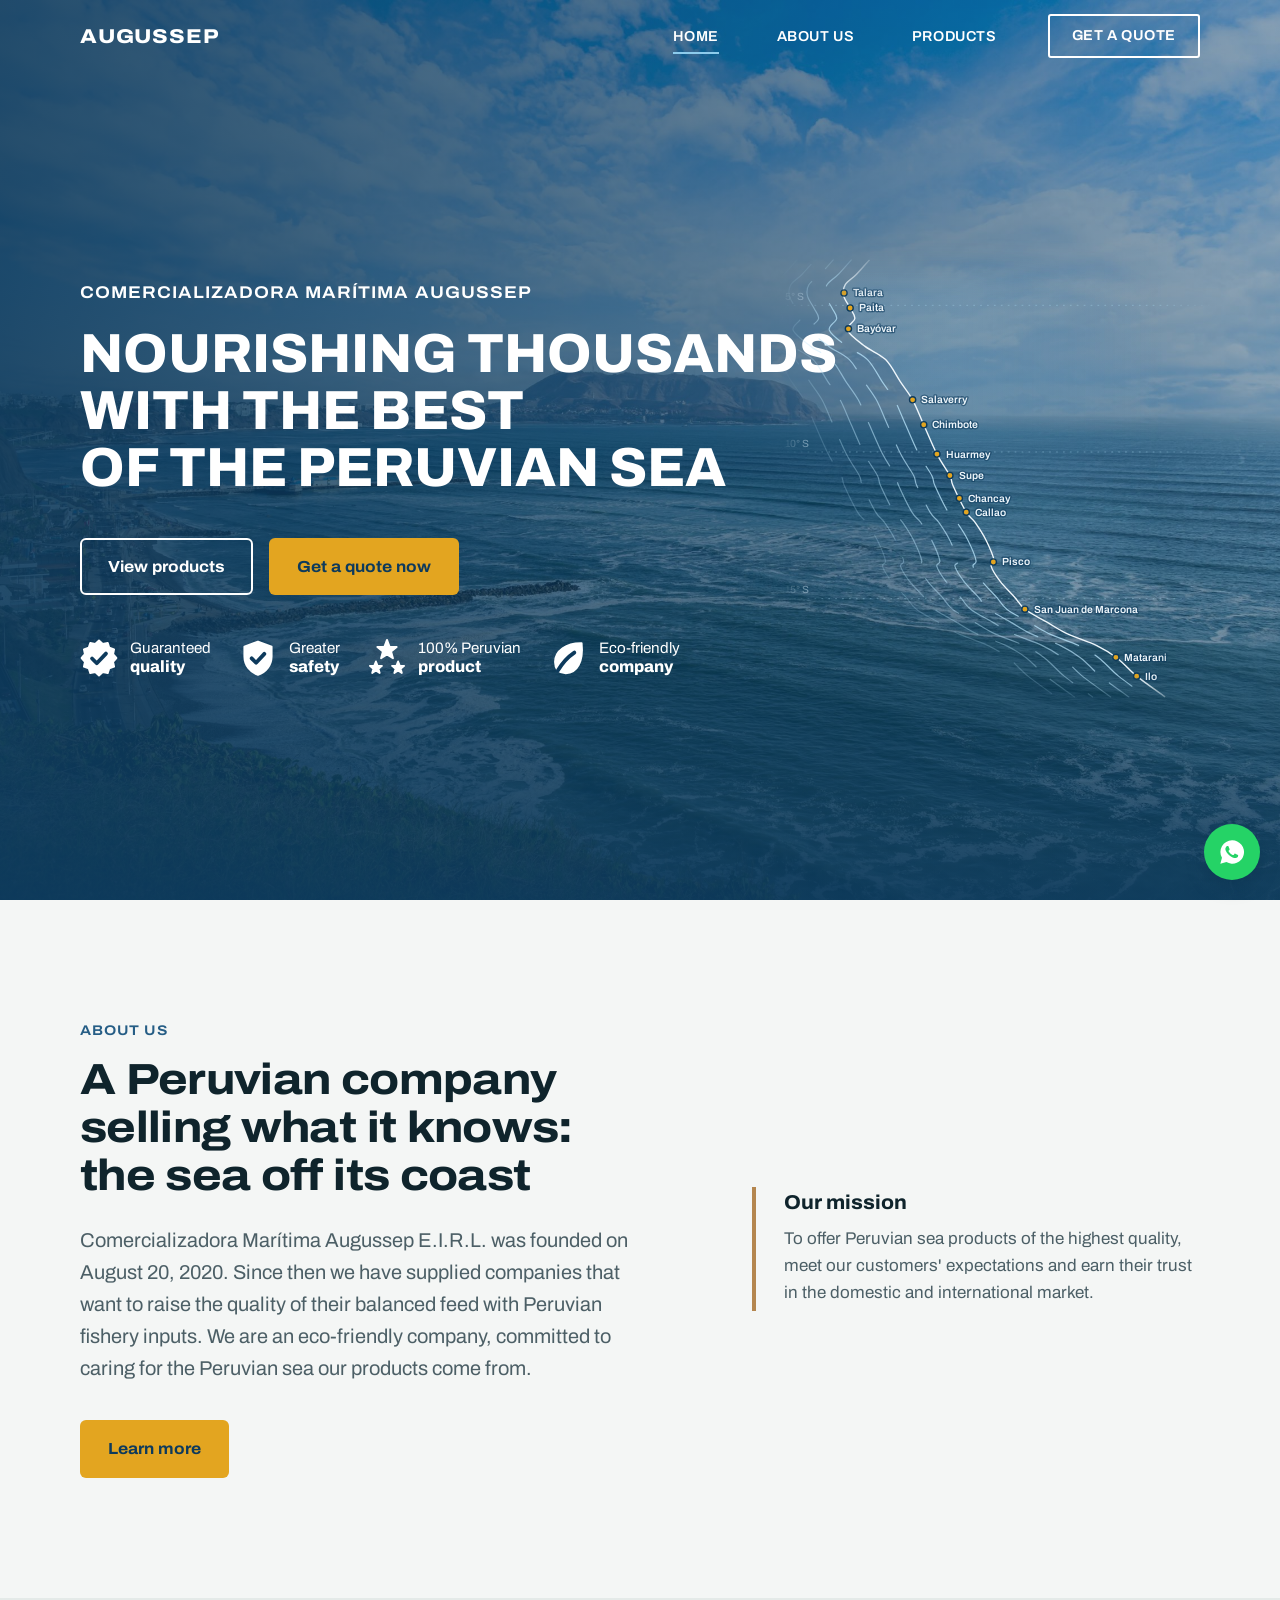
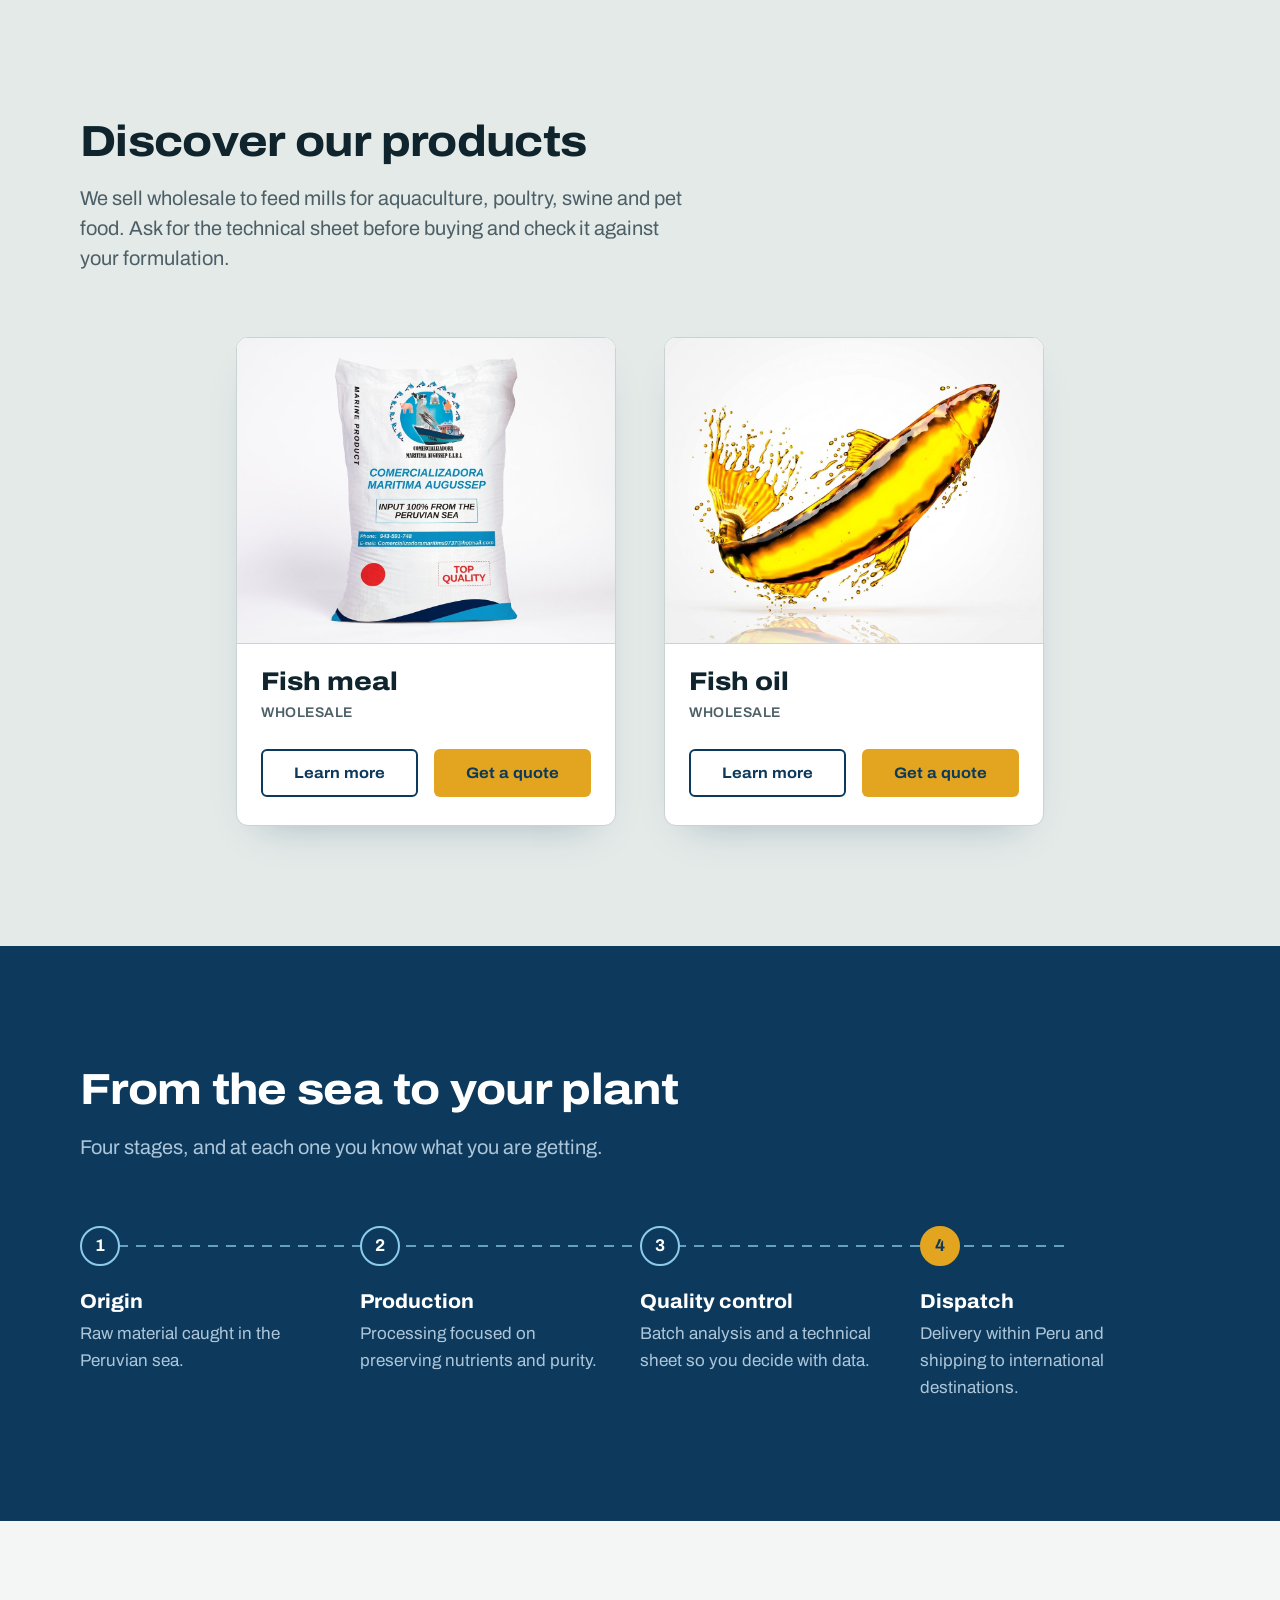
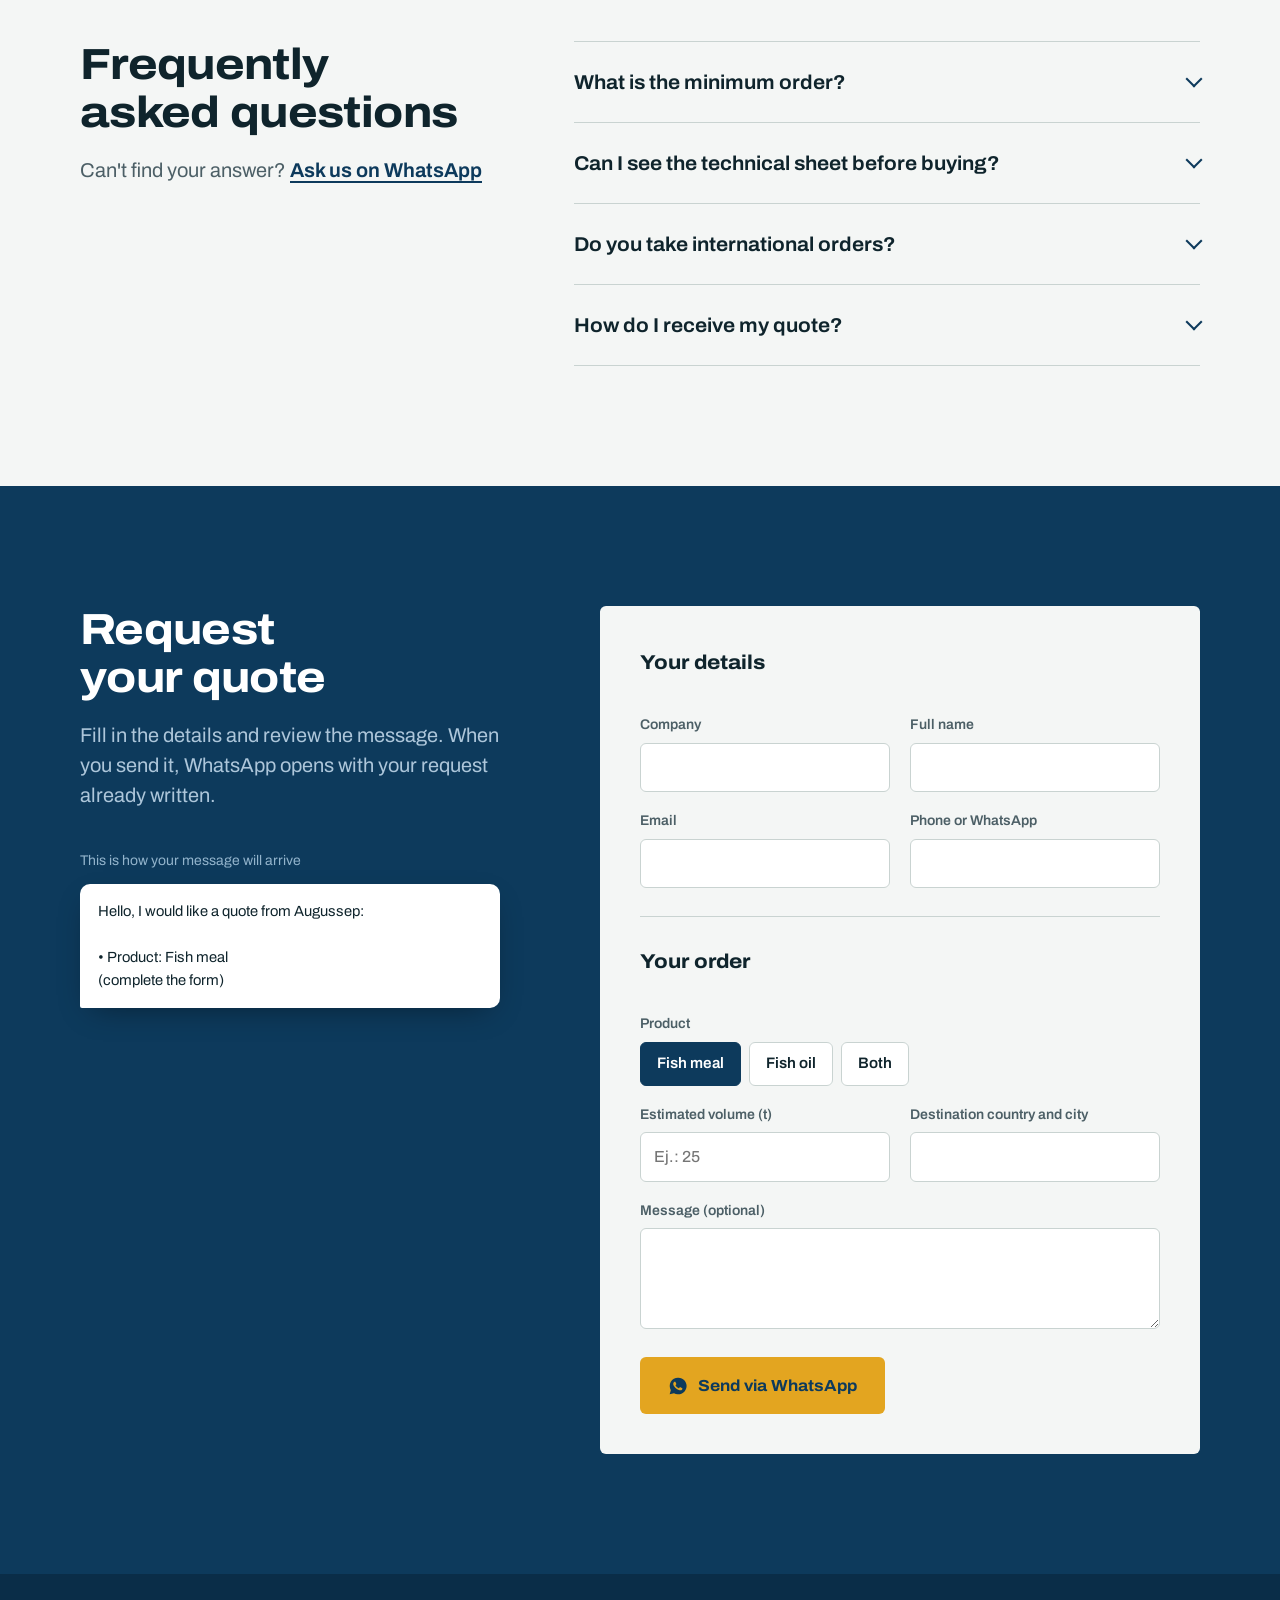
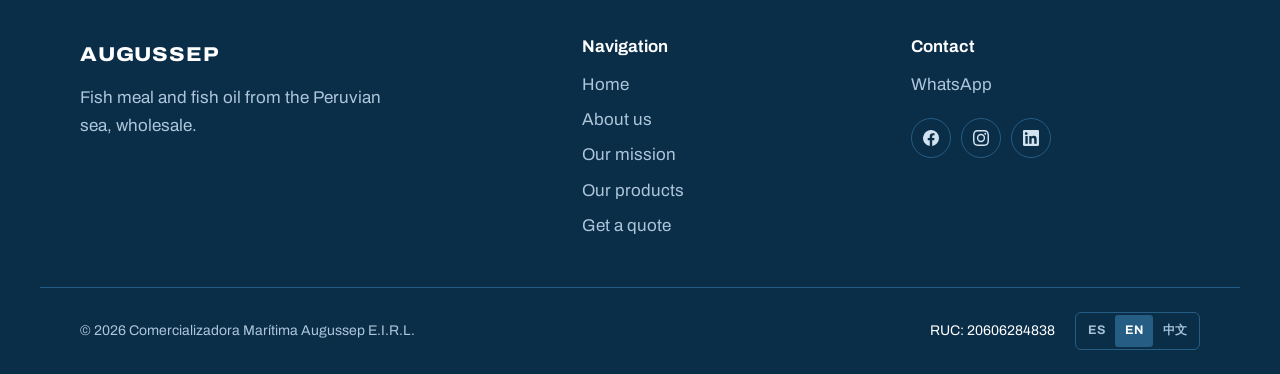
<file: index.html>
<!DOCTYPE html>
<html lang="es">
<head>
  <meta charset="UTF-8">
  <meta http-equiv="refresh" content="0; url=inicio/index.html">
  <title>Augussep</title>
  <link rel="canonical" href="inicio/index.html">
</head>
<body>
  <p><a href="inicio/index.html">Ir a Augussep</a></p>
</body>
</html>
</file>
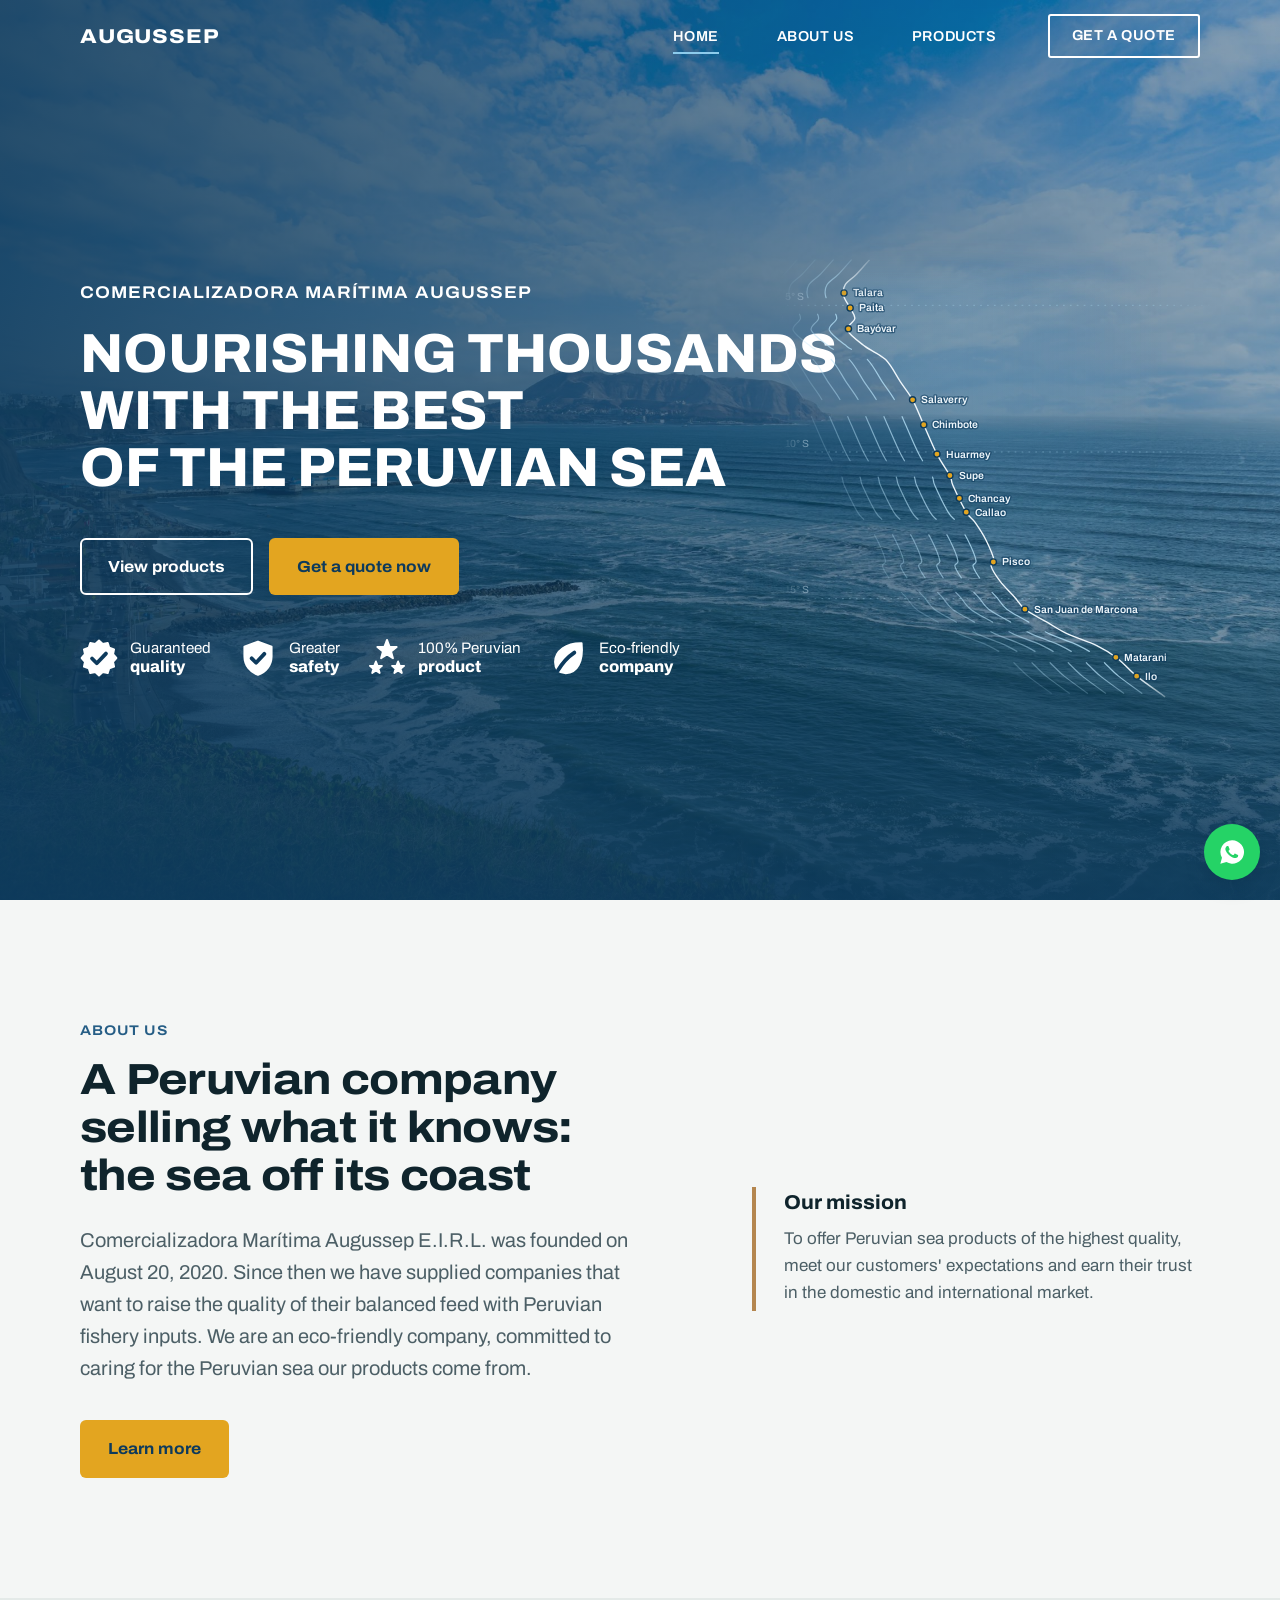
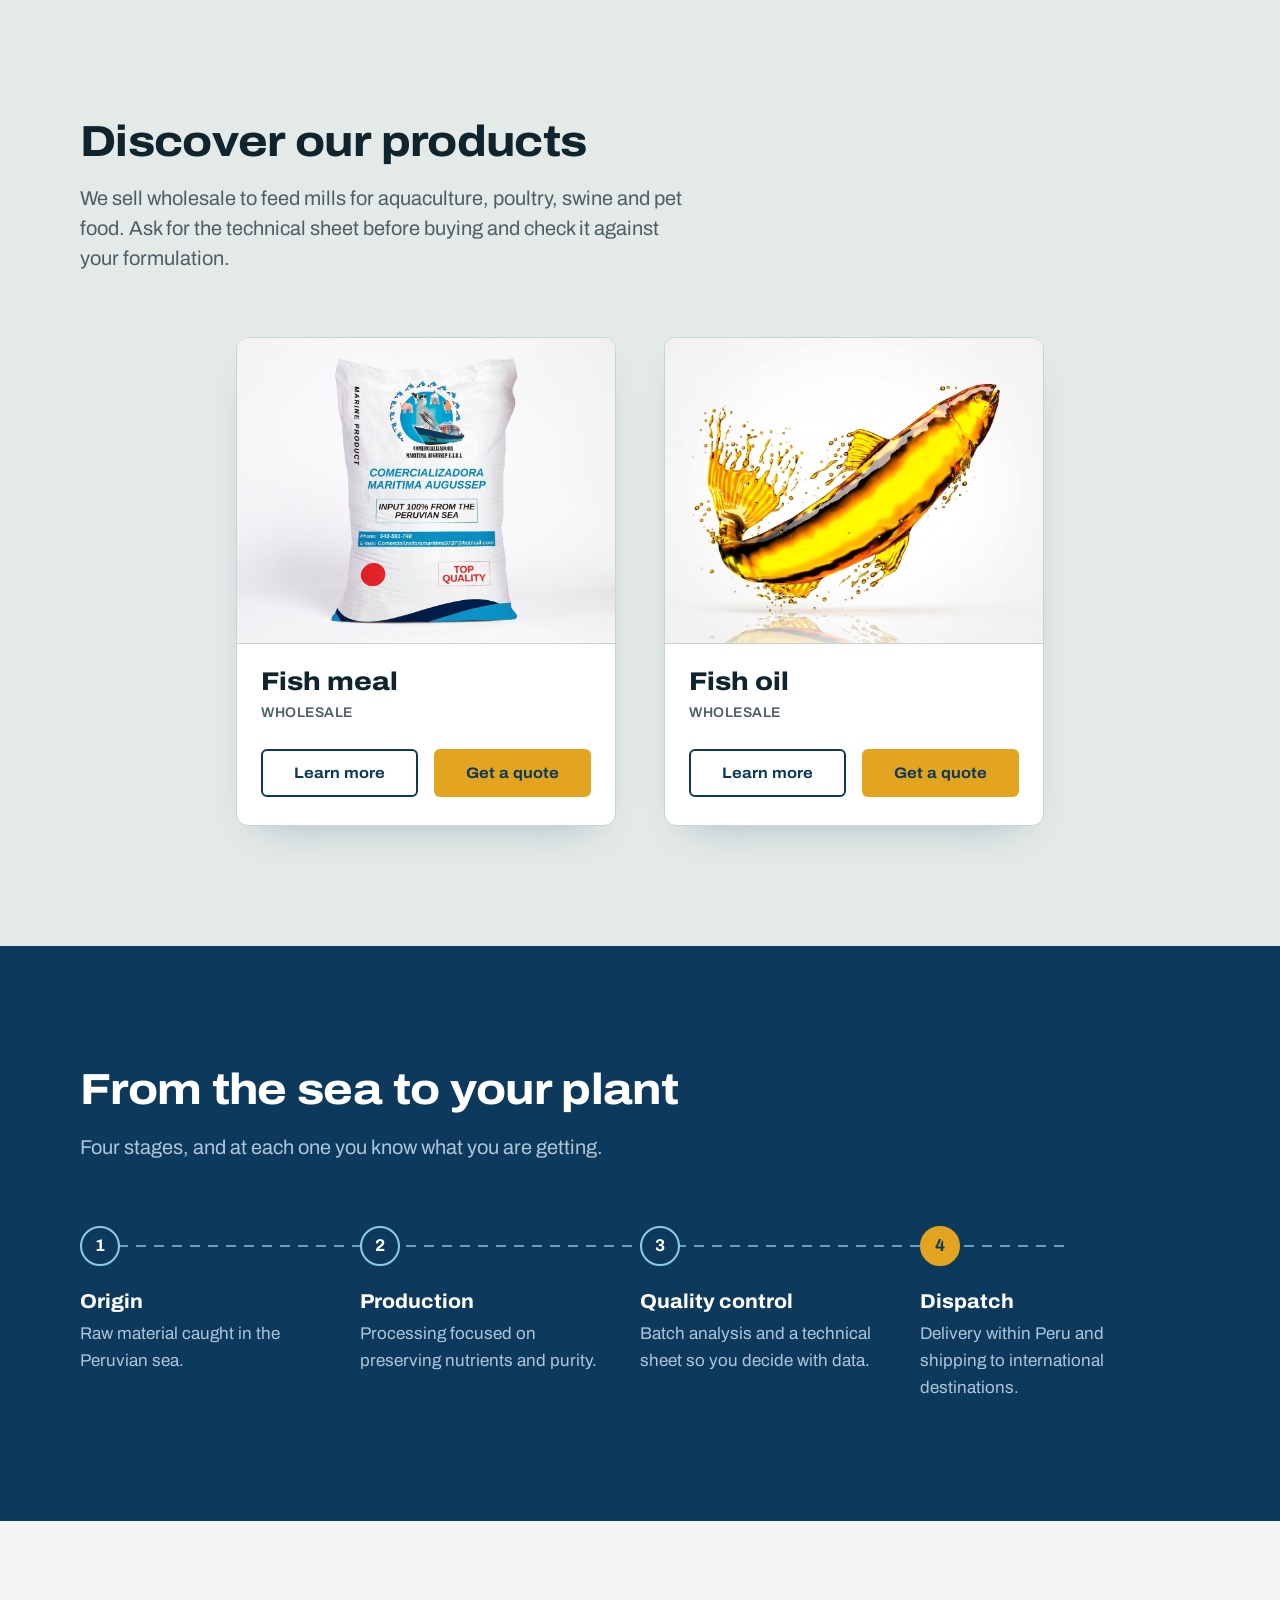
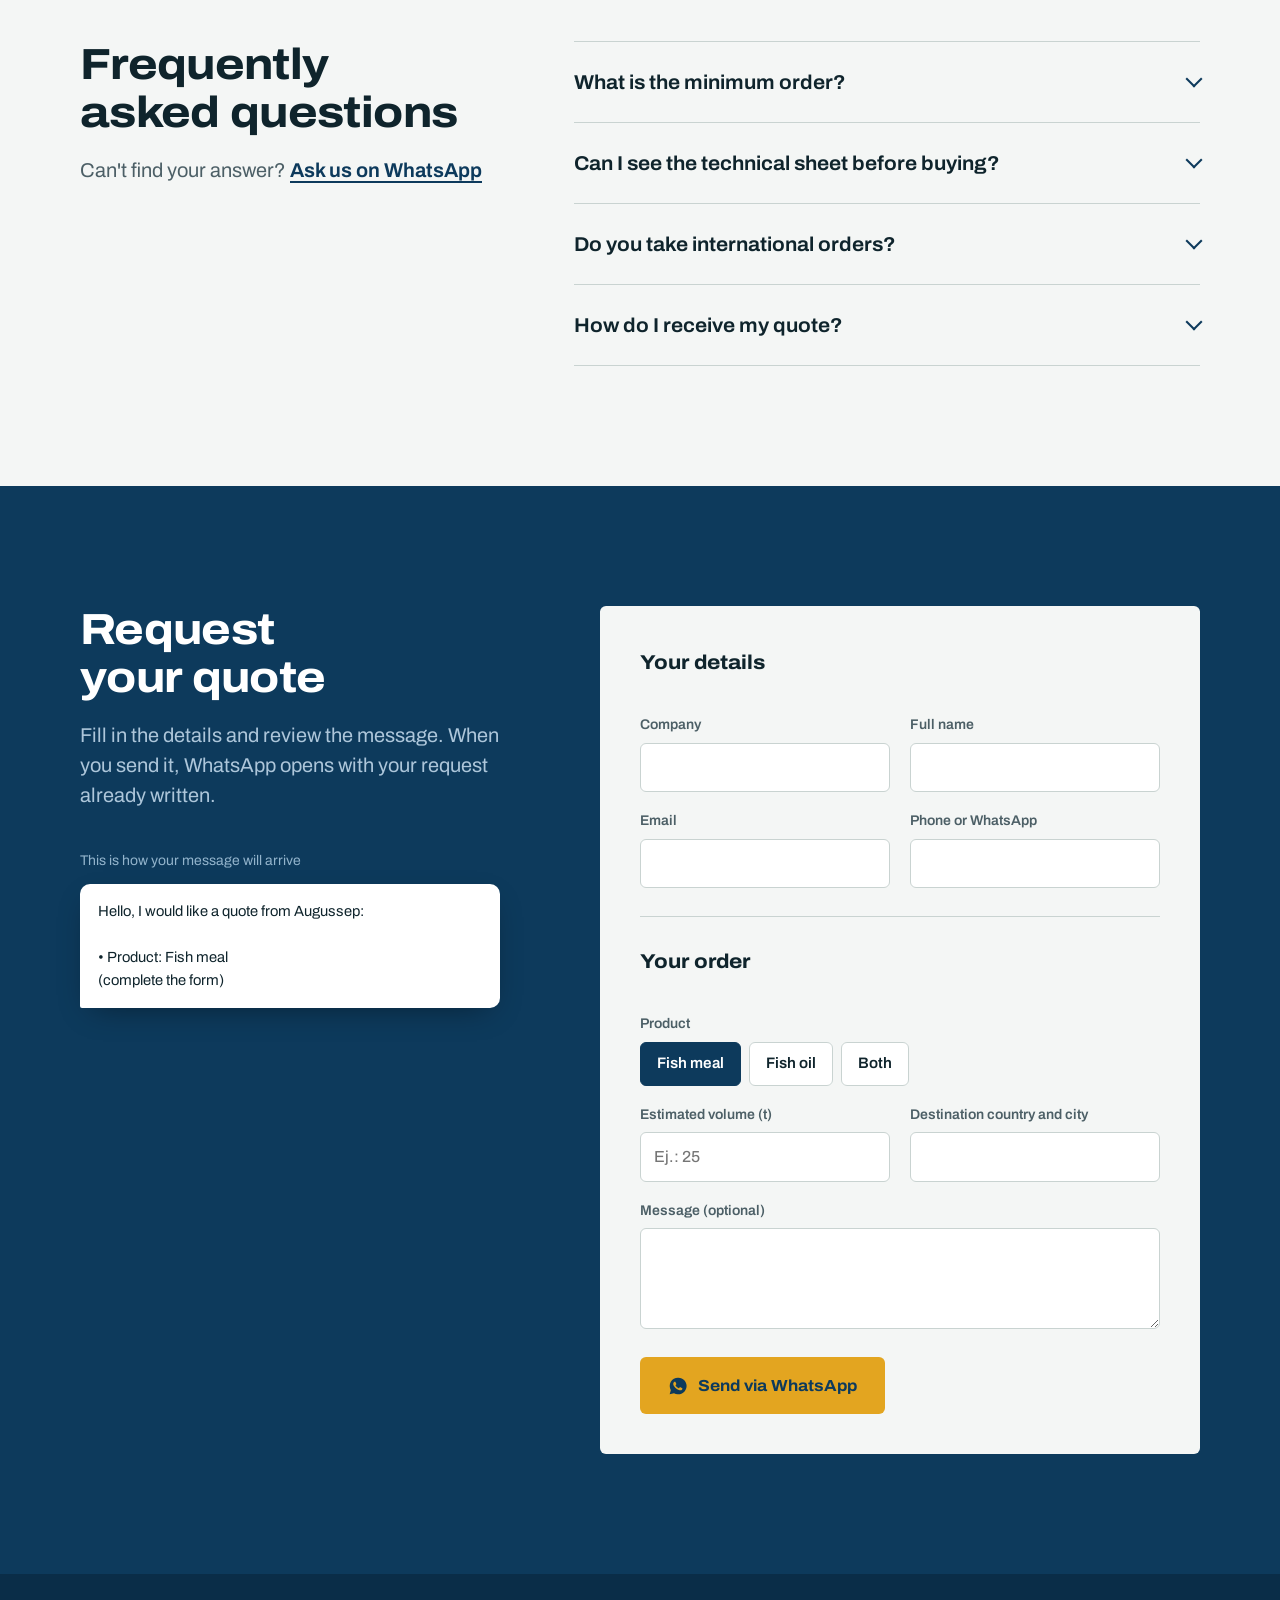
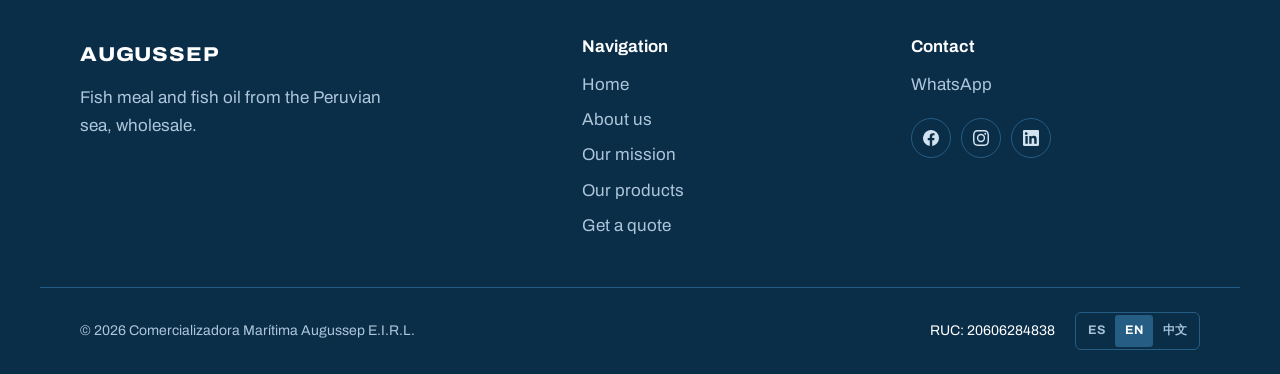
<file: inicio/index.html>
<!DOCTYPE html>
<html lang="es">
<head>
  <meta charset="UTF-8">
  <meta name="viewport" content="width=device-width, initial-scale=1.0">
  <title>Augussep | Harina y aceite de pescado peruano al por mayor</title>
  <meta name="description" content="Comercializadora Marítima Augussep: harina y aceite de pescado del mar peruano, al por mayor, para fabricantes de alimento balanceado.">
  <meta name="theme-color" content="#0d3a5c">
  <meta property="og:type" content="website">
  <meta property="og:title" content="Augussep | Harina y aceite de pescado peruano al por mayor">
  <meta property="og:description" content="Comercializadora Marítima Augussep: harina y aceite de pescado del mar peruano, al por mayor, para fabricantes de alimento balanceado.">
  <meta property="og:image" content="https://comercializadoramaritima.pe/images/og-augussep.jpg">
  <meta property="og:image:width" content="1200">
  <meta property="og:image:height" content="630">
  <meta property="og:image:alt" content="AUGUSSEP: Nutriendo a miles con lo mejor del mar peruano">
  <meta property="og:site_name" content="Augussep">
  <meta name="twitter:card" content="summary_large_image">
  <meta name="twitter:image" content="https://comercializadoramaritima.pe/images/og-augussep.jpg">
  <meta property="og:locale" content="es_PE">
  <link rel="icon" href="../images/favicon.svg" type="image/svg+xml">
  <link rel="preconnect" href="https://fonts.googleapis.com">
  <link rel="preconnect" href="https://fonts.gstatic.com" crossorigin>
  <link href="https://fonts.googleapis.com/css2?family=Archivo:wdth,wght@62..125,400..800&family=Noto+Sans+SC:wght@400;600;800&display=swap" rel="stylesheet">
  <link rel="stylesheet" href="index.css">
  <script type="application/ld+json">
  {"@context": "https://schema.org", "@type": "Organization", "name": "Comercializadora Marítima Augussep E.I.R.L.", "alternateName": "Augussep", "foundingDate": "2020-08-20", "taxID": "20606284838", "address": {"@type": "PostalAddress", "addressCountry": "PE"}}
  </script>
</head>
<body>
  <a class="skip" href="#contenido" data-i18n="skip">Saltar al contenido</a>

  <header class="site-header">
    <div class="wrap header__inner">
      <a class="wordmark" href="../inicio/index.html" aria-label="Augussep, inicio">Augussep</a>
      <button class="nav-toggle" type="button" aria-expanded="false" aria-controls="nav">
        <span class="sr" data-i18n="nav.menu">Menú</span>
        <i></i><i></i>
      </button>
      <nav class="nav" id="nav" aria-label="Principal">
        <ul>
          <li><a href="../inicio/index.html" aria-current="page" data-i18n="nav.home">Inicio</a></li>
          <li><a href="../sobre-nosotros/index.html" data-i18n="nav.aboutLong">Sobre nosotros</a></li>
          <li><a href="../productos/index.html" data-i18n="nav.products">Productos</a></li>
        </ul>
        <a href="#cotizar" class="nav__cta" data-i18n="nav.cta">Cotiza ahora</a>
      </nav>
    </div>
  </header>

  <main>
    <!-- ============ PORTADA ============ -->
    <section class="hero hero--home" id="inicio">
      <div class="hero__bg" aria-hidden="true"></div>
      <div class="wrap hero__grid">
        <div class="hero__copy">
          <p class="hero__kicker" data-i18n="hero.kicker">Comercializadora Marítima Augussep</p>
          <h1 class="hero__title">
            <span data-i18n="hero.t1">Nutriendo a miles</span>
            <span data-i18n="hero.t2">con lo mejor</span>
            <span data-i18n="hero.t3">del mar peruano</span>
          </h1>
          <div class="btn-row">
            <a href="#productos" class="btn btn--line btn--lg" data-i18n="hero.cta2">Ver productos</a>
            <a href="#cotizar" class="btn btn--signal btn--lg" data-i18n="hero.cta1">Cotizar ahora</a>
          </div>
          <ul class="badges">
          <li>
            <svg viewBox="0 0 24 24" aria-hidden="true"><path class="badges__shape" d="M12.00 1.00 L14.38 3.11 L17.50 2.47 L18.51 5.49 L21.53 6.50 L20.89 9.62 L23.00 12.00 L20.89 14.38 L21.53 17.50 L18.51 18.51 L17.50 21.53 L14.38 20.89 L12.00 23.00 L9.62 20.89 L6.50 21.53 L5.49 18.51 L2.47 17.50 L3.11 14.38 L1.00 12.00 L3.11 9.62 L2.47 6.50 L5.49 5.49 L6.50 2.47 L9.62 3.11Z"/><path class="badges__mark" d="M7.6 12.3l3 3 5.8-6.1"/></svg>
            <p><span data-i18n="b1.a">Calidad</span> <strong data-i18n="b1.b">Garantizada</strong></p>
          </li>
          <li>
            <svg viewBox="0 0 24 24" aria-hidden="true"><path class="badges__shape" d="M12 1.6 3.4 4.9v6.2c0 5.4 3.6 10 8.6 11.6 5-1.6 8.6-6.2 8.6-11.6V4.9z"/><path class="badges__mark" d="M8 12.2l2.8 2.8 5.2-5.6"/></svg>
            <p><span data-i18n="b2.a">Mayor</span> <strong data-i18n="b2.b">Seguridad</strong></p>
          </li>
          <li>
            <svg viewBox="0 0 24 24" aria-hidden="true"><path class="badges__shape" d="M12.00 0.60 L13.59 4.82 L18.09 5.02 L14.57 7.83 L15.76 12.18 L12.00 9.70 L8.24 12.18 L9.43 7.83 L5.91 5.02 L10.41 4.82ZM5.00 14.20 L6.00 16.82 L8.80 16.96 L6.62 18.73 L7.35 21.44 L5.00 19.90 L2.65 21.44 L3.38 18.73 L1.20 16.96 L4.00 16.82ZM19.00 14.20 L20.00 16.82 L22.80 16.96 L20.62 18.73 L21.35 21.44 L19.00 19.90 L16.65 21.44 L17.38 18.73 L15.20 16.96 L18.00 16.82Z"/></svg>
            <p><span data-i18n="b3.a">Producto</span> <strong data-i18n="b3.b">100% peruano</strong></p>
          </li>
          <li>
            <svg viewBox="0 0 24 24" aria-hidden="true"><path class="badges__shape" d="M20.6 2.6C11 2.4 3.8 7.4 3.8 14.6c0 2.1.6 3.9 1.6 5.3 1.4 1.1 3.2 1.7 5.2 1.7 7.4 0 11.2-7.6 10-19z"/><path class="badges__mark" d="M5.6 19.9C8.6 14.9 11.8 11.4 16 8.6"/></svg>
            <p><span data-i18n="b4.a">Empresa</span> <strong data-i18n="b4.b">Ecoamigable</strong></p>
          </li>
        </ul>
        </div>
        <figure class="hero__chart">
          <svg class="chart chart--fade" viewBox="0 0 510 571" role="img" aria-labelledby="chart-title"><title id="chart-title">Costa del Perú, la corriente de Humboldt y los principales puertos</title>
          <line class="chart__grid" x1="0" y1="85" x2="510" y2="85"/><text class="chart__lat" x="6" y="79">5° S</text>
          <line class="chart__grid" x1="0" y1="255" x2="510" y2="255"/><text class="chart__lat" x="6" y="249">10° S</text>
          <line class="chart__grid" x1="0" y1="425" x2="510" y2="425"/><text class="chart__lat" x="6" y="419">15° S</text>
          <defs><linearGradient id="fadeV" x1="0" y1="0" x2="0" y2="1"><stop offset="0" stop-color="#fff" stop-opacity="0"/><stop offset=".1" stop-color="#fff"/><stop offset=".92" stop-color="#fff"/><stop offset="1" stop-color="#fff" stop-opacity="0"/></linearGradient><mask id="fade" maskUnits="userSpaceOnUse" x="0" y="0" width="510" height="571"><rect width="510" height="571" fill="url(#fadeV)"/></mask><linearGradient id="landG" x1="0" y1="0" x2="1" y2="0"><stop offset=".3" stop-color="#9ad3f2" stop-opacity=".16"/><stop offset=".85" stop-color="#9ad3f2" stop-opacity="0"/></linearGradient></defs><g mask="url(#fade)">
          <path class="chart__land" d="M103.7 32.3 C101.1 35.1 93.1 44.5 88.4 49.3 C83.7 54.1 77.9 57.1 75.5 61.2 C73.0 65.3 72.8 69.6 73.8 74.1 C74.7 78.6 79.1 83.7 81.3 88.1 C83.4 92.4 87.2 96.0 86.7 100.3 C86.2 104.6 76.2 108.5 78.2 113.9 C80.2 119.3 91.2 126.9 98.6 132.6 C106.0 138.3 115.6 141.1 122.4 147.9 C129.2 154.7 134.2 165.6 139.4 173.4 C144.6 181.2 149.1 186.2 153.7 194.5 C158.2 202.8 161.9 212.9 166.6 223.4 C171.3 233.9 176.9 247.6 181.9 257.4 C186.9 267.2 193.7 276.1 196.9 282.2 C200.0 288.3 197.4 287.0 200.6 294.1 C203.8 301.2 211.6 317.6 215.9 324.7 C220.1 331.8 222.3 331.2 226.1 336.6 C229.9 342.0 235.0 349.6 238.7 357.0 C242.4 364.4 247.2 375.7 248.2 380.8 C249.2 385.9 243.7 383.6 244.8 387.6 C245.9 391.6 250.5 398.7 255.0 404.6 C259.5 410.6 267.2 417.9 272.0 423.3 C276.8 428.7 277.7 432.4 283.9 437.2 C290.1 442.1 301.2 447.4 309.4 452.2 C317.6 457.0 323.6 461.3 333.2 465.8 C342.8 470.3 357.6 474.7 367.2 479.4 C376.8 484.1 383.3 488.1 391.0 494.0 C398.7 499.9 404.2 507.3 413.4 514.8 C422.7 522.2 440.9 534.9 446.4 538.9 L510 538.9 L510 0 L103.7 0 Z"/>
          <path class="chart__current" style="--i:0" d="M82.7 32.3 C80.1 35.1 72.1 44.5 67.4 49.3 C62.7 54.1 56.9 57.1 54.5 61.2 C52.0 65.3 51.8 69.6 52.8 74.1 C53.7 78.6 58.1 83.7 60.3 88.1 C62.4 92.4 66.2 96.0 65.7 100.3 C65.2 104.6 55.2 108.5 57.2 113.9 C59.2 119.3 70.2 126.9 77.6 132.6 C85.0 138.3 94.6 141.1 101.4 147.9 C108.2 154.7 113.2 165.6 118.4 173.4 C123.6 181.2 128.1 186.2 132.7 194.5 C137.2 202.8 140.9 212.9 145.6 223.4 C150.3 233.9 155.9 247.6 160.9 257.4 C165.9 267.2 172.7 276.1 175.9 282.2 C179.0 288.3 176.4 287.0 179.6 294.1 C182.8 301.2 190.6 317.6 194.9 324.7 C199.1 331.8 201.3 331.2 205.1 336.6 C208.9 342.0 214.0 349.6 217.7 357.0 C221.4 364.4 226.2 375.7 227.2 380.8 C228.2 385.9 222.7 383.6 223.8 387.6 C224.9 391.6 229.5 398.7 234.0 404.6 C238.5 410.6 246.2 417.9 251.0 423.3 C255.8 428.7 256.7 432.4 262.9 437.2 C269.1 442.1 280.2 447.4 288.4 452.2 C296.6 457.0 302.6 461.3 312.2 465.8 C321.8 470.3 336.6 474.7 346.2 479.4 C355.8 484.1 362.3 488.1 370.0 494.0 C377.7 499.9 383.2 507.3 392.4 514.8 C401.7 522.2 419.9 534.9 425.4 538.9"/>
          <path class="chart__current" style="--i:1" d="M61.7 32.3 C59.1 35.1 51.1 44.5 46.4 49.3 C41.7 54.1 35.9 57.1 33.5 61.2 C31.0 65.3 30.8 69.6 31.8 74.1 C32.7 78.6 37.1 83.7 39.3 88.1 C41.4 92.4 45.2 96.0 44.7 100.3 C44.2 104.6 34.2 108.5 36.2 113.9 C38.2 119.3 49.2 126.9 56.6 132.6 C64.0 138.3 73.6 141.1 80.4 147.9 C87.2 154.7 92.2 165.6 97.4 173.4 C102.6 181.2 107.1 186.2 111.7 194.5 C116.2 202.8 119.9 212.9 124.6 223.4 C129.3 233.9 134.9 247.6 139.9 257.4 C144.9 267.2 151.7 276.1 154.9 282.2 C158.0 288.3 155.4 287.0 158.6 294.1 C161.8 301.2 169.6 317.6 173.9 324.7 C178.1 331.8 180.3 331.2 184.1 336.6 C187.9 342.0 193.0 349.6 196.7 357.0 C200.4 364.4 205.2 375.7 206.2 380.8 C207.2 385.9 201.7 383.6 202.8 387.6 C203.9 391.6 208.5 398.7 213.0 404.6 C217.5 410.6 225.2 417.9 230.0 423.3 C234.8 428.7 235.7 432.4 241.9 437.2 C248.1 442.1 259.2 447.4 267.4 452.2 C275.6 457.0 281.6 461.3 291.2 465.8 C300.8 470.3 315.6 474.7 325.2 479.4 C334.8 484.1 341.3 488.1 349.0 494.0 C356.7 499.9 362.2 507.3 371.4 514.8 C380.7 522.2 398.9 534.9 404.4 538.9"/>
          <path class="chart__current" style="--i:2" d="M40.7 32.3 C38.1 35.1 30.1 44.5 25.4 49.3 C20.7 54.1 14.9 57.1 12.5 61.2 C10.0 65.3 9.8 69.6 10.8 74.1 C11.7 78.6 16.1 83.7 18.3 88.1 C20.4 92.4 24.2 96.0 23.7 100.3 C23.2 104.6 13.2 108.5 15.2 113.9 C17.2 119.3 28.2 126.9 35.6 132.6 C43.0 138.3 52.6 141.1 59.4 147.9 C66.2 154.7 71.2 165.6 76.4 173.4 C81.6 181.2 86.1 186.2 90.7 194.5 C95.2 202.8 98.9 212.9 103.6 223.4 C108.3 233.9 113.9 247.6 118.9 257.4 C123.9 267.2 130.7 276.1 133.9 282.2 C137.0 288.3 134.4 287.0 137.6 294.1 C140.8 301.2 148.6 317.6 152.9 324.7 C157.1 331.8 159.3 331.2 163.1 336.6 C166.9 342.0 172.0 349.6 175.7 357.0 C179.4 364.4 184.2 375.7 185.2 380.8 C186.2 385.9 180.7 383.6 181.8 387.6 C182.9 391.6 187.5 398.7 192.0 404.6 C196.5 410.6 204.2 417.9 209.0 423.3 C213.8 428.7 214.7 432.4 220.9 437.2 C227.1 442.1 238.2 447.4 246.4 452.2 C254.6 457.0 260.6 461.3 270.2 465.8 C279.8 470.3 294.6 474.7 304.2 479.4 C313.8 484.1 320.3 488.1 328.0 494.0 C335.7 499.9 341.2 507.3 350.4 514.8 C359.7 522.2 377.9 534.9 383.4 538.9"/>
          <path class="chart__current" style="--i:3" d="M19.7 32.3 C17.1 35.1 9.1 44.5 4.4 49.3 C-0.3 54.1 -6.1 57.1 -8.5 61.2 C-11.0 65.3 -11.2 69.6 -10.2 74.1 C-9.3 78.6 -4.9 83.7 -2.7 88.1 C-0.6 92.4 3.2 96.0 2.7 100.3 C2.2 104.6 -7.8 108.5 -5.8 113.9 C-3.8 119.3 7.2 126.9 14.6 132.6 C22.0 138.3 31.6 141.1 38.4 147.9 C45.2 154.7 50.2 165.6 55.4 173.4 C60.6 181.2 65.1 186.2 69.7 194.5 C74.2 202.8 77.9 212.9 82.6 223.4 C87.3 233.9 92.9 247.6 97.9 257.4 C102.9 267.2 109.7 276.1 112.9 282.2 C116.0 288.3 113.4 287.0 116.6 294.1 C119.8 301.2 127.6 317.6 131.9 324.7 C136.1 331.8 138.3 331.2 142.1 336.6 C145.9 342.0 151.0 349.6 154.7 357.0 C158.4 364.4 163.2 375.7 164.2 380.8 C165.2 385.9 159.7 383.6 160.8 387.6 C161.9 391.6 166.5 398.7 171.0 404.6 C175.5 410.6 183.2 417.9 188.0 423.3 C192.8 428.7 193.7 432.4 199.9 437.2 C206.1 442.1 217.2 447.4 225.4 452.2 C233.6 457.0 239.6 461.3 249.2 465.8 C258.8 470.3 273.6 474.7 283.2 479.4 C292.8 484.1 299.3 488.1 307.0 494.0 C314.7 499.9 320.2 507.3 329.4 514.8 C338.7 522.2 356.9 534.9 362.4 538.9"/>
          <path class="chart__current" style="--i:4" d="M-1.3 32.3 C-3.9 35.1 -11.9 44.5 -16.6 49.3 C-21.3 54.1 -27.1 57.1 -29.5 61.2 C-32.0 65.3 -32.2 69.6 -31.2 74.1 C-30.3 78.6 -25.9 83.7 -23.7 88.1 C-21.6 92.4 -17.8 96.0 -18.3 100.3 C-18.8 104.6 -28.8 108.5 -26.8 113.9 C-24.8 119.3 -13.8 126.9 -6.4 132.6 C1.0 138.3 10.6 141.1 17.4 147.9 C24.2 154.7 29.2 165.6 34.4 173.4 C39.6 181.2 44.1 186.2 48.7 194.5 C53.2 202.8 56.9 212.9 61.6 223.4 C66.3 233.9 71.9 247.6 76.9 257.4 C81.9 267.2 88.7 276.1 91.9 282.2 C95.0 288.3 92.4 287.0 95.6 294.1 C98.8 301.2 106.6 317.6 110.9 324.7 C115.1 331.8 117.3 331.2 121.1 336.6 C124.9 342.0 130.0 349.6 133.7 357.0 C137.4 364.4 142.2 375.7 143.2 380.8 C144.2 385.9 138.7 383.6 139.8 387.6 C140.9 391.6 145.5 398.7 150.0 404.6 C154.5 410.6 162.2 417.9 167.0 423.3 C171.8 428.7 172.7 432.4 178.9 437.2 C185.1 442.1 196.2 447.4 204.4 452.2 C212.6 457.0 218.6 461.3 228.2 465.8 C237.8 470.3 252.6 474.7 262.2 479.4 C271.8 484.1 278.3 488.1 286.0 494.0 C293.7 499.9 299.2 507.3 308.4 514.8 C317.7 522.2 335.9 534.9 341.4 538.9"/>
          <path class="chart__current" style="--i:5" d="M-22.3 32.3 C-24.9 35.1 -32.9 44.5 -37.6 49.3 C-42.3 54.1 -48.1 57.1 -50.5 61.2 C-53.0 65.3 -53.2 69.6 -52.2 74.1 C-51.3 78.6 -46.9 83.7 -44.7 88.1 C-42.6 92.4 -38.8 96.0 -39.3 100.3 C-39.8 104.6 -49.8 108.5 -47.8 113.9 C-45.8 119.3 -34.8 126.9 -27.4 132.6 C-20.0 138.3 -10.4 141.1 -3.6 147.9 C3.2 154.7 8.2 165.6 13.4 173.4 C18.6 181.2 23.1 186.2 27.7 194.5 C32.2 202.8 35.9 212.9 40.6 223.4 C45.3 233.9 50.9 247.6 55.9 257.4 C60.9 267.2 67.7 276.1 70.9 282.2 C74.0 288.3 71.4 287.0 74.6 294.1 C77.8 301.2 85.6 317.6 89.9 324.7 C94.1 331.8 96.3 331.2 100.1 336.6 C103.9 342.0 109.0 349.6 112.7 357.0 C116.4 364.4 121.2 375.7 122.2 380.8 C123.2 385.9 117.7 383.6 118.8 387.6 C119.9 391.6 124.5 398.7 129.0 404.6 C133.5 410.6 141.2 417.9 146.0 423.3 C150.8 428.7 151.7 432.4 157.9 437.2 C164.1 442.1 175.2 447.4 183.4 452.2 C191.6 457.0 197.6 461.3 207.2 465.8 C216.8 470.3 231.6 474.7 241.2 479.4 C250.8 484.1 257.3 488.1 265.0 494.0 C272.7 499.9 278.2 507.3 287.4 514.8 C296.7 522.2 314.9 534.9 320.4 538.9"/>
          <path class="chart__coast" d="M103.7 32.3 C101.1 35.1 93.1 44.5 88.4 49.3 C83.7 54.1 77.9 57.1 75.5 61.2 C73.0 65.3 72.8 69.6 73.8 74.1 C74.7 78.6 79.1 83.7 81.3 88.1 C83.4 92.4 87.2 96.0 86.7 100.3 C86.2 104.6 76.2 108.5 78.2 113.9 C80.2 119.3 91.2 126.9 98.6 132.6 C106.0 138.3 115.6 141.1 122.4 147.9 C129.2 154.7 134.2 165.6 139.4 173.4 C144.6 181.2 149.1 186.2 153.7 194.5 C158.2 202.8 161.9 212.9 166.6 223.4 C171.3 233.9 176.9 247.6 181.9 257.4 C186.9 267.2 193.7 276.1 196.9 282.2 C200.0 288.3 197.4 287.0 200.6 294.1 C203.8 301.2 211.6 317.6 215.9 324.7 C220.1 331.8 222.3 331.2 226.1 336.6 C229.9 342.0 235.0 349.6 238.7 357.0 C242.4 364.4 247.2 375.7 248.2 380.8 C249.2 385.9 243.7 383.6 244.8 387.6 C245.9 391.6 250.5 398.7 255.0 404.6 C259.5 410.6 267.2 417.9 272.0 423.3 C276.8 428.7 277.7 432.4 283.9 437.2 C290.1 442.1 301.2 447.4 309.4 452.2 C317.6 457.0 323.6 461.3 333.2 465.8 C342.8 470.3 357.6 474.7 367.2 479.4 C376.8 484.1 383.3 488.1 391.0 494.0 C398.7 499.9 404.2 507.3 413.4 514.8 C422.7 522.2 440.9 534.9 446.4 538.9"/></g>
                                                            <g class="chart__port"><circle cx="74.2" cy="70.7" r="3.6"/><text x="84.2" y="74.7">Talara</text></g>
<g class="chart__port"><circle cx="81.3" cy="88.1" r="3.6"/><text x="91.3" y="92.1">Paita</text></g>
<g class="chart__port"><circle cx="79.3" cy="112.2" r="3.6"/><text x="89.3" y="116.2">Bayóvar</text></g>
<g class="chart__port"><circle cx="153.7" cy="194.5" r="3.6"/><text x="163.7" y="198.5">Salaverry</text></g>
<g class="chart__port"><circle cx="166.6" cy="223.4" r="3.6"/><text x="176.6" y="227.4">Chimbote</text></g>
<g class="chart__port"><circle cx="181.9" cy="257.4" r="3.6"/><text x="191.9" y="261.4">Huarmey</text></g>
<g class="chart__port"><circle cx="196.9" cy="282.2" r="3.6"/><text x="206.9" y="286.2">Supe</text></g>
<g class="chart__port"><circle cx="207.9" cy="308.7" r="3.6"/><text x="217.9" y="312.7">Chancay</text></g>
<g class="chart__port"><circle cx="215.9" cy="324.7" r="3.6"/><text x="225.9" y="328.7">Callao</text></g>
<g class="chart__port"><circle cx="247.3" cy="382.5" r="3.6"/><text x="257.3" y="386.5">Pisco</text></g>
<g class="chart__port"><circle cx="283.9" cy="437.2" r="3.6"/><text x="293.9" y="441.2">San Juan de Marcona</text></g>
<g class="chart__port"><circle cx="389.3" cy="493.0" r="3.6"/><text x="399.3" y="497.0">Matarani</text></g>
<g class="chart__port"><circle cx="413.4" cy="514.8" r="3.6"/><text x="423.4" y="518.8">Ilo</text></g>
</svg>
          <figcaption class="sr" data-i18n="hero.caption">La corriente de Humboldt recorre la costa peruana de sur a norte: aguas frías que sostienen una de las pesquerías más productivas del planeta. El mapa marca los principales puertos del Perú.</figcaption>
        </figure>
      </div>
    </section>

    <!-- ============ SOBRE NOSOTROS ============ -->
    <section class="section" id="contenido">
      <div class="wrap about">
        <div class="about__main">
          <p class="kicker" data-i18n="about.kicker">Sobre nosotros</p>
          <h2 data-i18n="about.title">Una empresa peruana que vende lo que conoce: el mar de su costa</h2>
          <p class="lead" data-i18n="about.text">Comercializadora Marítima Augussep E.I.R.L. nació el 20 de agosto de 2020. Desde entonces abastecemos a empresas que quieren mejorar la calidad de sus alimentos balanceados con insumos pesqueros peruanos. Somos una empresa ecoamigable, comprometida con el cuidado del mar peruano del que provienen nuestros productos.</p>
          <div class="btn-row">
            <a href="../sobre-nosotros/index.html" class="btn btn--signal btn--lg" data-i18n="about.more">Conoce más</a>
          </div>
        </div>
        <aside class="about__mission">
          <h3 data-i18n="about.mission.title">Nuestra misión</h3>
          <p data-i18n="about.mission.text">Ofrecer productos del mar peruano con la más alta calidad, cumplir las expectativas de nuestros clientes y ganar su confianza en el mercado nacional e internacional.</p>
        </aside>
      </div>
    </section>

    <!-- ============ PRODUCTOS ============ -->
    <section class="section section--fog" id="productos">
      <div class="wrap">
        <header class="section-head">
          <h2 data-i18n="prod.title">Conoce nuestros productos</h2>
          <p data-i18n="prod.sub">Vendemos al por mayor a plantas de alimento balanceado para acuicultura, avicultura, porcinos y mascotas. Pide la ficha técnica antes de comprar y compárala con tu formulación.</p>
        </header>
        <div class="cards">
          <article class="card">
            <div class="card__media"><img src="../images/harina.jpg" alt="Saco de harina de pescado de Comercializadora Marítima Augussep" width="1200" height="967" loading="lazy"></div>
            <div class="card__body">
              <h3 data-i18n="p1.name">Harina de pescado</h3>
              <p data-i18n="card.wholesale">Venta al por mayor</p>
              <div class="btn-row">
                <a href="../productos/index.html#harina" class="btn btn--outline" data-i18n="card.more">Conoce más</a>
                <a href="#cotizar" class="btn btn--signal" data-product="harina" data-i18n="card.quote">Cotizar ahora</a>
              </div>
            </div>
          </article>
          <article class="card">
            <div class="card__media"><img src="../images/aceite.jpg" alt="Aceite de pescado dorado con forma de pez" width="1200" height="967" loading="lazy"></div>
            <div class="card__body">
              <h3 data-i18n="p2.name">Aceite de pescado</h3>
              <p data-i18n="card.wholesale">Venta al por mayor</p>
              <div class="btn-row">
                <a href="../productos/index.html#aceite" class="btn btn--outline" data-i18n="card.more">Conoce más</a>
                <a href="#cotizar" class="btn btn--signal" data-product="aceite" data-i18n="card.quote">Cotizar ahora</a>
              </div>
            </div>
          </article>
        </div>
      </div>
    </section>

    <!-- ============ PROCESO ============ -->
    <section class="section section--deep" id="proceso">
      <div class="wrap">
        <header class="section-head">
          <h2 data-i18n="proc.title">Del mar a tu planta</h2>
          <p data-i18n="proc.sub">Cuatro etapas, y en cada una sabes qué estás recibiendo.</p>
        </header>
        <ol class="route">
          <li><h3 data-i18n="s1.t">Origen</h3><p data-i18n="s1.d">Materia prima capturada en el mar peruano.</p></li>
          <li><h3 data-i18n="s2.t">Producción</h3><p data-i18n="s2.d">Procesamiento orientado a conservar nutrientes y pureza.</p></li>
          <li><h3 data-i18n="s3.t">Control de calidad</h3><p data-i18n="s3.d">Análisis por lote y ficha técnica para que decidas con datos.</p></li>
          <li><h3 data-i18n="s4.t">Despacho</h3><p data-i18n="s4.d">Entrega en el Perú y embarque a destinos internacionales.</p></li>
        </ol>
      </div>
    </section>

    <!-- ============ PREGUNTAS ============ -->
    <section class="section" id="faq">
      <div class="wrap faq-grid">
        <header class="section-head">
          <h2 data-i18n="faq.title">Preguntas frecuentes</h2>
          <p><span data-i18n="faq.sub">¿No encuentras tu respuesta?</span> <a class="inline-link" href="#" data-wa="Hola, tengo una consulta sobre los productos de Augussep." data-i18n="faq.ask">Pregúntanos por WhatsApp</a></p>
        </header>
        <div class="faq">
          <details>
            <summary data-i18n="q1">¿Cuál es el pedido mínimo?</summary>
            <p data-i18n="a1">Depende del producto y del destino. Indica tu volumen estimado en el formulario y te confirmamos las condiciones.</p>
          </details>
          <details>
            <summary data-i18n="q2">¿Puedo ver la ficha técnica antes de comprar?</summary>
            <p data-i18n="a2">Sí. La encuentras en la página de Productos o puedes pedirla junto con tu cotización.</p>
          </details>
          <details>
            <summary data-i18n="q3">¿Atienden pedidos internacionales?</summary>
            <p data-i18n="a3">Sí. Atendemos el mercado nacional e internacional. Indica el país y la ciudad de destino en el formulario.</p>
          </details>
          <details>
            <summary data-i18n="q4">¿Cómo recibo mi cotización?</summary>
            <p data-i18n="a4">Te respondemos por WhatsApp con las condiciones para tu pedido.</p>
          </details>
        </div>
      </div>
    </section>


    <!-- ============ COTIZACIÓN ============ -->
    <section class="section section--deep quote" id="cotizar">
      <div class="wrap quote__grid">
        <div class="quote__intro">
          <h2 data-i18n="quote.title">Solicita tu cotización</h2>
          <p data-i18n="quote.text">Completa los datos y revisa el mensaje. Al enviarlo se abre WhatsApp con tu solicitud ya redactada.</p>

          <div class="preview" aria-live="polite">
            <p class="preview__label" data-i18n="quote.preview">Así llegará tu mensaje</p>
            <div class="preview__bubble"><pre id="wa-preview"></pre></div>
          </div>
        </div>

        <form class="form" id="quote-form" novalidate>
          <fieldset>
            <legend data-i18n="f.who">Tus datos</legend>
            <label class="field"><span data-i18n="f.company">Empresa</span><input name="company" required autocomplete="organization"><em class="field__err" data-i18n="err.required">Este dato es obligatorio.</em></label>
            <label class="field"><span data-i18n="f.name">Nombre y apellido</span><input name="name" required autocomplete="name"><em class="field__err" data-i18n="err.required">Este dato es obligatorio.</em></label>
            <label class="field"><span data-i18n="f.email">Correo</span><input name="email" type="email" required autocomplete="email"><em class="field__err" data-i18n="err.email">Escribe un correo válido, por ejemplo nombre@empresa.com.</em></label>
            <label class="field"><span data-i18n="f.phone">Teléfono o WhatsApp</span><input name="phone" type="tel" autocomplete="tel"></label>
          </fieldset>

          <fieldset>
            <legend data-i18n="f.what">Tu pedido</legend>
            <div class="field field--full">
              <span id="product-label" data-i18n="f.product">Producto</span>
              <div class="segmented" role="radiogroup" aria-labelledby="product-label">
                <label><input type="radio" name="product" value="harina" checked><span data-i18n="p1.name">Harina de pescado</span></label>
                <label><input type="radio" name="product" value="aceite"><span data-i18n="p2.name">Aceite de pescado</span></label>
                <label><input type="radio" name="product" value="ambos"><span data-i18n="f.both">Ambos</span></label>
              </div>
            </div>
            <label class="field"><span data-i18n="f.volume">Volumen estimado (t)</span><input name="volume" inputmode="decimal" placeholder="Ej.: 25"></label>
            <label class="field"><span data-i18n="f.dest">País y ciudad de destino</span><input name="dest" autocomplete="country-name"></label>
            <label class="field field--full"><span data-i18n="f.msg">Mensaje (opcional)</span><textarea name="msg" rows="3"></textarea></label>
          </fieldset>

          <div class="form__foot">
            <button type="submit" class="btn btn--signal btn--lg">
              <svg viewBox="0 0 24 24" aria-hidden="true"><path d="M12 2a10 10 0 0 0-8.6 15L2 22l5.2-1.4A10 10 0 1 0 12 2zm5.2 13.9c-.2.6-1.3 1.2-1.8 1.2-.5.1-1 .2-3.3-.7-2.8-1.1-4.5-3.9-4.7-4.1-.1-.2-1.1-1.5-1.1-2.8s.7-2 1-2.3c.2-.3.5-.3.7-.3h.5c.2 0 .4 0 .6.5l.8 2c.1.2.1.4 0 .5l-.3.5-.4.4c-.1.2-.3.3-.1.6.2.3.7 1.2 1.5 1.9 1 .9 1.9 1.2 2.2 1.3.3.1.4.1.6-.1l.8-1c.2-.3.4-.2.6-.1l1.9.9c.3.1.5.2.5.3.1.2.1.8-.1 1.4z"/></svg>
              <span data-i18n="f.submit">Enviar por WhatsApp</span>
            </button>
            <p class="form__status" id="form-status" role="status"></p>
          </div>
        </form>
      </div>
    </section>
  </main>

  <footer class="site-footer">
    <div class="wrap footer__grid">
      <div class="footer__brand">
        <a class="wordmark" href="../inicio/index.html">Augussep</a>
        <p data-i18n="foot.tag">Harina y aceite de pescado del mar peruano, al por mayor.</p>
      </div>
      <nav aria-label="Pie de página">
        <h4 data-i18n="foot.nav">Navegación</h4>
        <ul>
          <li><a href="../inicio/index.html" data-i18n="nav.home">Inicio</a></li>
          <li><a href="../sobre-nosotros/index.html" data-i18n="nav.aboutLong">Sobre nosotros</a></li>
          <li><a href="../sobre-nosotros/index.html#mision" data-i18n="foot.mission">Nuestra misión</a></li>
          <li><a href="../productos/index.html" data-i18n="foot.products">Nuestros productos</a></li>
          <li><a href="#cotizar" data-i18n="foot.quote">Cotizar ahora</a></li>
        </ul>
      </nav>
      <div>
        <h4 data-i18n="foot.contact">Contacto</h4>
        <ul>
          <li><a href="#" data-wa="Hola, quisiera información sobre los productos de Augussep.">WhatsApp</a></li>
        </ul>
        <div class="socials">
          <a href="#" aria-label="Facebook"><svg viewBox="0 0 24 24"><path d="M24 12a12 12 0 1 0-13.9 11.9v-8.4H7.1V12h3V9.4c0-3 1.8-4.7 4.5-4.7 1.3 0 2.7.2 2.7.2v3h-1.5c-1.5 0-2 .9-2 1.9V12h3.4l-.5 3.5h-2.9v8.4A12 12 0 0 0 24 12z"/></svg></a>
          <a href="#" aria-label="Instagram"><svg viewBox="0 0 24 24"><path d="M12 2.2c3.2 0 3.6 0 4.8.1 3.3.1 4.8 1.7 4.9 4.9.1 1.3.1 1.6.1 4.8s0 3.6-.1 4.8c-.1 3.2-1.7 4.8-4.9 4.9-1.3.1-1.6.1-4.8.1s-3.6 0-4.8-.1c-3.3-.1-4.8-1.7-4.9-4.9C2.2 15.6 2.2 15.2 2.2 12s0-3.6.1-4.8C2.4 3.9 4 2.4 7.2 2.3 8.4 2.2 8.8 2.2 12 2.2zM12 0C8.7 0 8.3 0 7.1.1 2.7.3.3 2.7.1 7.1 0 8.3 0 8.7 0 12s0 3.7.1 4.9c.2 4.4 2.6 6.8 7 7C8.3 24 8.7 24 12 24s3.7 0 4.9-.1c4.4-.2 6.8-2.6 7-7 .1-1.2.1-1.6.1-4.9s0-3.7-.1-4.9c-.2-4.4-2.6-6.8-7-7C15.7 0 15.3 0 12 0zm0 5.8a6.2 6.2 0 1 0 0 12.4 6.2 6.2 0 0 0 0-12.4zM12 16a4 4 0 1 1 0-8 4 4 0 0 1 0 8zm6.4-11.8a1.4 1.4 0 1 0 0 2.9 1.4 1.4 0 0 0 0-2.9z"/></svg></a>
          <a href="#" aria-label="LinkedIn"><svg viewBox="0 0 24 24"><path d="M20.4 20.5h-3.6v-5.6c0-1.3 0-3-1.8-3s-2.1 1.4-2.1 2.9v5.7H9.4V9h3.4v1.6c.5-.9 1.6-1.8 3.4-1.8 3.6 0 4.3 2.4 4.3 5.5v6.2zM5.3 7.4a2.1 2.1 0 1 1 0-4.1 2.1 2.1 0 0 1 0 4.1zM7.1 20.5H3.6V9h3.5v11.5zM22.2 0H1.8C.8 0 0 .8 0 1.7v20.6c0 .9.8 1.7 1.8 1.7h20.4c1 0 1.8-.8 1.8-1.7V1.7C24 .8 23.2 0 22.2 0z"/></svg></a>
        </div>
      </div>
    </div>
    <div class="wrap footer__bottom">
      <span>© <span data-year>2026</span> Comercializadora Marítima Augussep E.I.R.L.</span>
      <span class="footer__meta">
        <span>RUC: 20606284838</span>
        <span class="lang" role="group" aria-label="Idioma / Language">
          <button type="button" data-lang="es" aria-pressed="true">ES</button>
          <button type="button" data-lang="en" aria-pressed="false">EN</button>
          <button type="button" data-lang="zh" aria-pressed="false" lang="zh-CN">中文</button>
        </span>
      </span>
    </div>
  </footer>

  <a class="wa-float" href="#" data-wa="Hola, quisiera cotizar los productos de Augussep." aria-label="Escríbenos por WhatsApp">
    <svg viewBox="0 0 24 24" aria-hidden="true"><path d="M12 2a10 10 0 0 0-8.6 15L2 22l5.2-1.4A10 10 0 1 0 12 2zm5.2 13.9c-.2.6-1.3 1.2-1.8 1.2-.5.1-1 .2-3.3-.7-2.8-1.1-4.5-3.9-4.7-4.1-.1-.2-1.1-1.5-1.1-2.8s.7-2 1-2.3c.2-.3.5-.3.7-.3h.5c.2 0 .4 0 .6.5l.8 2c.1.2.1.4 0 .5l-.3.5-.4.4c-.1.2-.3.3-.1.6.2.3.7 1.2 1.5 1.9 1 .9 1.9 1.2 2.2 1.3.3.1.4.1.6-.1l.8-1c.2-.3.4-.2.6-.1l1.9.9c.3.1.5.2.5.3.1.2.1.8-.1 1.4z"/></svg>
  </a>

  <script src="index.js"></script>
</body>
</html>
</file>
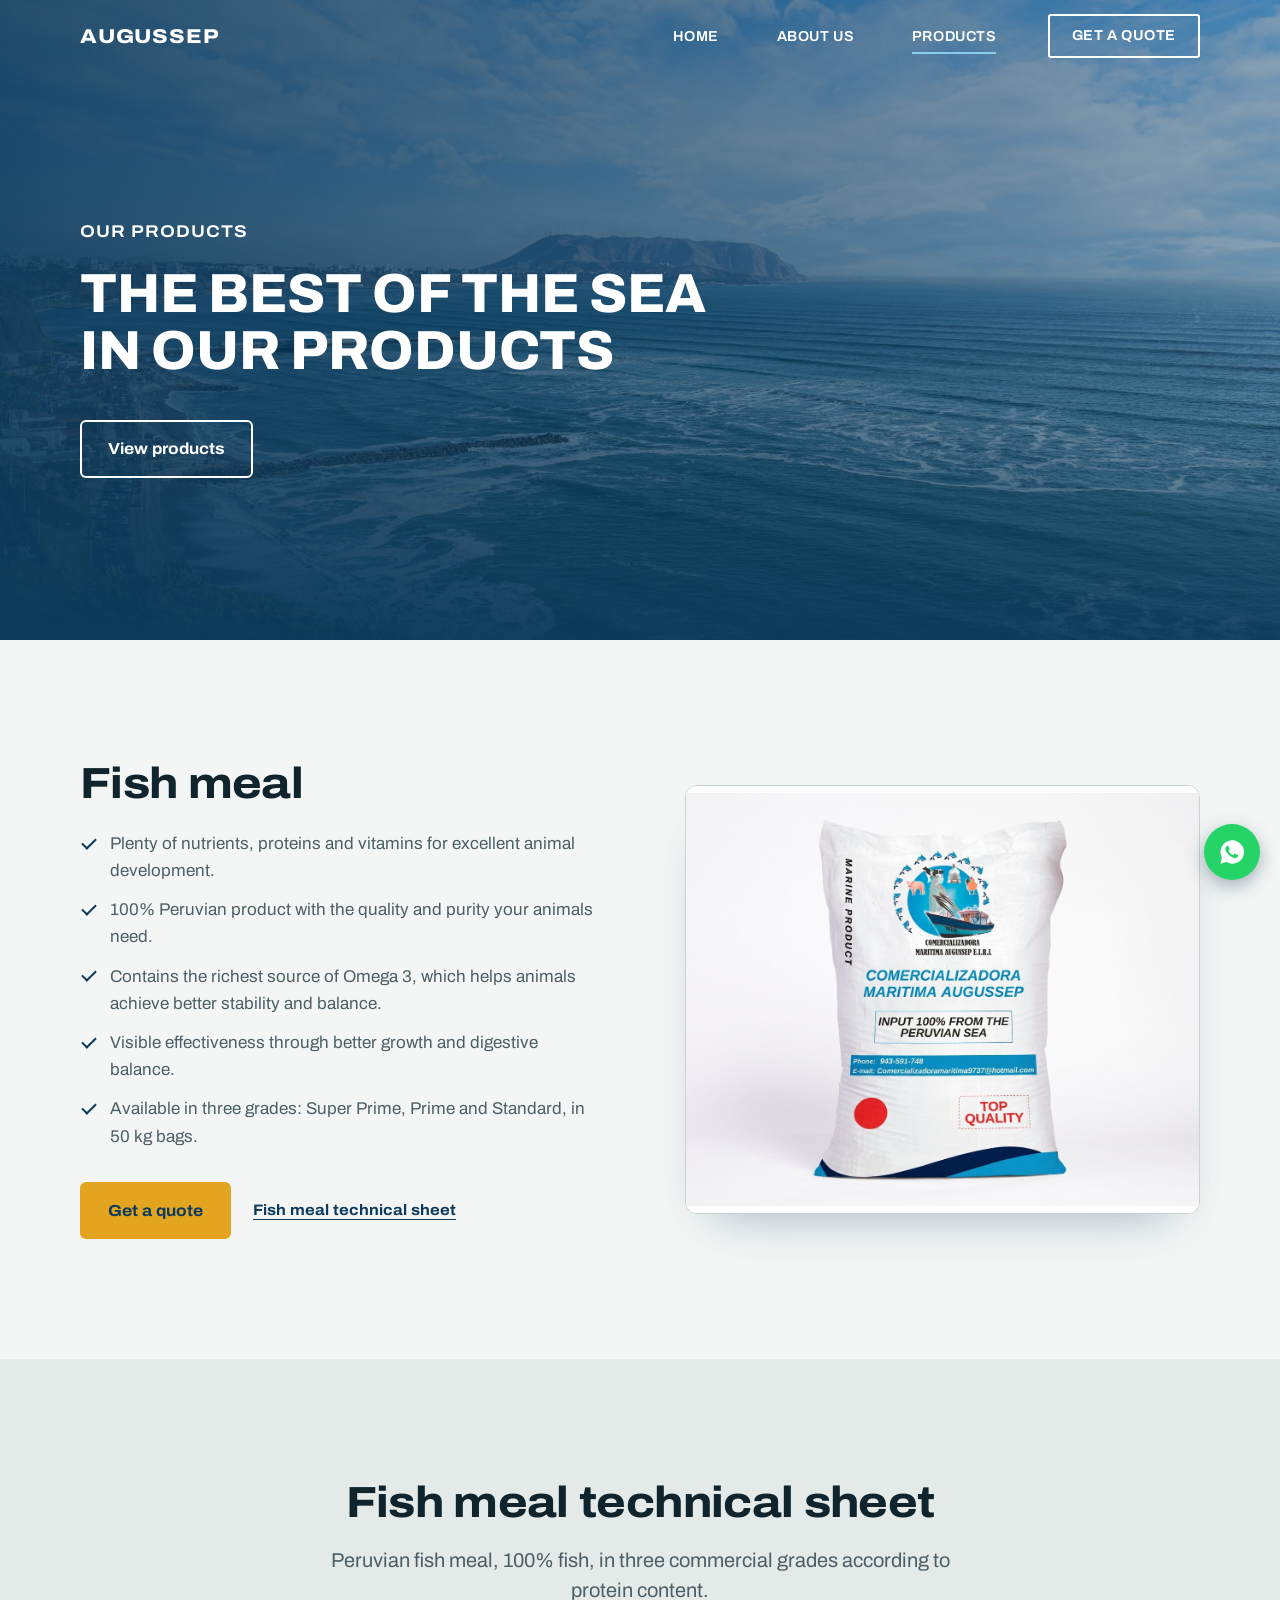
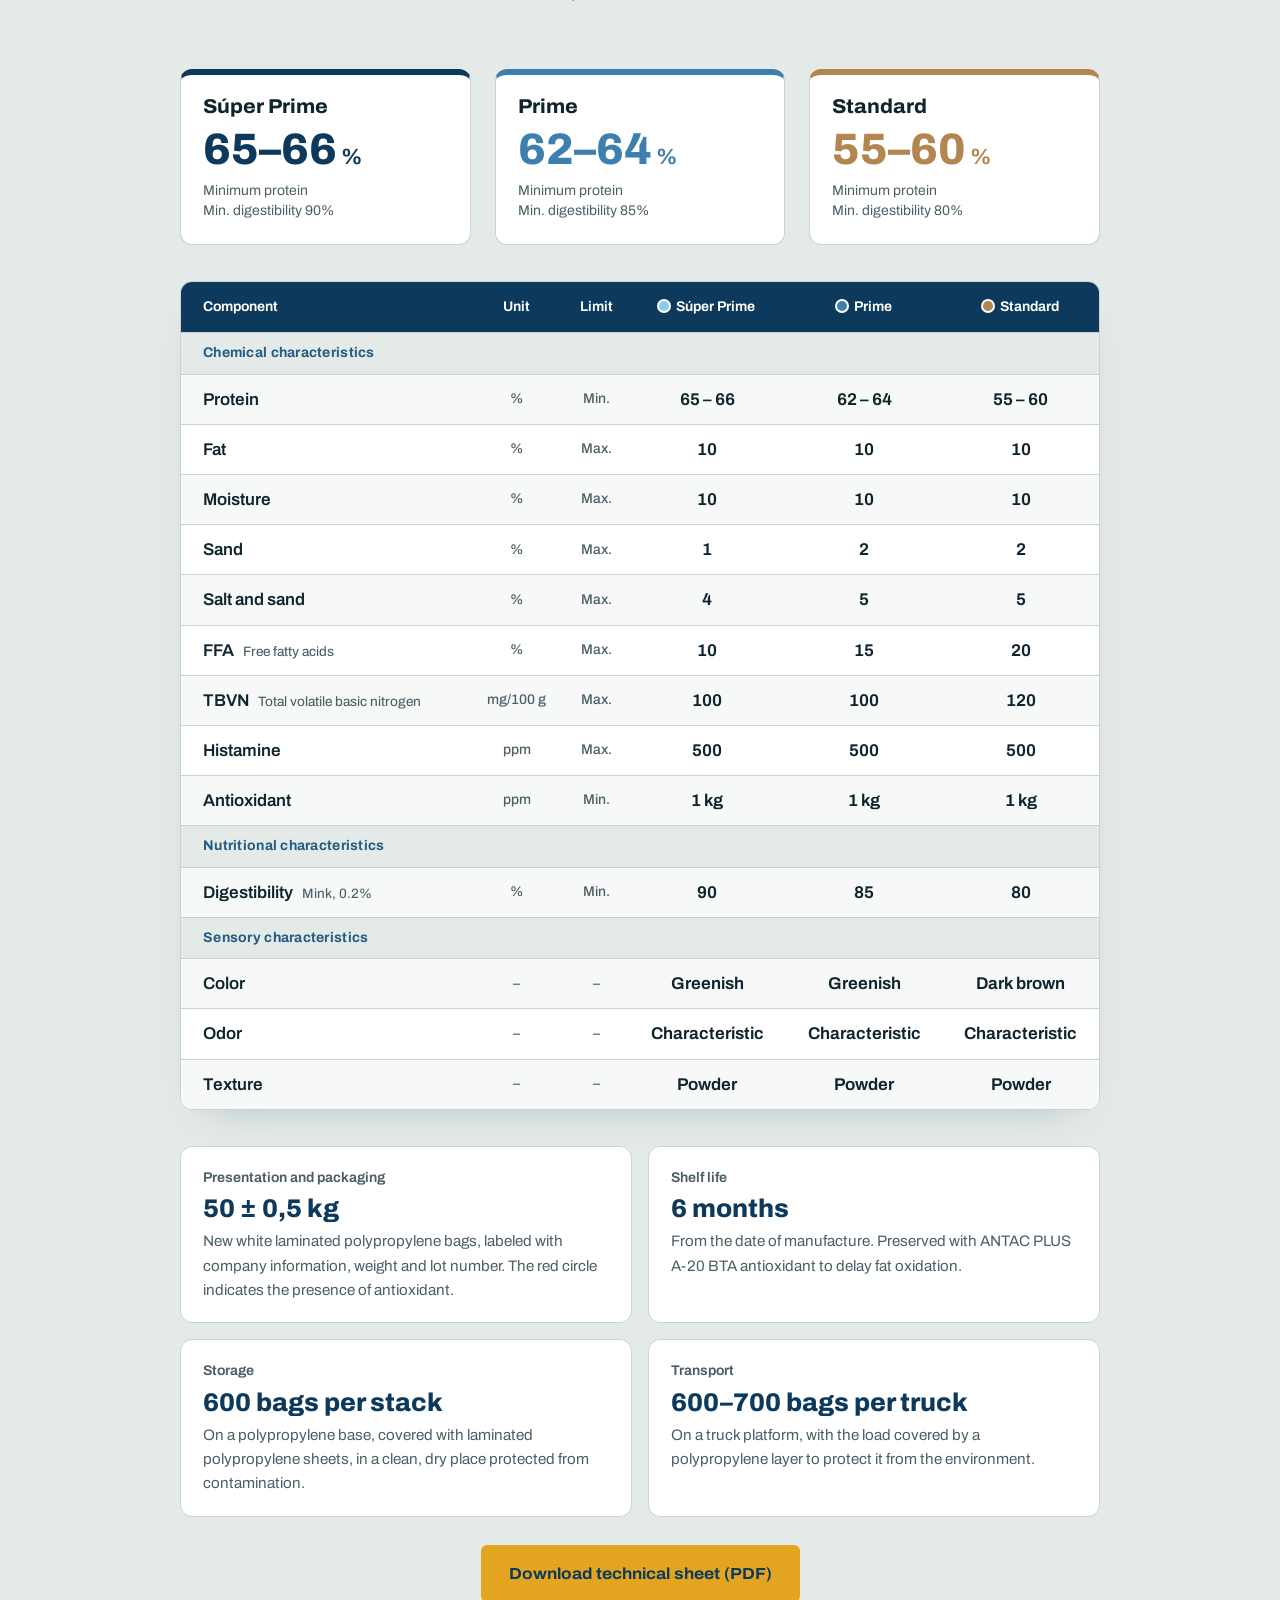
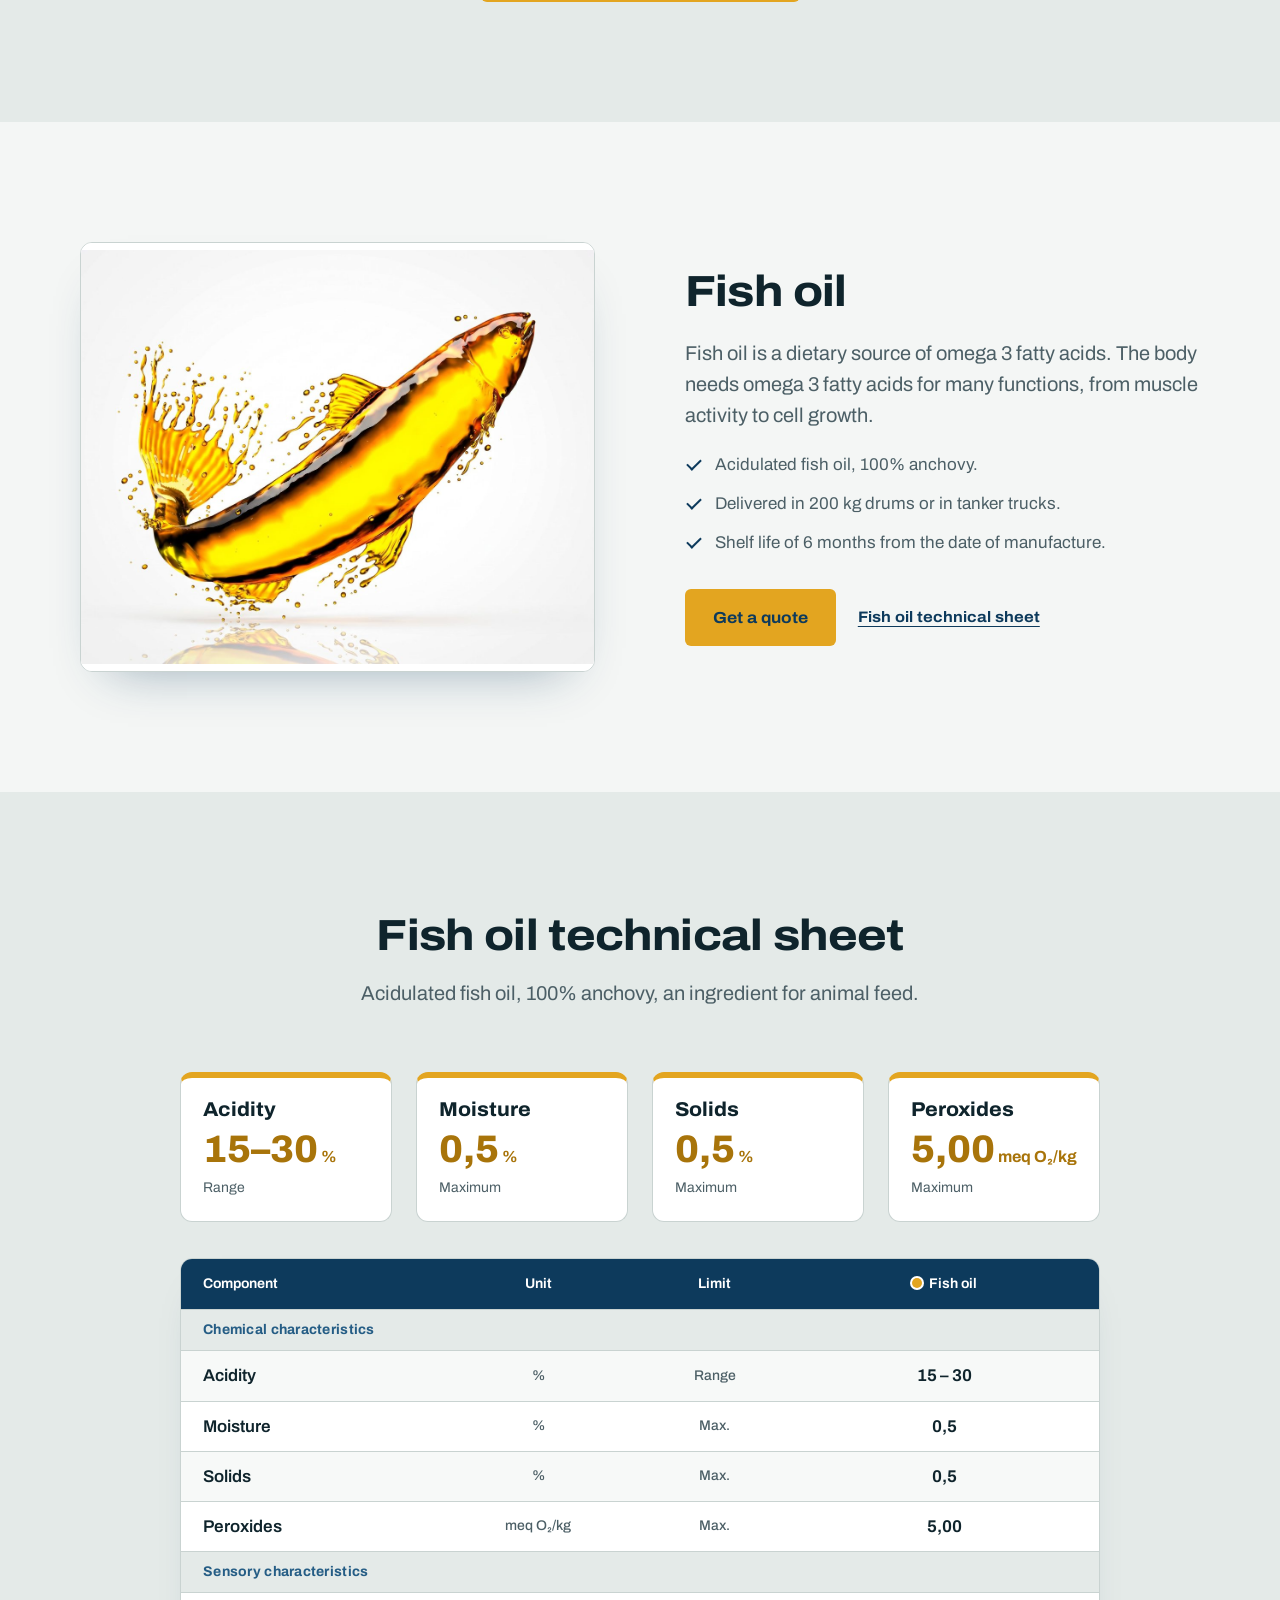
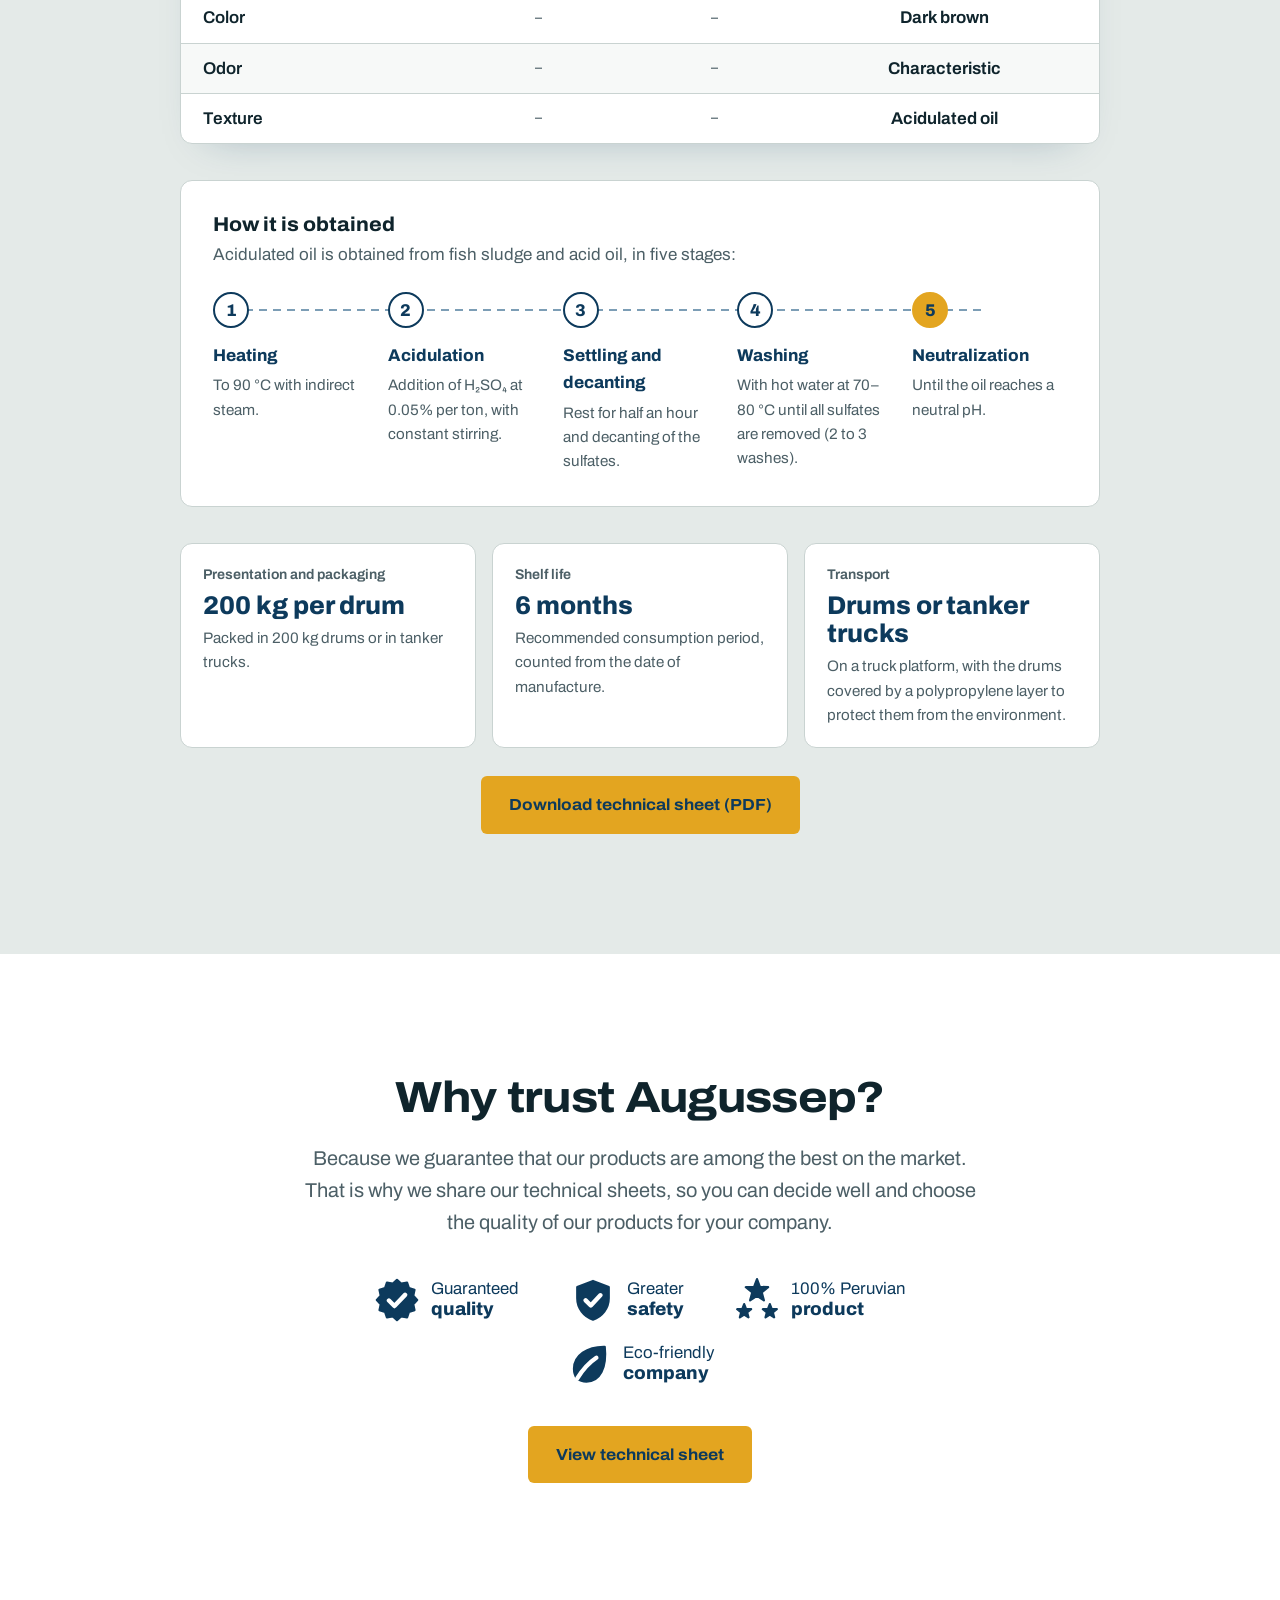
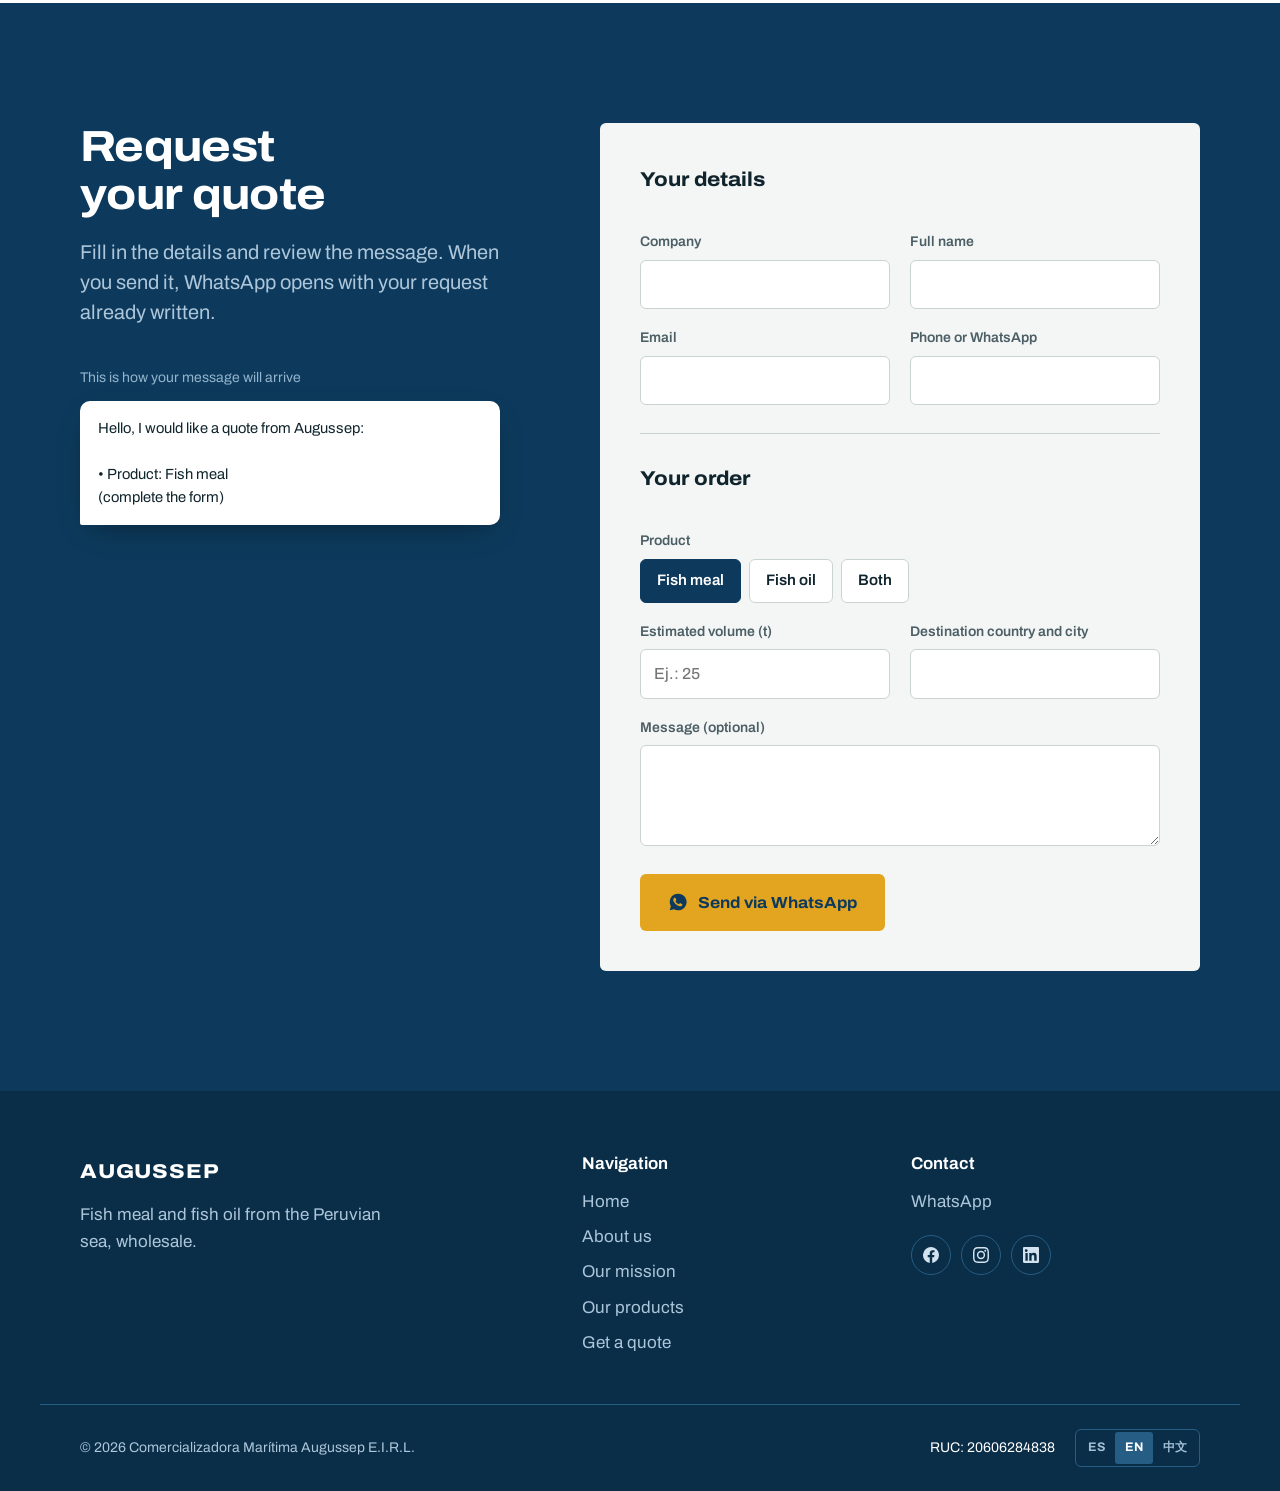
<file: productos/index.html>
<!DOCTYPE html>
<html lang="es">
<head>
  <meta charset="UTF-8">
  <meta name="viewport" content="width=device-width, initial-scale=1.0">
  <title>Productos | Augussep</title>
  <meta name="description" content="Harina y aceite de pescado peruano al por mayor. Beneficios, fichas técnicas y cotización por WhatsApp.">
  <meta name="theme-color" content="#0d3a5c">
  <meta property="og:type" content="website">
  <meta property="og:title" content="Productos | Augussep">
  <meta property="og:description" content="Harina y aceite de pescado peruano al por mayor. Beneficios, fichas técnicas y cotización por WhatsApp.">
  <meta property="og:image" content="../images/hero.jpg">
  <meta property="og:locale" content="es_PE">
  <link rel="icon" href="../images/favicon.svg" type="image/svg+xml">
  <link rel="preconnect" href="https://fonts.googleapis.com">
  <link rel="preconnect" href="https://fonts.gstatic.com" crossorigin>
  <link href="https://fonts.googleapis.com/css2?family=Archivo:wdth,wght@62..125,400..800&family=Noto+Sans+SC:wght@400;600;800&display=swap" rel="stylesheet">
  <link rel="stylesheet" href="index.css">
</head>
<body>
  <a class="skip" href="#contenido" data-i18n="skip">Saltar al contenido</a>

  <header class="site-header">
    <div class="wrap header__inner">
      <a class="wordmark" href="../inicio/index.html" aria-label="Augussep, inicio">Augussep</a>
      <button class="nav-toggle" type="button" aria-expanded="false" aria-controls="nav">
        <span class="sr" data-i18n="nav.menu">Menú</span>
        <i></i><i></i>
      </button>
      <nav class="nav" id="nav" aria-label="Principal">
        <ul>
          <li><a href="../inicio/index.html" data-i18n="nav.home">Inicio</a></li>
          <li><a href="../sobre-nosotros/index.html" data-i18n="nav.aboutLong">Sobre nosotros</a></li>
          <li><a href="../productos/index.html" aria-current="page" data-i18n="nav.products">Productos</a></li>
        </ul>
        <a href="#cotizar" class="nav__cta" data-i18n="nav.cta">Cotiza ahora</a>
      </nav>
    </div>
  </header>

  <main>
    <!-- ============ PORTADA ============ -->
    <section class="hero hero--page">
      <div class="hero__bg" aria-hidden="true"></div>
      <div class="wrap">
        <p class="hero__kicker" data-i18n="pr.kicker">Nuestros productos</p>
        <h1 class="hero__title">
          <span data-i18n="pr.t1">Lo mejor del mar</span>
          <span data-i18n="pr.t2">en nuestros productos</span>
        </h1>
        <div class="btn-row">
          <a href="#harina" class="btn btn--line btn--lg" data-i18n="pr.cta">Ver productos</a>
        </div>
      </div>
    </section>

    <!-- ============ HARINA ============ -->
    <section class="section" id="harina">
      <div class="wrap split" id="contenido">
        <div class="split__text">
          <h2 data-i18n="p1.name">Harina de pescado</h2>
          <ul class="ticks">
            <li data-i18n="h.b1">Gran cantidad de nutrientes, proteínas y vitaminas para un excelente desarrollo de los animales.</li>
            <li data-i18n="h.b2">Producto 100% peruano con la calidad y pureza necesarias para tus animales.</li>
            <li data-i18n="h.b3">Contiene la fuente más rica en Omega 3, que ayuda a una mejor estabilidad y balance de los animales.</li>
            <li data-i18n="h.b4">Efectividad visible a través de un mejor crecimiento y balance digestivo.</li>
            <li data-i18n="h.b5">Disponible en tres grados: Súper Prime, Prime y Estándar, en sacos de 50 kg.</li>
          </ul>
          <div class="btn-row">
            <a href="#cotizar" class="btn btn--signal btn--lg" data-product="harina" data-i18n="card.quote">Cotizar ahora</a>
            <a href="#ficha-harina" class="btn btn--text" data-i18n="ficha.h">Ficha técnica de la harina de pescado</a>
          </div>
        </div>
        <figure class="split__media split__media--product">
          <img src="../images/harina.jpg" alt="Saco de harina de pescado de Comercializadora Marítima Augussep" width="1200" height="967">
        </figure>
      </div>
    </section>

    <section class="section section--fog" id="ficha-harina">
      <div class="wrap ficha ficha--wide">
        <header class="section-head section-head--center">
          <h2 data-i18n="ficha.h">Ficha técnica de la harina de pescado</h2>
          <p data-i18n="fh.sub">Harina de pescado peruana, 100 % pescado, en tres grados comerciales según su contenido de proteína.</p>
        </header>

        <div class="grades">
          <div class="grade g1"><h3>Súper Prime</h3><p class="grade__big">65–66<small> %</small></p><p class="grade__note"><span data-i18n="fh.protein">Proteína mínima</span><br><span data-i18n="fh.dig90">Digestibilidad mín. 90 %</span></p></div>
          <div class="grade g2"><h3>Prime</h3><p class="grade__big">62–64<small> %</small></p><p class="grade__note"><span data-i18n="fh.protein">Proteína mínima</span><br><span data-i18n="fh.dig85">Digestibilidad mín. 85 %</span></p></div>
          <div class="grade g3"><h3 data-i18n="fh.std">Estándar</h3><p class="grade__big">55–60<small> %</small></p><p class="grade__note"><span data-i18n="fh.protein">Proteína mínima</span><br><span data-i18n="fh.dig80">Digestibilidad mín. 80 %</span></p></div>
        </div>

        <div class="spec">
          <div class="spec__scroll" tabindex="0" role="region" aria-labelledby="spec-cap">
            <table>
              <caption id="spec-cap" class="sr" data-i18n="fh.cap">Características químicas, nutricionales y sensoriales por grado</caption>
              <thead>
                <tr>
                  <th scope="col" data-i18n="fh.comp">Componente</th><th scope="col" data-i18n="fh.unit">Unidad</th><th scope="col" data-i18n="fh.limit">Límite</th>
                  <th scope="col" class="g1"><span class="dot"></span>Súper Prime</th>
                  <th scope="col" class="g2"><span class="dot"></span>Prime</th>
                  <th scope="col" class="g3"><span class="dot"></span><span data-i18n="fh.std">Estándar</span></th>
                </tr>
              </thead>
              <tbody>
                <tr class="group"><th colspan="6" data-i18n="fh.chem">Características químicas</th></tr>
                <tr><th scope="row" data-i18n="spec.protein">Proteína</th><td class="u">%</td><td class="l" data-i18n="fh.min">Mín.</td><td>65 – 66</td><td>62 – 64</td><td>55 – 60</td></tr>
                <tr><th scope="row" data-i18n="spec.fat">Grasa</th><td class="u">%</td><td class="l" data-i18n="fh.max">Máx.</td><td>10</td><td>10</td><td>10</td></tr>
                <tr><th scope="row" data-i18n="spec.moisture">Humedad</th><td class="u">%</td><td class="l" data-i18n="fh.max">Máx.</td><td>10</td><td>10</td><td>10</td></tr>
                <tr><th scope="row" data-i18n="fh.sand">Arena</th><td class="u">%</td><td class="l" data-i18n="fh.max">Máx.</td><td>1</td><td>2</td><td>2</td></tr>
                <tr><th scope="row" data-i18n="fh.salt">Sal y arena</th><td class="u">%</td><td class="l" data-i18n="fh.max">Máx.</td><td>4</td><td>5</td><td>5</td></tr>
                <tr><th scope="row">FFA <small data-i18n="fh.ffa">Ácidos grasos libres</small></th><td class="u">%</td><td class="l" data-i18n="fh.max">Máx.</td><td>10</td><td>15</td><td>20</td></tr>
                <tr><th scope="row">TBVN <small data-i18n="fh.tbvn">Nitrógeno básico volátil total</small></th><td class="u">mg/100 g</td><td class="l" data-i18n="fh.max">Máx.</td><td>100</td><td>100</td><td>120</td></tr>
                <tr><th scope="row" data-i18n="fh.hist">Histamina</th><td class="u">ppm</td><td class="l" data-i18n="fh.max">Máx.</td><td>500</td><td>500</td><td>500</td></tr>
                <tr><th scope="row" data-i18n="fh.antiox">Antioxidante</th><td class="u">ppm</td><td class="l" data-i18n="fh.min">Mín.</td><td>1 kg</td><td>1 kg</td><td>1 kg</td></tr>
                <tr class="group"><th colspan="6" data-i18n="fh.nutri">Características nutricionales</th></tr>
                <tr><th scope="row"><span data-i18n="fh.digest">Digestibilidad</span> <small data-i18n="fh.mink">En visón al 0,2 %</small></th><td class="u">%</td><td class="l" data-i18n="fh.min">Mín.</td><td>90</td><td>85</td><td>80</td></tr>
                <tr class="group"><th colspan="6" data-i18n="fh.sens">Características sensoriales</th></tr>
                <tr><th scope="row" data-i18n="fh.color">Color</th><td class="u">–</td><td class="l">–</td><td data-i18n="fh.green">Verdoso</td><td data-i18n="fh.green">Verdoso</td><td data-i18n="fh.brown">Marrón oscuro</td></tr>
                <tr><th scope="row" data-i18n="fh.smell">Olor</th><td class="u">–</td><td class="l">–</td><td data-i18n="fh.char">Característico</td><td data-i18n="fh.char">Característico</td><td data-i18n="fh.char">Característico</td></tr>
                <tr><th scope="row" data-i18n="fh.texture">Textura</th><td class="u">–</td><td class="l">–</td><td data-i18n="fh.powder">Polvo</td><td data-i18n="fh.powder">Polvo</td><td data-i18n="fh.powder">Polvo</td></tr>
              </tbody>
            </table>
          </div>
        </div>

        <dl class="logistics">
          <div>
            <dt data-i18n="fh.pack.t">Presentación y empaque</dt>
            <dd><strong>50 ± 0,5 kg</strong><span data-i18n="fh.pack.d">Sacos nuevos de polipropileno laminado blanco, con información de la compañía, peso y número de lote. El círculo rojo indica la presencia de antioxidante.</span></dd>
          </div>
          <div>
            <dt data-i18n="fh.life.t">Tiempo de vida</dt>
            <dd><strong data-i18n="fh.life.v">6 meses</strong><span data-i18n="fh.life.d">Desde la fecha de fabricación. Se preserva con el antioxidante ANTAC PLUS A-20 BTA para retrasar la oxidación de las grasas.</span></dd>
          </div>
          <div>
            <dt data-i18n="fh.store.t">Almacenamiento</dt>
            <dd><strong data-i18n="fh.store.v">600 sacos por pila</strong><span data-i18n="fh.store.d">Sobre base de polipropileno y cubiertas con mantas de polipropileno laminado, en un lugar limpio, seco y protegido de contaminación.</span></dd>
          </div>
          <div>
            <dt data-i18n="fh.ship.t">Transporte</dt>
            <dd><strong data-i18n="fh.ship.v">600–700 sacos por camión</strong><span data-i18n="fh.ship.d">En plataforma de camión, con la carga cubierta por una capa de polipropileno para protegerla del ambiente.</span></dd>
          </div>
        </dl>

        <div class="btn-row">
          <a href="#" class="btn btn--signal btn--lg" data-sheet="harina" data-i18n="prod.sheet">Descargar ficha técnica (PDF)</a>
        </div>
      </div>
    </section>

    <!-- ============ ACEITE ============ -->
    <section class="section" id="aceite">
      <div class="wrap split split--reverse">
        <div class="split__text">
          <h2 data-i18n="p2.name">Aceite de pescado</h2>
          <p class="product-lead" data-i18n="a.text">El aceite de pescado es una fuente dietética de ácidos grasos omega 3. El cuerpo necesita ácidos grasos omega 3 para muchas funciones, desde la actividad muscular hasta el crecimiento celular.</p>
          <ul class="ticks">
            <li data-i18n="a.b1">Aceite acidulado de pescado, 100 % anchoveta.</li>
            <li data-i18n="a.b2">Se entrega en cilindros de 200 kg o en cisternas.</li>
            <li data-i18n="a.b3">Vida útil de 6 meses desde la fecha de fabricación.</li>
          </ul>
          <div class="btn-row">
            <a href="#cotizar" class="btn btn--signal btn--lg" data-product="aceite" data-i18n="card.quote">Cotizar ahora</a>
            <a href="#ficha-aceite" class="btn btn--text" data-i18n="ficha.a">Ficha técnica del aceite de pescado</a>
          </div>
        </div>
        <figure class="split__media split__media--product">
          <img src="../images/aceite.jpg" alt="Aceite de pescado dorado con forma de pez" width="1200" height="967" loading="lazy">
        </figure>
      </div>
    </section>

    <section class="section section--fog" id="ficha-aceite">
      <div class="wrap ficha ficha--wide">
        <header class="section-head section-head--center">
          <h2 data-i18n="ficha.a">Ficha técnica del aceite de pescado</h2>
          <p data-i18n="fa.sub">Aceite acidulado de pescado, 100 % anchoveta, ingrediente para la alimentación animal.</p>
        </header>

        <div class="grades grades--4">
          <div class="grade go"><h3 data-i18n="spec.acidity">Acidez</h3><p class="grade__big">15–30<small> %</small></p><p class="grade__note" data-i18n="fa.range">Rango</p></div>
          <div class="grade go"><h3 data-i18n="spec.moisture">Humedad</h3><p class="grade__big">0,5<small> %</small></p><p class="grade__note" data-i18n="fa.maxNote">Máximo</p></div>
          <div class="grade go"><h3 data-i18n="fa.solids">Sólidos</h3><p class="grade__big">0,5<small> %</small></p><p class="grade__note" data-i18n="fa.maxNote">Máximo</p></div>
          <div class="grade go"><h3 data-i18n="fa.perox">Peróxidos</h3><p class="grade__big">5,00<small> meq O₂/kg</small></p><p class="grade__note" data-i18n="fa.maxNote">Máximo</p></div>
        </div>

        <div class="spec spec--single">
          <div class="spec__scroll" tabindex="0" role="region" aria-labelledby="spec-cap-a">
            <table>
              <caption id="spec-cap-a" class="sr" data-i18n="fa.cap">Características químicas y sensoriales del aceite de pescado</caption>
              <thead>
                <tr>
                  <th scope="col" data-i18n="fh.comp">Componente</th><th scope="col" data-i18n="fh.unit">Unidad</th><th scope="col" data-i18n="fh.limit">Límite</th>
                  <th scope="col" class="go"><span class="dot"></span><span data-i18n="p2.name">Aceite de pescado</span></th>
                </tr>
              </thead>
              <tbody>
                <tr class="group"><th colspan="4" data-i18n="fh.chem">Características químicas</th></tr>
                <tr><th scope="row" data-i18n="spec.acidity">Acidez</th><td class="u">%</td><td class="l" data-i18n="fa.range">Rango</td><td data-unit="%">15 – 30</td></tr>
                <tr><th scope="row" data-i18n="spec.moisture">Humedad</th><td class="u">%</td><td class="l" data-i18n="fh.max">Máx.</td><td data-unit="%">0,5</td></tr>
                <tr><th scope="row" data-i18n="fa.solids">Sólidos</th><td class="u">%</td><td class="l" data-i18n="fh.max">Máx.</td><td data-unit="%">0,5</td></tr>
                <tr><th scope="row" data-i18n="fa.perox">Peróxidos</th><td class="u">meq O₂/kg</td><td class="l" data-i18n="fh.max">Máx.</td><td data-unit="meq O₂/kg">5,00</td></tr>
                <tr class="group"><th colspan="4" data-i18n="fh.sens">Características sensoriales</th></tr>
                <tr><th scope="row" data-i18n="fh.color">Color</th><td class="u">–</td><td class="l">–</td><td data-i18n="fh.brown">Marrón oscuro</td></tr>
                <tr><th scope="row" data-i18n="fh.smell">Olor</th><td class="u">–</td><td class="l">–</td><td data-i18n="fh.char">Característico</td></tr>
                <tr><th scope="row" data-i18n="fh.texture">Textura</th><td class="u">–</td><td class="l">–</td><td data-i18n="fa.acidulated">Aceite acidulado</td></tr>
              </tbody>
            </table>
          </div>
        </div>

        <div class="process">
          <h3 data-i18n="fa.proc.t">Cómo se obtiene</h3>
          <p data-i18n="fa.proc.d">El aceite acidulado se obtiene a partir de la borra de pescado y aceite ácido, en cinco etapas:</p>
          <ol class="process__steps">
            <li><strong data-i18n="fa.s1.t">Calentamiento</strong><span data-i18n="fa.s1.d">A 90 °C con vapor indirecto.</span></li>
            <li><strong data-i18n="fa.s2.t">Acidulación</strong><span data-i18n="fa.s2.d">Adición de H₂SO₄ al 0,05 % por tonelada, en agitación constante.</span></li>
            <li><strong data-i18n="fa.s3.t">Reposo y decantación</strong><span data-i18n="fa.s3.d">Reposo por media hora y decantación de los sulfatos.</span></li>
            <li><strong data-i18n="fa.s4.t">Lavado</strong><span data-i18n="fa.s4.d">Con agua caliente a 70–80 °C hasta eliminar todos los sulfatos (2 a 3 lavados).</span></li>
            <li><strong data-i18n="fa.s5.t">Neutralización</strong><span data-i18n="fa.s5.d">Hasta llevar el aceite a un pH neutro.</span></li>
          </ol>
        </div>

        <dl class="logistics logistics--3">
          <div>
            <dt data-i18n="fh.pack.t">Presentación y empaque</dt>
            <dd><strong data-i18n="fa.pack.v">200 kg por cilindro</strong><span data-i18n="fa.pack.d">Se empaca en cilindros de 200 kg cada uno o en cisternas.</span></dd>
          </div>
          <div>
            <dt data-i18n="fh.life.t">Tiempo de vida</dt>
            <dd><strong data-i18n="fh.life.v">6 meses</strong><span data-i18n="fa.life.d">Plazo de consumo recomendado, contado desde la fecha de fabricación del producto.</span></dd>
          </div>
          <div>
            <dt data-i18n="fh.ship.t">Transporte</dt>
            <dd><strong data-i18n="fa.ship.v">Cilindros o cisternas</strong><span data-i18n="fa.ship.d">En plataforma de camión, con los cilindros cubiertos por una capa de polipropileno para protegerlos del ambiente.</span></dd>
          </div>
        </dl>

        <div class="btn-row">
          <a href="#" class="btn btn--signal btn--lg" data-sheet="aceite" data-i18n="prod.sheet">Descargar ficha técnica (PDF)</a>
        </div>
      </div>
    </section>

    <!-- ============ CONFIANZA ============ -->
    <section class="section section--white">
      <div class="wrap trust">
        <h2 data-i18n="trust.title">¿Por qué confiar en Augussep?</h2>
        <p class="lead" data-i18n="trust.text">Porque te damos la garantía de que nuestros productos son de los mejores del mercado. Por eso te compartimos nuestra ficha técnica, para que puedas decidir bien y elegir la calidad de nuestros productos para tu empresa.</p>
        <ul class="badges badges--ink">
          <li>
            <svg viewBox="0 0 24 24" aria-hidden="true"><path class="badges__shape" d="M12.00 1.00 L14.38 3.11 L17.50 2.47 L18.51 5.49 L21.53 6.50 L20.89 9.62 L23.00 12.00 L20.89 14.38 L21.53 17.50 L18.51 18.51 L17.50 21.53 L14.38 20.89 L12.00 23.00 L9.62 20.89 L6.50 21.53 L5.49 18.51 L2.47 17.50 L3.11 14.38 L1.00 12.00 L3.11 9.62 L2.47 6.50 L5.49 5.49 L6.50 2.47 L9.62 3.11Z"/><path class="badges__mark" d="M7.6 12.3l3 3 5.8-6.1"/></svg>
            <p><span data-i18n="b1.a">Calidad</span> <strong data-i18n="b1.b">Garantizada</strong></p>
          </li>
          <li>
            <svg viewBox="0 0 24 24" aria-hidden="true"><path class="badges__shape" d="M12 1.6 3.4 4.9v6.2c0 5.4 3.6 10 8.6 11.6 5-1.6 8.6-6.2 8.6-11.6V4.9z"/><path class="badges__mark" d="M8 12.2l2.8 2.8 5.2-5.6"/></svg>
            <p><span data-i18n="b2.a">Mayor</span> <strong data-i18n="b2.b">Seguridad</strong></p>
          </li>
          <li>
            <svg viewBox="0 0 24 24" aria-hidden="true"><path class="badges__shape" d="M12.00 0.60 L13.59 4.82 L18.09 5.02 L14.57 7.83 L15.76 12.18 L12.00 9.70 L8.24 12.18 L9.43 7.83 L5.91 5.02 L10.41 4.82ZM5.00 14.20 L6.00 16.82 L8.80 16.96 L6.62 18.73 L7.35 21.44 L5.00 19.90 L2.65 21.44 L3.38 18.73 L1.20 16.96 L4.00 16.82ZM19.00 14.20 L20.00 16.82 L22.80 16.96 L20.62 18.73 L21.35 21.44 L19.00 19.90 L16.65 21.44 L17.38 18.73 L15.20 16.96 L18.00 16.82Z"/></svg>
            <p><span data-i18n="b3.a">Producto</span> <strong data-i18n="b3.b">100% peruano</strong></p>
          </li>
          <li>
            <svg viewBox="0 0 24 24" aria-hidden="true"><path class="badges__shape" d="M20.6 2.6C11 2.4 3.8 7.4 3.8 14.6c0 2.1.6 3.9 1.6 5.3 1.4 1.1 3.2 1.7 5.2 1.7 7.4 0 11.2-7.6 10-19z"/><path class="badges__mark" d="M5.6 19.9C8.6 14.9 11.8 11.4 16 8.6"/></svg>
            <p><span data-i18n="b4.a">Empresa</span> <strong data-i18n="b4.b">Ecoamigable</strong></p>
          </li>
        </ul>
        <div class="btn-row">
          <a href="#ficha-harina" class="btn btn--signal btn--lg" data-i18n="trust.cta">Ver ficha técnica</a>
        </div>
      </div>
    </section>


    <!-- ============ COTIZACIÓN ============ -->
    <section class="section section--deep quote" id="cotizar">
      <div class="wrap quote__grid">
        <div class="quote__intro">
          <h2 data-i18n="quote.title">Solicita tu cotización</h2>
          <p data-i18n="quote.text">Completa los datos y revisa el mensaje. Al enviarlo se abre WhatsApp con tu solicitud ya redactada.</p>

          <div class="preview" aria-live="polite">
            <p class="preview__label" data-i18n="quote.preview">Así llegará tu mensaje</p>
            <div class="preview__bubble"><pre id="wa-preview"></pre></div>
          </div>
        </div>

        <form class="form" id="quote-form" novalidate>
          <fieldset>
            <legend data-i18n="f.who">Tus datos</legend>
            <label class="field"><span data-i18n="f.company">Empresa</span><input name="company" required autocomplete="organization"><em class="field__err" data-i18n="err.required">Este dato es obligatorio.</em></label>
            <label class="field"><span data-i18n="f.name">Nombre y apellido</span><input name="name" required autocomplete="name"><em class="field__err" data-i18n="err.required">Este dato es obligatorio.</em></label>
            <label class="field"><span data-i18n="f.email">Correo</span><input name="email" type="email" required autocomplete="email"><em class="field__err" data-i18n="err.email">Escribe un correo válido, por ejemplo nombre@empresa.com.</em></label>
            <label class="field"><span data-i18n="f.phone">Teléfono o WhatsApp</span><input name="phone" type="tel" autocomplete="tel"></label>
          </fieldset>

          <fieldset>
            <legend data-i18n="f.what">Tu pedido</legend>
            <div class="field field--full">
              <span id="product-label" data-i18n="f.product">Producto</span>
              <div class="segmented" role="radiogroup" aria-labelledby="product-label">
                <label><input type="radio" name="product" value="harina" checked><span data-i18n="p1.name">Harina de pescado</span></label>
                <label><input type="radio" name="product" value="aceite"><span data-i18n="p2.name">Aceite de pescado</span></label>
                <label><input type="radio" name="product" value="ambos"><span data-i18n="f.both">Ambos</span></label>
              </div>
            </div>
            <label class="field"><span data-i18n="f.volume">Volumen estimado (t)</span><input name="volume" inputmode="decimal" placeholder="Ej.: 25"></label>
            <label class="field"><span data-i18n="f.dest">País y ciudad de destino</span><input name="dest" autocomplete="country-name"></label>
            <label class="field field--full"><span data-i18n="f.msg">Mensaje (opcional)</span><textarea name="msg" rows="3"></textarea></label>
          </fieldset>

          <div class="form__foot">
            <button type="submit" class="btn btn--signal btn--lg">
              <svg viewBox="0 0 24 24" aria-hidden="true"><path d="M12 2a10 10 0 0 0-8.6 15L2 22l5.2-1.4A10 10 0 1 0 12 2zm5.2 13.9c-.2.6-1.3 1.2-1.8 1.2-.5.1-1 .2-3.3-.7-2.8-1.1-4.5-3.9-4.7-4.1-.1-.2-1.1-1.5-1.1-2.8s.7-2 1-2.3c.2-.3.5-.3.7-.3h.5c.2 0 .4 0 .6.5l.8 2c.1.2.1.4 0 .5l-.3.5-.4.4c-.1.2-.3.3-.1.6.2.3.7 1.2 1.5 1.9 1 .9 1.9 1.2 2.2 1.3.3.1.4.1.6-.1l.8-1c.2-.3.4-.2.6-.1l1.9.9c.3.1.5.2.5.3.1.2.1.8-.1 1.4z"/></svg>
              <span data-i18n="f.submit">Enviar por WhatsApp</span>
            </button>
            <p class="form__status" id="form-status" role="status"></p>
          </div>
        </form>
      </div>
    </section>
  </main>

  <footer class="site-footer">
    <div class="wrap footer__grid">
      <div class="footer__brand">
        <a class="wordmark" href="../inicio/index.html">Augussep</a>
        <p data-i18n="foot.tag">Harina y aceite de pescado del mar peruano, al por mayor.</p>
      </div>
      <nav aria-label="Pie de página">
        <h4 data-i18n="foot.nav">Navegación</h4>
        <ul>
          <li><a href="../inicio/index.html" data-i18n="nav.home">Inicio</a></li>
          <li><a href="../sobre-nosotros/index.html" data-i18n="nav.aboutLong">Sobre nosotros</a></li>
          <li><a href="../sobre-nosotros/index.html#mision" data-i18n="foot.mission">Nuestra misión</a></li>
          <li><a href="../productos/index.html" data-i18n="foot.products">Nuestros productos</a></li>
          <li><a href="#cotizar" data-i18n="foot.quote">Cotizar ahora</a></li>
        </ul>
      </nav>
      <div>
        <h4 data-i18n="foot.contact">Contacto</h4>
        <ul>
          <li><a href="#" data-wa="Hola, quisiera información sobre los productos de Augussep.">WhatsApp</a></li>
        </ul>
        <div class="socials">
          <a href="#" aria-label="Facebook"><svg viewBox="0 0 24 24"><path d="M24 12a12 12 0 1 0-13.9 11.9v-8.4H7.1V12h3V9.4c0-3 1.8-4.7 4.5-4.7 1.3 0 2.7.2 2.7.2v3h-1.5c-1.5 0-2 .9-2 1.9V12h3.4l-.5 3.5h-2.9v8.4A12 12 0 0 0 24 12z"/></svg></a>
          <a href="#" aria-label="Instagram"><svg viewBox="0 0 24 24"><path d="M12 2.2c3.2 0 3.6 0 4.8.1 3.3.1 4.8 1.7 4.9 4.9.1 1.3.1 1.6.1 4.8s0 3.6-.1 4.8c-.1 3.2-1.7 4.8-4.9 4.9-1.3.1-1.6.1-4.8.1s-3.6 0-4.8-.1c-3.3-.1-4.8-1.7-4.9-4.9C2.2 15.6 2.2 15.2 2.2 12s0-3.6.1-4.8C2.4 3.9 4 2.4 7.2 2.3 8.4 2.2 8.8 2.2 12 2.2zM12 0C8.7 0 8.3 0 7.1.1 2.7.3.3 2.7.1 7.1 0 8.3 0 8.7 0 12s0 3.7.1 4.9c.2 4.4 2.6 6.8 7 7C8.3 24 8.7 24 12 24s3.7 0 4.9-.1c4.4-.2 6.8-2.6 7-7 .1-1.2.1-1.6.1-4.9s0-3.7-.1-4.9c-.2-4.4-2.6-6.8-7-7C15.7 0 15.3 0 12 0zm0 5.8a6.2 6.2 0 1 0 0 12.4 6.2 6.2 0 0 0 0-12.4zM12 16a4 4 0 1 1 0-8 4 4 0 0 1 0 8zm6.4-11.8a1.4 1.4 0 1 0 0 2.9 1.4 1.4 0 0 0 0-2.9z"/></svg></a>
          <a href="#" aria-label="LinkedIn"><svg viewBox="0 0 24 24"><path d="M20.4 20.5h-3.6v-5.6c0-1.3 0-3-1.8-3s-2.1 1.4-2.1 2.9v5.7H9.4V9h3.4v1.6c.5-.9 1.6-1.8 3.4-1.8 3.6 0 4.3 2.4 4.3 5.5v6.2zM5.3 7.4a2.1 2.1 0 1 1 0-4.1 2.1 2.1 0 0 1 0 4.1zM7.1 20.5H3.6V9h3.5v11.5zM22.2 0H1.8C.8 0 0 .8 0 1.7v20.6c0 .9.8 1.7 1.8 1.7h20.4c1 0 1.8-.8 1.8-1.7V1.7C24 .8 23.2 0 22.2 0z"/></svg></a>
        </div>
      </div>
    </div>
    <div class="wrap footer__bottom">
      <span>© <span data-year>2026</span> Comercializadora Marítima Augussep E.I.R.L.</span>
      <span class="footer__meta">
        <span>RUC: 20606284838</span>
        <span class="lang" role="group" aria-label="Idioma / Language">
          <button type="button" data-lang="es" aria-pressed="true">ES</button>
          <button type="button" data-lang="en" aria-pressed="false">EN</button>
          <button type="button" data-lang="zh" aria-pressed="false" lang="zh-CN">中文</button>
        </span>
      </span>
    </div>
  </footer>

  <a class="wa-float" href="#" data-wa="Hola, quisiera cotizar los productos de Augussep." aria-label="Escríbenos por WhatsApp">
    <svg viewBox="0 0 24 24" aria-hidden="true"><path d="M12 2a10 10 0 0 0-8.6 15L2 22l5.2-1.4A10 10 0 1 0 12 2zm5.2 13.9c-.2.6-1.3 1.2-1.8 1.2-.5.1-1 .2-3.3-.7-2.8-1.1-4.5-3.9-4.7-4.1-.1-.2-1.1-1.5-1.1-2.8s.7-2 1-2.3c.2-.3.5-.3.7-.3h.5c.2 0 .4 0 .6.5l.8 2c.1.2.1.4 0 .5l-.3.5-.4.4c-.1.2-.3.3-.1.6.2.3.7 1.2 1.5 1.9 1 .9 1.9 1.2 2.2 1.3.3.1.4.1.6-.1l.8-1c.2-.3.4-.2.6-.1l1.9.9c.3.1.5.2.5.3.1.2.1.8-.1 1.4z"/></svg>
  </a>

  <script src="index.js"></script>
</body>
</html>
</file>
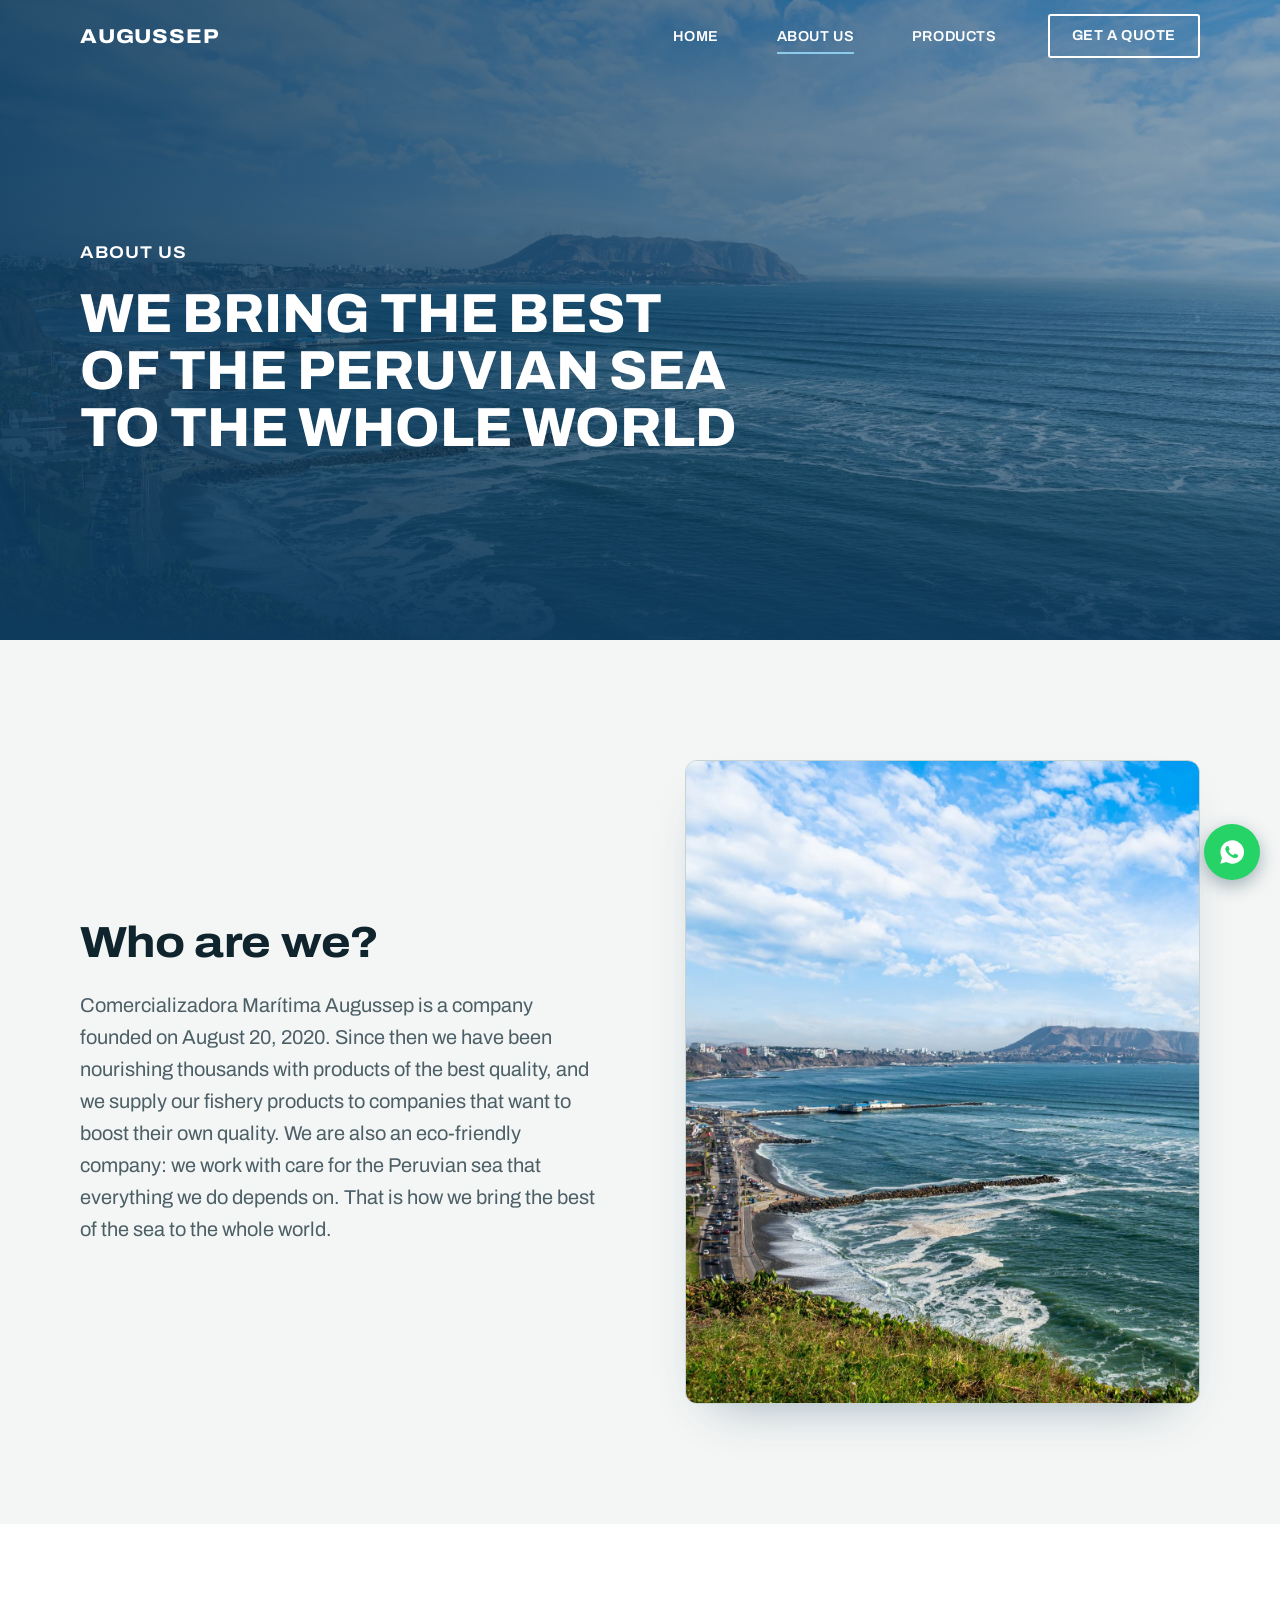
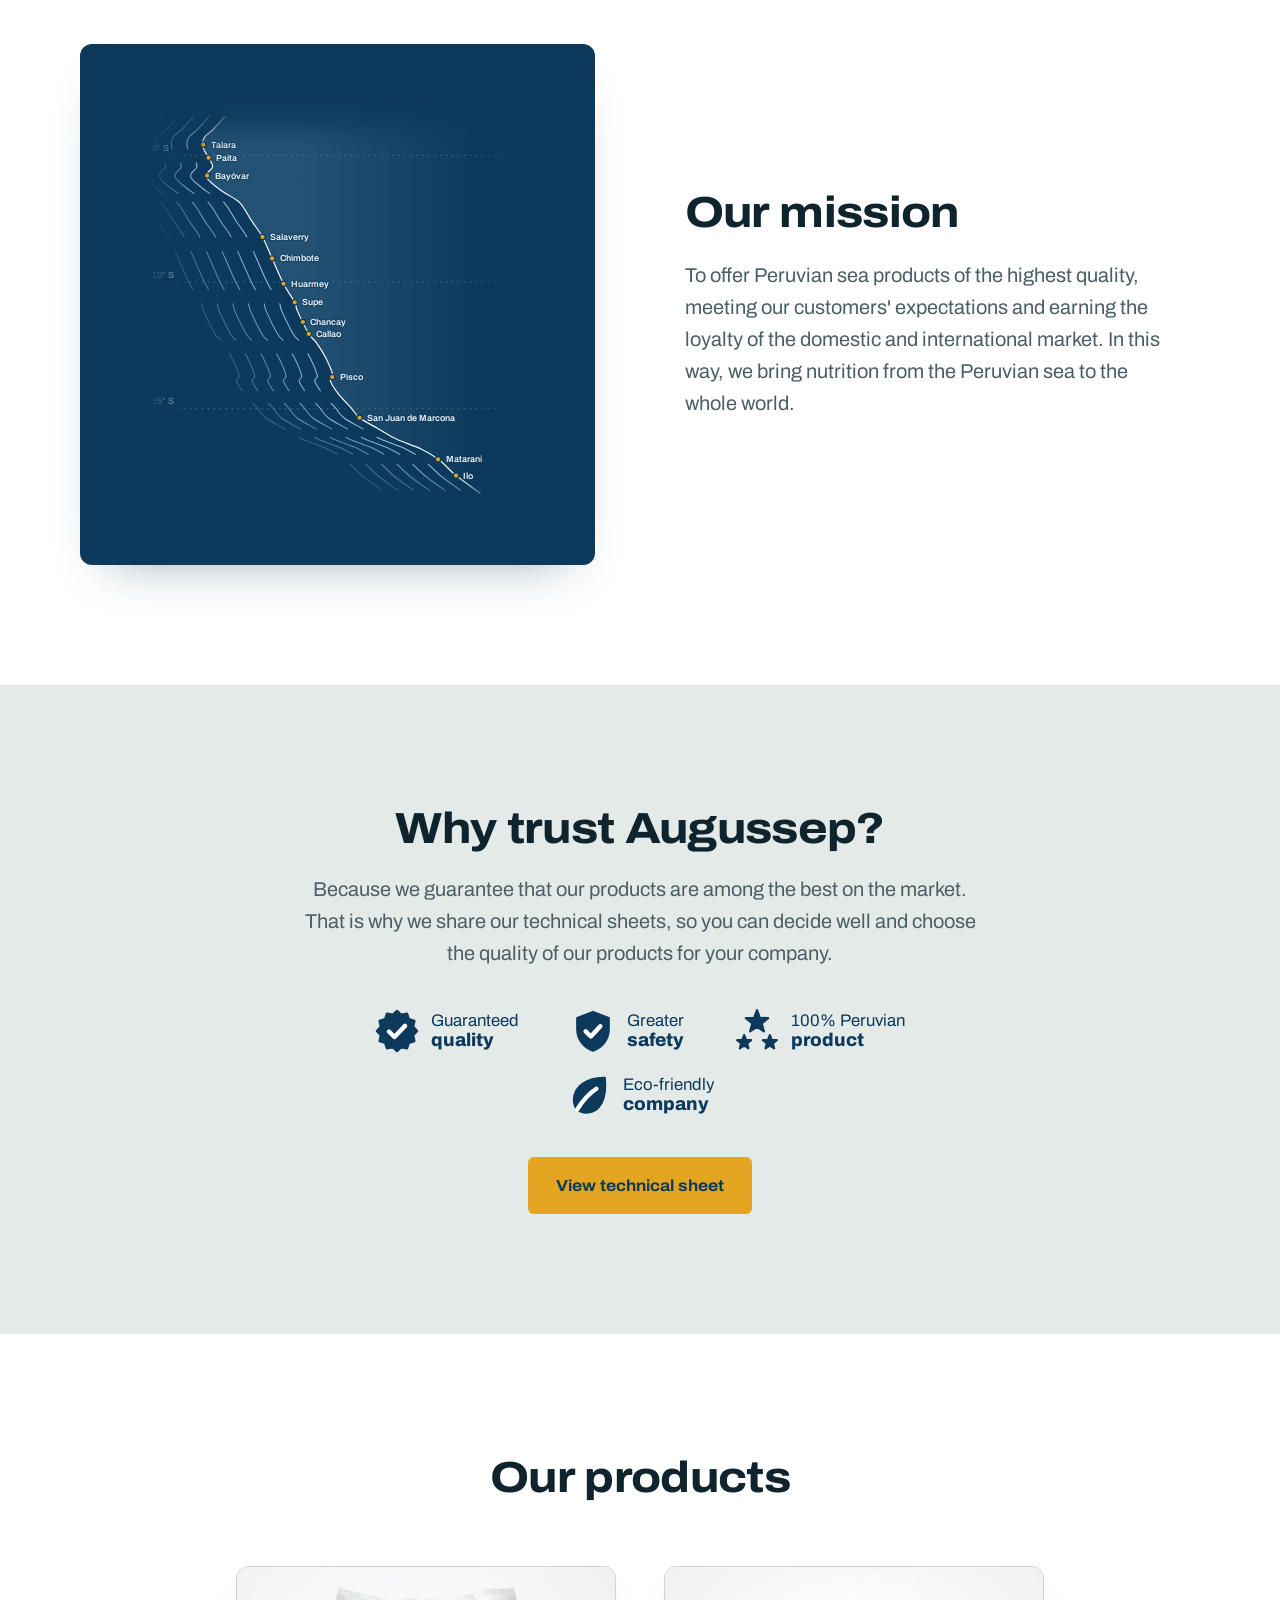
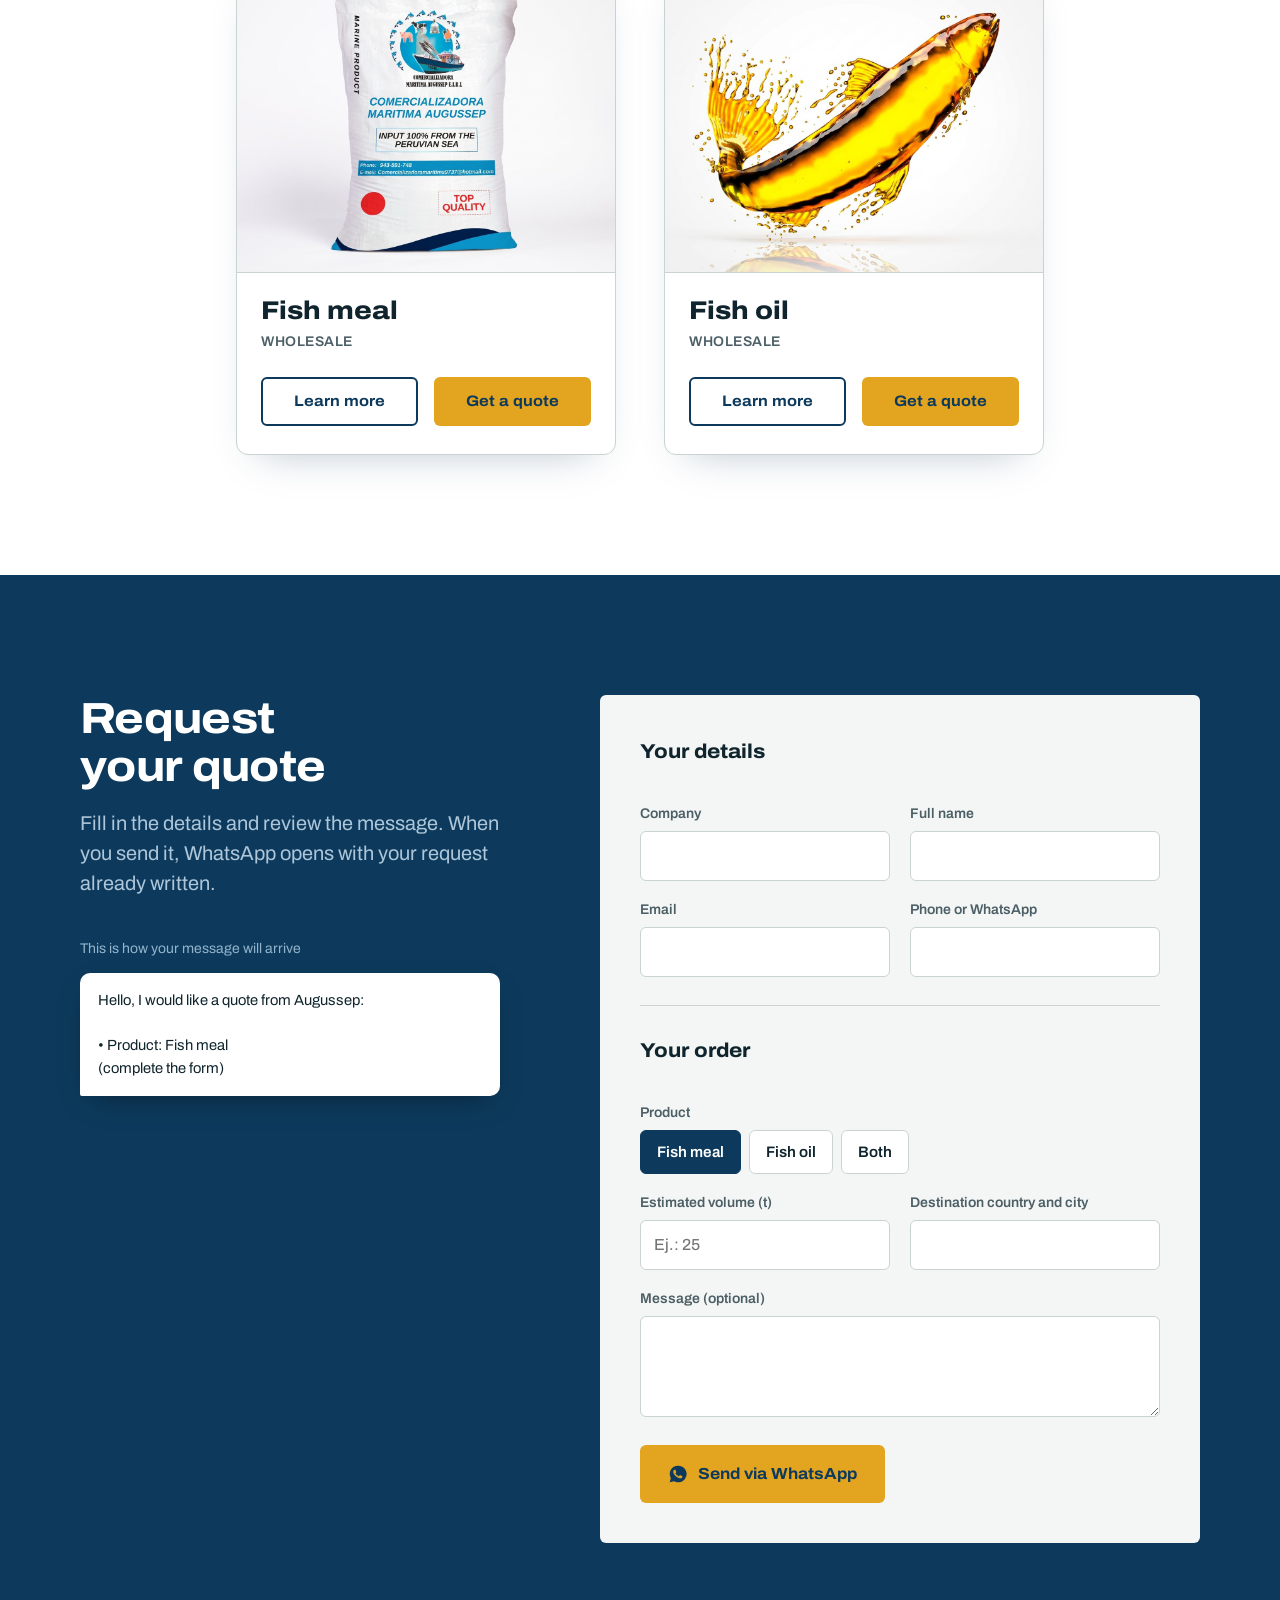
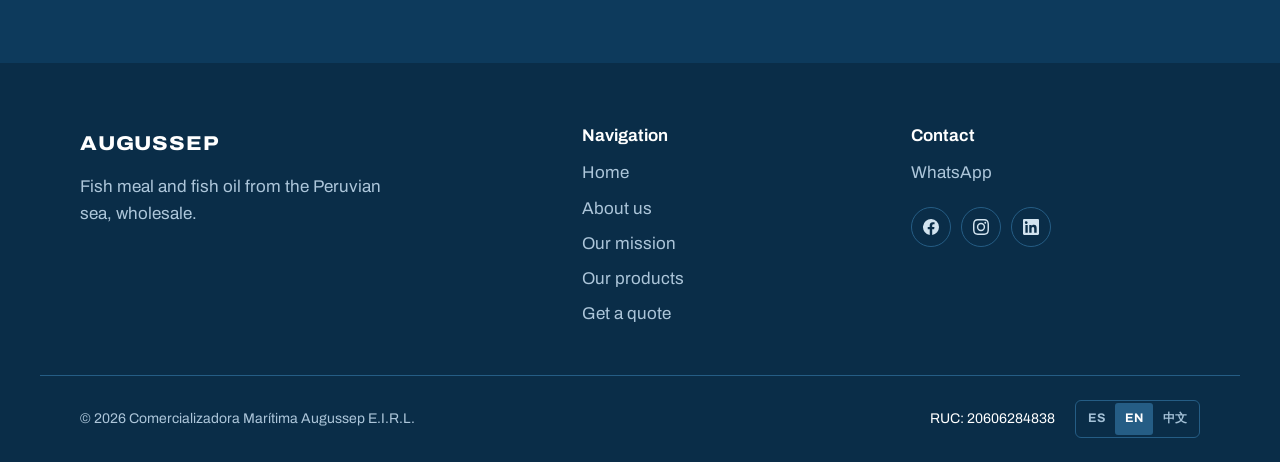
<file: sobre-nosotros/index.html>
<!DOCTYPE html>
<html lang="es">
<head>
  <meta charset="UTF-8">
  <meta name="viewport" content="width=device-width, initial-scale=1.0">
  <title>Sobre nosotros | Augussep</title>
  <meta name="description" content="Conoce a Comercializadora Marítima Augussep E.I.R.L.: empresa peruana fundada en 2020 que lleva lo mejor del mar peruano a todo el mundo.">
  <meta name="theme-color" content="#0d3a5c">
  <meta property="og:type" content="website">
  <meta property="og:title" content="Sobre nosotros | Augussep">
  <meta property="og:description" content="Conoce a Comercializadora Marítima Augussep E.I.R.L.: empresa peruana fundada en 2020 que lleva lo mejor del mar peruano a todo el mundo.">
  <meta property="og:image" content="../images/hero.jpg">
  <meta property="og:locale" content="es_PE">
  <link rel="icon" href="../images/favicon.svg" type="image/svg+xml">
  <link rel="preconnect" href="https://fonts.googleapis.com">
  <link rel="preconnect" href="https://fonts.gstatic.com" crossorigin>
  <link href="https://fonts.googleapis.com/css2?family=Archivo:wdth,wght@62..125,400..800&family=Noto+Sans+SC:wght@400;600;800&display=swap" rel="stylesheet">
  <link rel="stylesheet" href="index.css">
</head>
<body>
  <a class="skip" href="#contenido" data-i18n="skip">Saltar al contenido</a>

  <header class="site-header">
    <div class="wrap header__inner">
      <a class="wordmark" href="../inicio/index.html" aria-label="Augussep, inicio">Augussep</a>
      <button class="nav-toggle" type="button" aria-expanded="false" aria-controls="nav">
        <span class="sr" data-i18n="nav.menu">Menú</span>
        <i></i><i></i>
      </button>
      <nav class="nav" id="nav" aria-label="Principal">
        <ul>
          <li><a href="../inicio/index.html" data-i18n="nav.home">Inicio</a></li>
          <li><a href="../sobre-nosotros/index.html" aria-current="page" data-i18n="nav.aboutLong">Sobre nosotros</a></li>
          <li><a href="../productos/index.html" data-i18n="nav.products">Productos</a></li>
        </ul>
        <a href="#cotizar" class="nav__cta" data-i18n="nav.cta">Cotiza ahora</a>
      </nav>
    </div>
  </header>

  <main>
    <!-- ============ PORTADA ============ -->
    <section class="hero hero--page">
      <div class="hero__bg" aria-hidden="true"></div>
      <div class="wrap">
        <p class="hero__kicker" data-i18n="ab.kicker">Sobre nosotros</p>
        <h1 class="hero__title">
          <span data-i18n="ab.t1">Llevamos lo mejor</span>
          <span data-i18n="ab.t2">del mar peruano</span>
          <span data-i18n="ab.t3">a todo el mundo</span>
        </h1>
      </div>
    </section>

    <!-- ============ ¿QUIÉNES SOMOS? ============ -->
    <section class="section" id="contenido">
      <div class="wrap split">
        <div class="split__text">
          <h2 data-i18n="ab.who.title">¿Quiénes somos?</h2>
          <p class="lead" data-i18n="ab.who.text">Comercializadora Marítima Augussep es una empresa fundada el 20 de agosto de 2020. Desde entonces nos dedicamos a nutrir a miles con productos de la mejor calidad, y dirigimos nuestros productos pesqueros a empresas que desean repotenciar su calidad. Además, somos una empresa ecoamigable: trabajamos cuidando el mar peruano del que depende todo lo que hacemos. De esa manera llevamos lo mejor del mar a todo el mundo.</p>
        </div>
        <figure class="split__media split__media--coast">
          <img src="../images/hero.jpg" alt="Costa Verde de Lima y el mar peruano" width="2400" height="1600" loading="lazy">
        </figure>
      </div>
    </section>

    <!-- ============ MISIÓN ============ -->
    <section class="section section--white" id="mision">
      <div class="wrap split split--reverse">
        <div class="split__text">
          <h2 data-i18n="ab.mis.title">Nuestra misión</h2>
          <p class="lead" data-i18n="ab.mis.text">Ofrecer productos del mar peruano con la más alta calidad, y así cumplir las expectativas de nuestros clientes y fidelizar al mercado nacional e internacional. De esa manera, llevar nutrición del mar peruano a todo el mundo.</p>
        </div>
        <figure class="split__media mission-map">
          <svg class="chart chart--fade" viewBox="0 0 510 571" role="img" aria-labelledby="chart-title"><title id="chart-title">Costa del Perú, la corriente de Humboldt y los principales puertos</title>
          <line class="chart__grid" x1="0" y1="85" x2="510" y2="85"/><text class="chart__lat" x="6" y="79">5° S</text>
          <line class="chart__grid" x1="0" y1="255" x2="510" y2="255"/><text class="chart__lat" x="6" y="249">10° S</text>
          <line class="chart__grid" x1="0" y1="425" x2="510" y2="425"/><text class="chart__lat" x="6" y="419">15° S</text>
          <defs><linearGradient id="fadeV" x1="0" y1="0" x2="0" y2="1"><stop offset="0" stop-color="#fff" stop-opacity="0"/><stop offset=".1" stop-color="#fff"/><stop offset=".92" stop-color="#fff"/><stop offset="1" stop-color="#fff" stop-opacity="0"/></linearGradient><mask id="fade" maskUnits="userSpaceOnUse" x="0" y="0" width="510" height="571"><rect width="510" height="571" fill="url(#fadeV)"/></mask><linearGradient id="landG" x1="0" y1="0" x2="1" y2="0"><stop offset=".3" stop-color="#9ad3f2" stop-opacity=".16"/><stop offset=".85" stop-color="#9ad3f2" stop-opacity="0"/></linearGradient></defs><g mask="url(#fade)">
          <path class="chart__land" d="M103.7 32.3 C101.1 35.1 93.1 44.5 88.4 49.3 C83.7 54.1 77.9 57.1 75.5 61.2 C73.0 65.3 72.8 69.6 73.8 74.1 C74.7 78.6 79.1 83.7 81.3 88.1 C83.4 92.4 87.2 96.0 86.7 100.3 C86.2 104.6 76.2 108.5 78.2 113.9 C80.2 119.3 91.2 126.9 98.6 132.6 C106.0 138.3 115.6 141.1 122.4 147.9 C129.2 154.7 134.2 165.6 139.4 173.4 C144.6 181.2 149.1 186.2 153.7 194.5 C158.2 202.8 161.9 212.9 166.6 223.4 C171.3 233.9 176.9 247.6 181.9 257.4 C186.9 267.2 193.7 276.1 196.9 282.2 C200.0 288.3 197.4 287.0 200.6 294.1 C203.8 301.2 211.6 317.6 215.9 324.7 C220.1 331.8 222.3 331.2 226.1 336.6 C229.9 342.0 235.0 349.6 238.7 357.0 C242.4 364.4 247.2 375.7 248.2 380.8 C249.2 385.9 243.7 383.6 244.8 387.6 C245.9 391.6 250.5 398.7 255.0 404.6 C259.5 410.6 267.2 417.9 272.0 423.3 C276.8 428.7 277.7 432.4 283.9 437.2 C290.1 442.1 301.2 447.4 309.4 452.2 C317.6 457.0 323.6 461.3 333.2 465.8 C342.8 470.3 357.6 474.7 367.2 479.4 C376.8 484.1 383.3 488.1 391.0 494.0 C398.7 499.9 404.2 507.3 413.4 514.8 C422.7 522.2 440.9 534.9 446.4 538.9 L510 538.9 L510 0 L103.7 0 Z"/>
          <path class="chart__current" style="--i:0" d="M82.7 32.3 C80.1 35.1 72.1 44.5 67.4 49.3 C62.7 54.1 56.9 57.1 54.5 61.2 C52.0 65.3 51.8 69.6 52.8 74.1 C53.7 78.6 58.1 83.7 60.3 88.1 C62.4 92.4 66.2 96.0 65.7 100.3 C65.2 104.6 55.2 108.5 57.2 113.9 C59.2 119.3 70.2 126.9 77.6 132.6 C85.0 138.3 94.6 141.1 101.4 147.9 C108.2 154.7 113.2 165.6 118.4 173.4 C123.6 181.2 128.1 186.2 132.7 194.5 C137.2 202.8 140.9 212.9 145.6 223.4 C150.3 233.9 155.9 247.6 160.9 257.4 C165.9 267.2 172.7 276.1 175.9 282.2 C179.0 288.3 176.4 287.0 179.6 294.1 C182.8 301.2 190.6 317.6 194.9 324.7 C199.1 331.8 201.3 331.2 205.1 336.6 C208.9 342.0 214.0 349.6 217.7 357.0 C221.4 364.4 226.2 375.7 227.2 380.8 C228.2 385.9 222.7 383.6 223.8 387.6 C224.9 391.6 229.5 398.7 234.0 404.6 C238.5 410.6 246.2 417.9 251.0 423.3 C255.8 428.7 256.7 432.4 262.9 437.2 C269.1 442.1 280.2 447.4 288.4 452.2 C296.6 457.0 302.6 461.3 312.2 465.8 C321.8 470.3 336.6 474.7 346.2 479.4 C355.8 484.1 362.3 488.1 370.0 494.0 C377.7 499.9 383.2 507.3 392.4 514.8 C401.7 522.2 419.9 534.9 425.4 538.9"/>
          <path class="chart__current" style="--i:1" d="M61.7 32.3 C59.1 35.1 51.1 44.5 46.4 49.3 C41.7 54.1 35.9 57.1 33.5 61.2 C31.0 65.3 30.8 69.6 31.8 74.1 C32.7 78.6 37.1 83.7 39.3 88.1 C41.4 92.4 45.2 96.0 44.7 100.3 C44.2 104.6 34.2 108.5 36.2 113.9 C38.2 119.3 49.2 126.9 56.6 132.6 C64.0 138.3 73.6 141.1 80.4 147.9 C87.2 154.7 92.2 165.6 97.4 173.4 C102.6 181.2 107.1 186.2 111.7 194.5 C116.2 202.8 119.9 212.9 124.6 223.4 C129.3 233.9 134.9 247.6 139.9 257.4 C144.9 267.2 151.7 276.1 154.9 282.2 C158.0 288.3 155.4 287.0 158.6 294.1 C161.8 301.2 169.6 317.6 173.9 324.7 C178.1 331.8 180.3 331.2 184.1 336.6 C187.9 342.0 193.0 349.6 196.7 357.0 C200.4 364.4 205.2 375.7 206.2 380.8 C207.2 385.9 201.7 383.6 202.8 387.6 C203.9 391.6 208.5 398.7 213.0 404.6 C217.5 410.6 225.2 417.9 230.0 423.3 C234.8 428.7 235.7 432.4 241.9 437.2 C248.1 442.1 259.2 447.4 267.4 452.2 C275.6 457.0 281.6 461.3 291.2 465.8 C300.8 470.3 315.6 474.7 325.2 479.4 C334.8 484.1 341.3 488.1 349.0 494.0 C356.7 499.9 362.2 507.3 371.4 514.8 C380.7 522.2 398.9 534.9 404.4 538.9"/>
          <path class="chart__current" style="--i:2" d="M40.7 32.3 C38.1 35.1 30.1 44.5 25.4 49.3 C20.7 54.1 14.9 57.1 12.5 61.2 C10.0 65.3 9.8 69.6 10.8 74.1 C11.7 78.6 16.1 83.7 18.3 88.1 C20.4 92.4 24.2 96.0 23.7 100.3 C23.2 104.6 13.2 108.5 15.2 113.9 C17.2 119.3 28.2 126.9 35.6 132.6 C43.0 138.3 52.6 141.1 59.4 147.9 C66.2 154.7 71.2 165.6 76.4 173.4 C81.6 181.2 86.1 186.2 90.7 194.5 C95.2 202.8 98.9 212.9 103.6 223.4 C108.3 233.9 113.9 247.6 118.9 257.4 C123.9 267.2 130.7 276.1 133.9 282.2 C137.0 288.3 134.4 287.0 137.6 294.1 C140.8 301.2 148.6 317.6 152.9 324.7 C157.1 331.8 159.3 331.2 163.1 336.6 C166.9 342.0 172.0 349.6 175.7 357.0 C179.4 364.4 184.2 375.7 185.2 380.8 C186.2 385.9 180.7 383.6 181.8 387.6 C182.9 391.6 187.5 398.7 192.0 404.6 C196.5 410.6 204.2 417.9 209.0 423.3 C213.8 428.7 214.7 432.4 220.9 437.2 C227.1 442.1 238.2 447.4 246.4 452.2 C254.6 457.0 260.6 461.3 270.2 465.8 C279.8 470.3 294.6 474.7 304.2 479.4 C313.8 484.1 320.3 488.1 328.0 494.0 C335.7 499.9 341.2 507.3 350.4 514.8 C359.7 522.2 377.9 534.9 383.4 538.9"/>
          <path class="chart__current" style="--i:3" d="M19.7 32.3 C17.1 35.1 9.1 44.5 4.4 49.3 C-0.3 54.1 -6.1 57.1 -8.5 61.2 C-11.0 65.3 -11.2 69.6 -10.2 74.1 C-9.3 78.6 -4.9 83.7 -2.7 88.1 C-0.6 92.4 3.2 96.0 2.7 100.3 C2.2 104.6 -7.8 108.5 -5.8 113.9 C-3.8 119.3 7.2 126.9 14.6 132.6 C22.0 138.3 31.6 141.1 38.4 147.9 C45.2 154.7 50.2 165.6 55.4 173.4 C60.6 181.2 65.1 186.2 69.7 194.5 C74.2 202.8 77.9 212.9 82.6 223.4 C87.3 233.9 92.9 247.6 97.9 257.4 C102.9 267.2 109.7 276.1 112.9 282.2 C116.0 288.3 113.4 287.0 116.6 294.1 C119.8 301.2 127.6 317.6 131.9 324.7 C136.1 331.8 138.3 331.2 142.1 336.6 C145.9 342.0 151.0 349.6 154.7 357.0 C158.4 364.4 163.2 375.7 164.2 380.8 C165.2 385.9 159.7 383.6 160.8 387.6 C161.9 391.6 166.5 398.7 171.0 404.6 C175.5 410.6 183.2 417.9 188.0 423.3 C192.8 428.7 193.7 432.4 199.9 437.2 C206.1 442.1 217.2 447.4 225.4 452.2 C233.6 457.0 239.6 461.3 249.2 465.8 C258.8 470.3 273.6 474.7 283.2 479.4 C292.8 484.1 299.3 488.1 307.0 494.0 C314.7 499.9 320.2 507.3 329.4 514.8 C338.7 522.2 356.9 534.9 362.4 538.9"/>
          <path class="chart__current" style="--i:4" d="M-1.3 32.3 C-3.9 35.1 -11.9 44.5 -16.6 49.3 C-21.3 54.1 -27.1 57.1 -29.5 61.2 C-32.0 65.3 -32.2 69.6 -31.2 74.1 C-30.3 78.6 -25.9 83.7 -23.7 88.1 C-21.6 92.4 -17.8 96.0 -18.3 100.3 C-18.8 104.6 -28.8 108.5 -26.8 113.9 C-24.8 119.3 -13.8 126.9 -6.4 132.6 C1.0 138.3 10.6 141.1 17.4 147.9 C24.2 154.7 29.2 165.6 34.4 173.4 C39.6 181.2 44.1 186.2 48.7 194.5 C53.2 202.8 56.9 212.9 61.6 223.4 C66.3 233.9 71.9 247.6 76.9 257.4 C81.9 267.2 88.7 276.1 91.9 282.2 C95.0 288.3 92.4 287.0 95.6 294.1 C98.8 301.2 106.6 317.6 110.9 324.7 C115.1 331.8 117.3 331.2 121.1 336.6 C124.9 342.0 130.0 349.6 133.7 357.0 C137.4 364.4 142.2 375.7 143.2 380.8 C144.2 385.9 138.7 383.6 139.8 387.6 C140.9 391.6 145.5 398.7 150.0 404.6 C154.5 410.6 162.2 417.9 167.0 423.3 C171.8 428.7 172.7 432.4 178.9 437.2 C185.1 442.1 196.2 447.4 204.4 452.2 C212.6 457.0 218.6 461.3 228.2 465.8 C237.8 470.3 252.6 474.7 262.2 479.4 C271.8 484.1 278.3 488.1 286.0 494.0 C293.7 499.9 299.2 507.3 308.4 514.8 C317.7 522.2 335.9 534.9 341.4 538.9"/>
          <path class="chart__current" style="--i:5" d="M-22.3 32.3 C-24.9 35.1 -32.9 44.5 -37.6 49.3 C-42.3 54.1 -48.1 57.1 -50.5 61.2 C-53.0 65.3 -53.2 69.6 -52.2 74.1 C-51.3 78.6 -46.9 83.7 -44.7 88.1 C-42.6 92.4 -38.8 96.0 -39.3 100.3 C-39.8 104.6 -49.8 108.5 -47.8 113.9 C-45.8 119.3 -34.8 126.9 -27.4 132.6 C-20.0 138.3 -10.4 141.1 -3.6 147.9 C3.2 154.7 8.2 165.6 13.4 173.4 C18.6 181.2 23.1 186.2 27.7 194.5 C32.2 202.8 35.9 212.9 40.6 223.4 C45.3 233.9 50.9 247.6 55.9 257.4 C60.9 267.2 67.7 276.1 70.9 282.2 C74.0 288.3 71.4 287.0 74.6 294.1 C77.8 301.2 85.6 317.6 89.9 324.7 C94.1 331.8 96.3 331.2 100.1 336.6 C103.9 342.0 109.0 349.6 112.7 357.0 C116.4 364.4 121.2 375.7 122.2 380.8 C123.2 385.9 117.7 383.6 118.8 387.6 C119.9 391.6 124.5 398.7 129.0 404.6 C133.5 410.6 141.2 417.9 146.0 423.3 C150.8 428.7 151.7 432.4 157.9 437.2 C164.1 442.1 175.2 447.4 183.4 452.2 C191.6 457.0 197.6 461.3 207.2 465.8 C216.8 470.3 231.6 474.7 241.2 479.4 C250.8 484.1 257.3 488.1 265.0 494.0 C272.7 499.9 278.2 507.3 287.4 514.8 C296.7 522.2 314.9 534.9 320.4 538.9"/>
          <path class="chart__coast" d="M103.7 32.3 C101.1 35.1 93.1 44.5 88.4 49.3 C83.7 54.1 77.9 57.1 75.5 61.2 C73.0 65.3 72.8 69.6 73.8 74.1 C74.7 78.6 79.1 83.7 81.3 88.1 C83.4 92.4 87.2 96.0 86.7 100.3 C86.2 104.6 76.2 108.5 78.2 113.9 C80.2 119.3 91.2 126.9 98.6 132.6 C106.0 138.3 115.6 141.1 122.4 147.9 C129.2 154.7 134.2 165.6 139.4 173.4 C144.6 181.2 149.1 186.2 153.7 194.5 C158.2 202.8 161.9 212.9 166.6 223.4 C171.3 233.9 176.9 247.6 181.9 257.4 C186.9 267.2 193.7 276.1 196.9 282.2 C200.0 288.3 197.4 287.0 200.6 294.1 C203.8 301.2 211.6 317.6 215.9 324.7 C220.1 331.8 222.3 331.2 226.1 336.6 C229.9 342.0 235.0 349.6 238.7 357.0 C242.4 364.4 247.2 375.7 248.2 380.8 C249.2 385.9 243.7 383.6 244.8 387.6 C245.9 391.6 250.5 398.7 255.0 404.6 C259.5 410.6 267.2 417.9 272.0 423.3 C276.8 428.7 277.7 432.4 283.9 437.2 C290.1 442.1 301.2 447.4 309.4 452.2 C317.6 457.0 323.6 461.3 333.2 465.8 C342.8 470.3 357.6 474.7 367.2 479.4 C376.8 484.1 383.3 488.1 391.0 494.0 C398.7 499.9 404.2 507.3 413.4 514.8 C422.7 522.2 440.9 534.9 446.4 538.9"/></g>
                                                            <g class="chart__port"><circle cx="74.2" cy="70.7" r="3.6"/><text x="84.2" y="74.7">Talara</text></g>
<g class="chart__port"><circle cx="81.3" cy="88.1" r="3.6"/><text x="91.3" y="92.1">Paita</text></g>
<g class="chart__port"><circle cx="79.3" cy="112.2" r="3.6"/><text x="89.3" y="116.2">Bayóvar</text></g>
<g class="chart__port"><circle cx="153.7" cy="194.5" r="3.6"/><text x="163.7" y="198.5">Salaverry</text></g>
<g class="chart__port"><circle cx="166.6" cy="223.4" r="3.6"/><text x="176.6" y="227.4">Chimbote</text></g>
<g class="chart__port"><circle cx="181.9" cy="257.4" r="3.6"/><text x="191.9" y="261.4">Huarmey</text></g>
<g class="chart__port"><circle cx="196.9" cy="282.2" r="3.6"/><text x="206.9" y="286.2">Supe</text></g>
<g class="chart__port"><circle cx="207.9" cy="308.7" r="3.6"/><text x="217.9" y="312.7">Chancay</text></g>
<g class="chart__port"><circle cx="215.9" cy="324.7" r="3.6"/><text x="225.9" y="328.7">Callao</text></g>
<g class="chart__port"><circle cx="247.3" cy="382.5" r="3.6"/><text x="257.3" y="386.5">Pisco</text></g>
<g class="chart__port"><circle cx="283.9" cy="437.2" r="3.6"/><text x="293.9" y="441.2">San Juan de Marcona</text></g>
<g class="chart__port"><circle cx="389.3" cy="493.0" r="3.6"/><text x="399.3" y="497.0">Matarani</text></g>
<g class="chart__port"><circle cx="413.4" cy="514.8" r="3.6"/><text x="423.4" y="518.8">Ilo</text></g>
</svg>
        </figure>
      </div>
    </section>

    <!-- ============ CONFIANZA ============ -->
    <section class="section section--fog">
      <div class="wrap trust">
        <h2 data-i18n="trust.title">¿Por qué confiar en Augussep?</h2>
        <p class="lead" data-i18n="trust.text">Porque te damos la garantía de que nuestros productos son de los mejores del mercado. Por eso te compartimos nuestra ficha técnica, para que puedas decidir bien y elegir la calidad de nuestros productos para tu empresa.</p>
        <ul class="badges badges--ink">
          <li>
            <svg viewBox="0 0 24 24" aria-hidden="true"><path class="badges__shape" d="M12.00 1.00 L14.38 3.11 L17.50 2.47 L18.51 5.49 L21.53 6.50 L20.89 9.62 L23.00 12.00 L20.89 14.38 L21.53 17.50 L18.51 18.51 L17.50 21.53 L14.38 20.89 L12.00 23.00 L9.62 20.89 L6.50 21.53 L5.49 18.51 L2.47 17.50 L3.11 14.38 L1.00 12.00 L3.11 9.62 L2.47 6.50 L5.49 5.49 L6.50 2.47 L9.62 3.11Z"/><path class="badges__mark" d="M7.6 12.3l3 3 5.8-6.1"/></svg>
            <p><span data-i18n="b1.a">Calidad</span> <strong data-i18n="b1.b">Garantizada</strong></p>
          </li>
          <li>
            <svg viewBox="0 0 24 24" aria-hidden="true"><path class="badges__shape" d="M12 1.6 3.4 4.9v6.2c0 5.4 3.6 10 8.6 11.6 5-1.6 8.6-6.2 8.6-11.6V4.9z"/><path class="badges__mark" d="M8 12.2l2.8 2.8 5.2-5.6"/></svg>
            <p><span data-i18n="b2.a">Mayor</span> <strong data-i18n="b2.b">Seguridad</strong></p>
          </li>
          <li>
            <svg viewBox="0 0 24 24" aria-hidden="true"><path class="badges__shape" d="M12.00 0.60 L13.59 4.82 L18.09 5.02 L14.57 7.83 L15.76 12.18 L12.00 9.70 L8.24 12.18 L9.43 7.83 L5.91 5.02 L10.41 4.82ZM5.00 14.20 L6.00 16.82 L8.80 16.96 L6.62 18.73 L7.35 21.44 L5.00 19.90 L2.65 21.44 L3.38 18.73 L1.20 16.96 L4.00 16.82ZM19.00 14.20 L20.00 16.82 L22.80 16.96 L20.62 18.73 L21.35 21.44 L19.00 19.90 L16.65 21.44 L17.38 18.73 L15.20 16.96 L18.00 16.82Z"/></svg>
            <p><span data-i18n="b3.a">Producto</span> <strong data-i18n="b3.b">100% peruano</strong></p>
          </li>
          <li>
            <svg viewBox="0 0 24 24" aria-hidden="true"><path class="badges__shape" d="M20.6 2.6C11 2.4 3.8 7.4 3.8 14.6c0 2.1.6 3.9 1.6 5.3 1.4 1.1 3.2 1.7 5.2 1.7 7.4 0 11.2-7.6 10-19z"/><path class="badges__mark" d="M5.6 19.9C8.6 14.9 11.8 11.4 16 8.6"/></svg>
            <p><span data-i18n="b4.a">Empresa</span> <strong data-i18n="b4.b">Ecoamigable</strong></p>
          </li>
        </ul>
        <div class="btn-row">
          <a href="../productos/index.html#ficha-harina" class="btn btn--signal btn--lg" data-i18n="trust.cta">Ver ficha técnica</a>
        </div>
      </div>
    </section>

    <!-- ============ PRODUCTOS ============ -->
    <section class="section section--white">
      <div class="wrap">
        <header class="section-head section-head--center">
          <h2 data-i18n="ab.prod.title">Nuestros productos</h2>
        </header>
        <div class="cards">
          <article class="card">
            <div class="card__media"><img src="../images/harina.jpg" alt="Saco de harina de pescado de Comercializadora Marítima Augussep" width="1200" height="967" loading="lazy"></div>
            <div class="card__body">
              <h3 data-i18n="p1.name">Harina de pescado</h3>
              <p data-i18n="card.wholesale">Venta al por mayor</p>
              <div class="btn-row">
                <a href="../productos/index.html#harina" class="btn btn--outline" data-i18n="card.more">Conoce más</a>
                <a href="#cotizar" class="btn btn--signal" data-product="harina" data-i18n="card.quote">Cotizar ahora</a>
              </div>
            </div>
          </article>
          <article class="card">
            <div class="card__media"><img src="../images/aceite.jpg" alt="Aceite de pescado dorado con forma de pez" width="1200" height="967" loading="lazy"></div>
            <div class="card__body">
              <h3 data-i18n="p2.name">Aceite de pescado</h3>
              <p data-i18n="card.wholesale">Venta al por mayor</p>
              <div class="btn-row">
                <a href="../productos/index.html#aceite" class="btn btn--outline" data-i18n="card.more">Conoce más</a>
                <a href="#cotizar" class="btn btn--signal" data-product="aceite" data-i18n="card.quote">Cotizar ahora</a>
              </div>
            </div>
          </article>
        </div>
      </div>
    </section>


    <!-- ============ COTIZACIÓN ============ -->
    <section class="section section--deep quote" id="cotizar">
      <div class="wrap quote__grid">
        <div class="quote__intro">
          <h2 data-i18n="quote.title">Solicita tu cotización</h2>
          <p data-i18n="quote.text">Completa los datos y revisa el mensaje. Al enviarlo se abre WhatsApp con tu solicitud ya redactada.</p>

          <div class="preview" aria-live="polite">
            <p class="preview__label" data-i18n="quote.preview">Así llegará tu mensaje</p>
            <div class="preview__bubble"><pre id="wa-preview"></pre></div>
          </div>
        </div>

        <form class="form" id="quote-form" novalidate>
          <fieldset>
            <legend data-i18n="f.who">Tus datos</legend>
            <label class="field"><span data-i18n="f.company">Empresa</span><input name="company" required autocomplete="organization"><em class="field__err" data-i18n="err.required">Este dato es obligatorio.</em></label>
            <label class="field"><span data-i18n="f.name">Nombre y apellido</span><input name="name" required autocomplete="name"><em class="field__err" data-i18n="err.required">Este dato es obligatorio.</em></label>
            <label class="field"><span data-i18n="f.email">Correo</span><input name="email" type="email" required autocomplete="email"><em class="field__err" data-i18n="err.email">Escribe un correo válido, por ejemplo nombre@empresa.com.</em></label>
            <label class="field"><span data-i18n="f.phone">Teléfono o WhatsApp</span><input name="phone" type="tel" autocomplete="tel"></label>
          </fieldset>

          <fieldset>
            <legend data-i18n="f.what">Tu pedido</legend>
            <div class="field field--full">
              <span id="product-label" data-i18n="f.product">Producto</span>
              <div class="segmented" role="radiogroup" aria-labelledby="product-label">
                <label><input type="radio" name="product" value="harina" checked><span data-i18n="p1.name">Harina de pescado</span></label>
                <label><input type="radio" name="product" value="aceite"><span data-i18n="p2.name">Aceite de pescado</span></label>
                <label><input type="radio" name="product" value="ambos"><span data-i18n="f.both">Ambos</span></label>
              </div>
            </div>
            <label class="field"><span data-i18n="f.volume">Volumen estimado (t)</span><input name="volume" inputmode="decimal" placeholder="Ej.: 25"></label>
            <label class="field"><span data-i18n="f.dest">País y ciudad de destino</span><input name="dest" autocomplete="country-name"></label>
            <label class="field field--full"><span data-i18n="f.msg">Mensaje (opcional)</span><textarea name="msg" rows="3"></textarea></label>
          </fieldset>

          <div class="form__foot">
            <button type="submit" class="btn btn--signal btn--lg">
              <svg viewBox="0 0 24 24" aria-hidden="true"><path d="M12 2a10 10 0 0 0-8.6 15L2 22l5.2-1.4A10 10 0 1 0 12 2zm5.2 13.9c-.2.6-1.3 1.2-1.8 1.2-.5.1-1 .2-3.3-.7-2.8-1.1-4.5-3.9-4.7-4.1-.1-.2-1.1-1.5-1.1-2.8s.7-2 1-2.3c.2-.3.5-.3.7-.3h.5c.2 0 .4 0 .6.5l.8 2c.1.2.1.4 0 .5l-.3.5-.4.4c-.1.2-.3.3-.1.6.2.3.7 1.2 1.5 1.9 1 .9 1.9 1.2 2.2 1.3.3.1.4.1.6-.1l.8-1c.2-.3.4-.2.6-.1l1.9.9c.3.1.5.2.5.3.1.2.1.8-.1 1.4z"/></svg>
              <span data-i18n="f.submit">Enviar por WhatsApp</span>
            </button>
            <p class="form__status" id="form-status" role="status"></p>
          </div>
        </form>
      </div>
    </section>
  </main>

  <footer class="site-footer">
    <div class="wrap footer__grid">
      <div class="footer__brand">
        <a class="wordmark" href="../inicio/index.html">Augussep</a>
        <p data-i18n="foot.tag">Harina y aceite de pescado del mar peruano, al por mayor.</p>
      </div>
      <nav aria-label="Pie de página">
        <h4 data-i18n="foot.nav">Navegación</h4>
        <ul>
          <li><a href="../inicio/index.html" data-i18n="nav.home">Inicio</a></li>
          <li><a href="../sobre-nosotros/index.html" data-i18n="nav.aboutLong">Sobre nosotros</a></li>
          <li><a href="../sobre-nosotros/index.html#mision" data-i18n="foot.mission">Nuestra misión</a></li>
          <li><a href="../productos/index.html" data-i18n="foot.products">Nuestros productos</a></li>
          <li><a href="#cotizar" data-i18n="foot.quote">Cotizar ahora</a></li>
        </ul>
      </nav>
      <div>
        <h4 data-i18n="foot.contact">Contacto</h4>
        <ul>
          <li><a href="#" data-wa="Hola, quisiera información sobre los productos de Augussep.">WhatsApp</a></li>
        </ul>
        <div class="socials">
          <a href="#" aria-label="Facebook"><svg viewBox="0 0 24 24"><path d="M24 12a12 12 0 1 0-13.9 11.9v-8.4H7.1V12h3V9.4c0-3 1.8-4.7 4.5-4.7 1.3 0 2.7.2 2.7.2v3h-1.5c-1.5 0-2 .9-2 1.9V12h3.4l-.5 3.5h-2.9v8.4A12 12 0 0 0 24 12z"/></svg></a>
          <a href="#" aria-label="Instagram"><svg viewBox="0 0 24 24"><path d="M12 2.2c3.2 0 3.6 0 4.8.1 3.3.1 4.8 1.7 4.9 4.9.1 1.3.1 1.6.1 4.8s0 3.6-.1 4.8c-.1 3.2-1.7 4.8-4.9 4.9-1.3.1-1.6.1-4.8.1s-3.6 0-4.8-.1c-3.3-.1-4.8-1.7-4.9-4.9C2.2 15.6 2.2 15.2 2.2 12s0-3.6.1-4.8C2.4 3.9 4 2.4 7.2 2.3 8.4 2.2 8.8 2.2 12 2.2zM12 0C8.7 0 8.3 0 7.1.1 2.7.3.3 2.7.1 7.1 0 8.3 0 8.7 0 12s0 3.7.1 4.9c.2 4.4 2.6 6.8 7 7C8.3 24 8.7 24 12 24s3.7 0 4.9-.1c4.4-.2 6.8-2.6 7-7 .1-1.2.1-1.6.1-4.9s0-3.7-.1-4.9c-.2-4.4-2.6-6.8-7-7C15.7 0 15.3 0 12 0zm0 5.8a6.2 6.2 0 1 0 0 12.4 6.2 6.2 0 0 0 0-12.4zM12 16a4 4 0 1 1 0-8 4 4 0 0 1 0 8zm6.4-11.8a1.4 1.4 0 1 0 0 2.9 1.4 1.4 0 0 0 0-2.9z"/></svg></a>
          <a href="#" aria-label="LinkedIn"><svg viewBox="0 0 24 24"><path d="M20.4 20.5h-3.6v-5.6c0-1.3 0-3-1.8-3s-2.1 1.4-2.1 2.9v5.7H9.4V9h3.4v1.6c.5-.9 1.6-1.8 3.4-1.8 3.6 0 4.3 2.4 4.3 5.5v6.2zM5.3 7.4a2.1 2.1 0 1 1 0-4.1 2.1 2.1 0 0 1 0 4.1zM7.1 20.5H3.6V9h3.5v11.5zM22.2 0H1.8C.8 0 0 .8 0 1.7v20.6c0 .9.8 1.7 1.8 1.7h20.4c1 0 1.8-.8 1.8-1.7V1.7C24 .8 23.2 0 22.2 0z"/></svg></a>
        </div>
      </div>
    </div>
    <div class="wrap footer__bottom">
      <span>© <span data-year>2026</span> Comercializadora Marítima Augussep E.I.R.L.</span>
      <span class="footer__meta">
        <span>RUC: 20606284838</span>
        <span class="lang" role="group" aria-label="Idioma / Language">
          <button type="button" data-lang="es" aria-pressed="true">ES</button>
          <button type="button" data-lang="en" aria-pressed="false">EN</button>
          <button type="button" data-lang="zh" aria-pressed="false" lang="zh-CN">中文</button>
        </span>
      </span>
    </div>
  </footer>

  <a class="wa-float" href="#" data-wa="Hola, quisiera cotizar los productos de Augussep." aria-label="Escríbenos por WhatsApp">
    <svg viewBox="0 0 24 24" aria-hidden="true"><path d="M12 2a10 10 0 0 0-8.6 15L2 22l5.2-1.4A10 10 0 1 0 12 2zm5.2 13.9c-.2.6-1.3 1.2-1.8 1.2-.5.1-1 .2-3.3-.7-2.8-1.1-4.5-3.9-4.7-4.1-.1-.2-1.1-1.5-1.1-2.8s.7-2 1-2.3c.2-.3.5-.3.7-.3h.5c.2 0 .4 0 .6.5l.8 2c.1.2.1.4 0 .5l-.3.5-.4.4c-.1.2-.3.3-.1.6.2.3.7 1.2 1.5 1.9 1 .9 1.9 1.2 2.2 1.3.3.1.4.1.6-.1l.8-1c.2-.3.4-.2.6-.1l1.9.9c.3.1.5.2.5.3.1.2.1.8-.1 1.4z"/></svg>
  </a>

  <script src="index.js"></script>
</body>
</html>
</file>
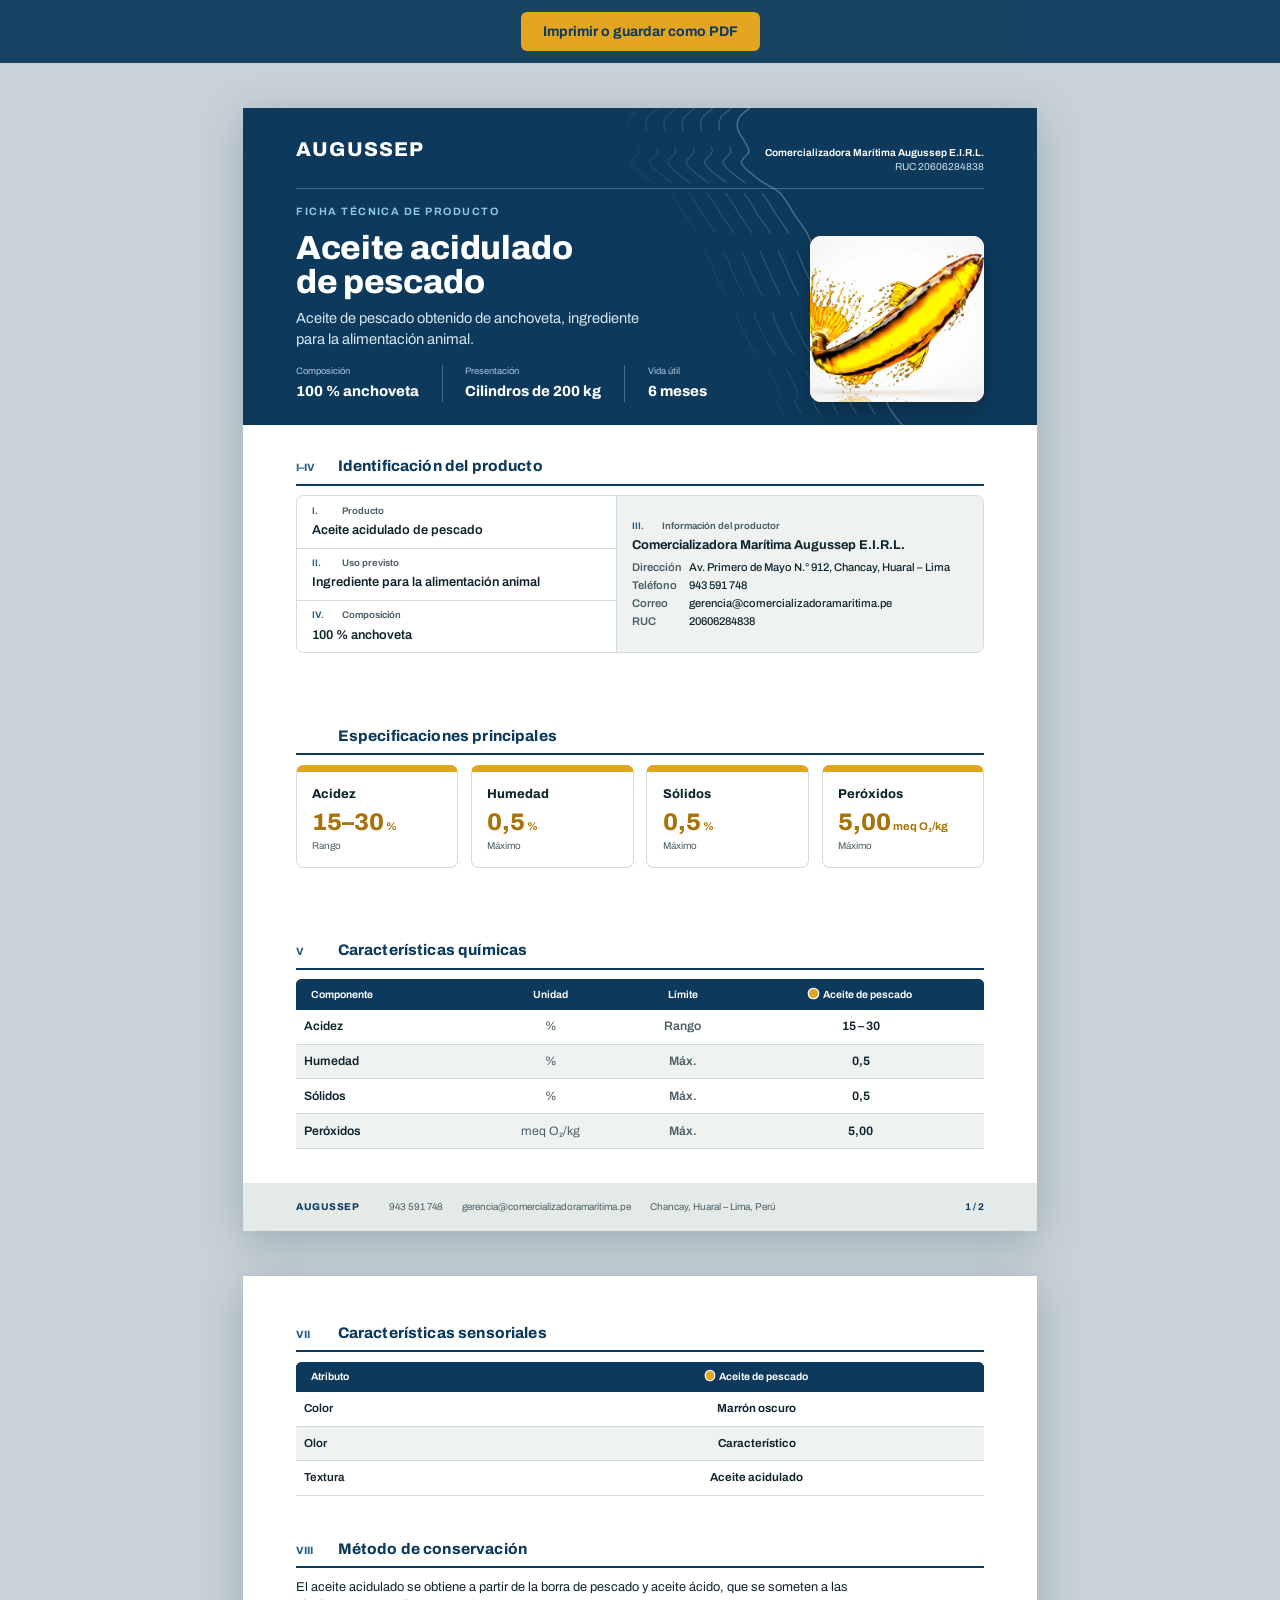
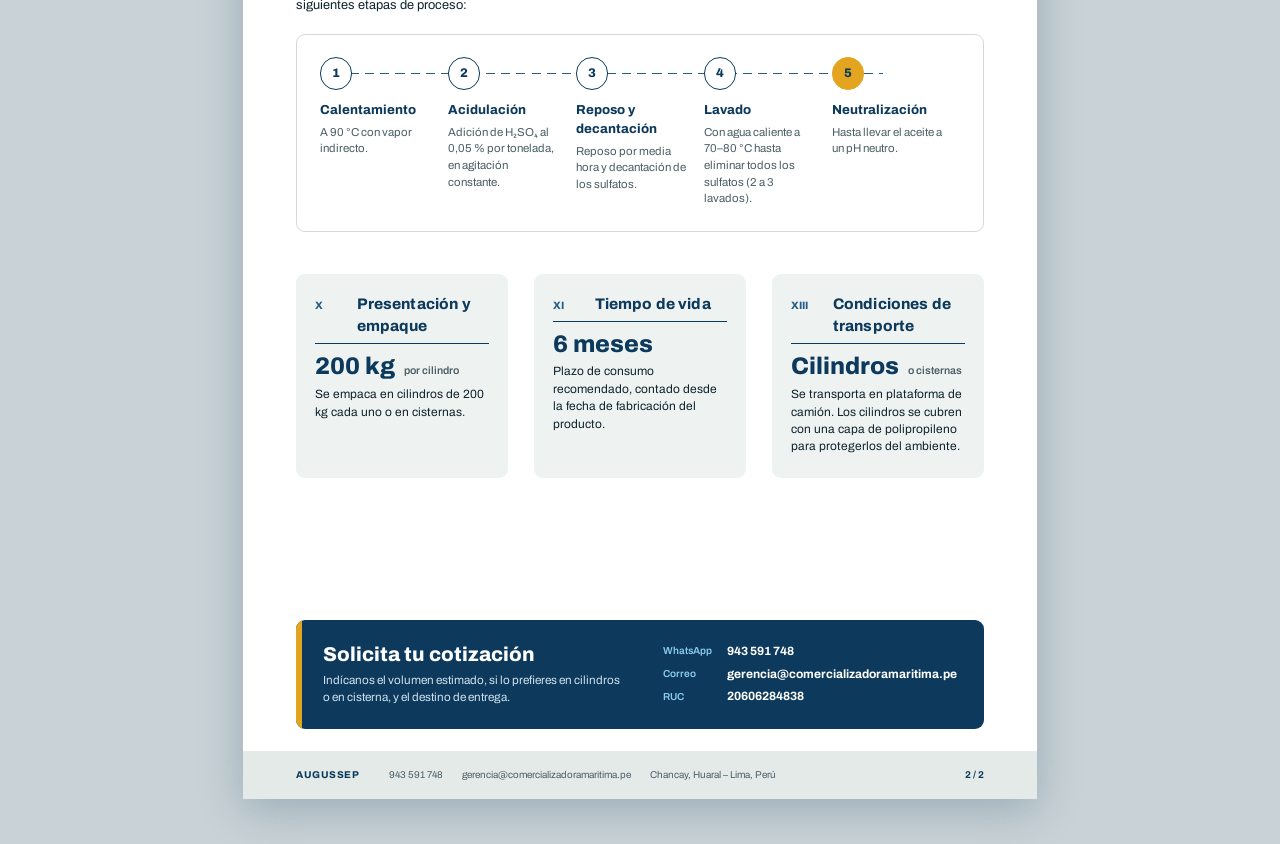
<file: fichas/ficha-tecnica-aceite-de-pescado.html>
<!DOCTYPE html>
<html lang="es">
<head>
<meta charset="UTF-8">
<meta name="viewport" content="width=device-width, initial-scale=1.0">
<title>Ficha técnica – Aceite acidulado de pescado | Augussep</title>
<link rel="preconnect" href="https://fonts.googleapis.com">
<link rel="preconnect" href="https://fonts.gstatic.com" crossorigin>
<link href="https://fonts.googleapis.com/css2?family=Archivo:wdth,wght@62..125,400..800&display=swap" rel="stylesheet">
<style>
  :root {
    --ink: #0d3a5c; --ink-2: #154a70; --ink-3: #255d85; --current: #8ccbec;
    --paper: #ffffff; --fog: #eef2f1; --fog-2: #e4eae8; --line: #d3dbd9;
    --text: #0f242c; --muted: #4c5f66; --meal: #b4864f; --oil: #e3a520; --red: #d32f2f;
    --g1: #0d3a5c; --g2: #3d7fae; --g3: #b4864f;
    --font: "Archivo", "Inter", "Helvetica Neue", Arial, sans-serif;
  }
  @page { size: A4; margin: 0; }
  * { box-sizing: border-box; }
  html { -webkit-print-color-adjust: exact; print-color-adjust: exact; }
  body { margin: 0; background: #c9d2d6; color: var(--text); font-family: var(--font); font-size: 9.2pt; line-height: 1.45; -webkit-font-smoothing: antialiased; }
  h1, h2, h3, p, ul, dl, dd, figure { margin: 0; }
  ul { padding: 0; list-style: none; }

  /* Hoja A4 */
  .page { position: relative; width: 210mm; height: 297mm; margin: 12mm auto; background: var(--paper); overflow: hidden; box-shadow: 0 10px 40px rgba(13,58,92,.25); display: flex; flex-direction: column; }
  .page__body { flex: 1 1 auto; min-height: 0; padding: 6mm 14mm 0; display: flex; flex-direction: column; gap: 4.6mm; }

  /* Banda superior */
  .band { flex: none; position: relative; background: var(--ink); color: #fff; padding: 7mm 14mm 6mm; overflow: hidden; }
  .band__lines { position: absolute; right: -10mm; top: -6mm; width: 120mm; height: 120mm; opacity: .5; }
  .band__lines .l { fill: none; stroke: var(--current); stroke-width: 1.4; stroke-dasharray: 56 22; }
  .band__lines .c { fill: none; stroke: #fff; stroke-width: 1.6; opacity: .55; }
  .band__top { position: relative; display: flex; justify-content: space-between; align-items: baseline; padding-bottom: 3.6mm; border-bottom: 1px solid rgba(140,203,236,.35); }
  .wordmark { font-weight: 800; font-size: 15pt; letter-spacing: .06em; text-transform: uppercase; }
  .band__company { text-align: right; font-size: 7.6pt; line-height: 1.4; color: #cfe1ee; }
  .band__company strong { color: #fff; font-weight: 650; }
  .band__main { position: relative; display: grid; grid-template-columns: 1fr 46mm; gap: 8mm; align-items: end; padding-top: 5mm; }
  .doc-type { font-size: 8pt; font-weight: 650; letter-spacing: .14em; text-transform: uppercase; color: var(--current); }
  .band h1 { font-size: 29pt; line-height: .98; font-weight: 800; letter-spacing: -.01em; margin-top: 3mm; }
  .band__sub { font-size: 11pt; color: #d6e6f1; margin-top: 3mm; max-width: 95mm; }
  .facts { display: grid; grid-template-columns: repeat(3, auto); justify-content: start; gap: 0; margin-top: 5mm; }
  .facts div { padding: 0 6mm; border-left: 1px solid rgba(140,203,236,.4); }
  .facts div:first-child { padding-left: 0; border-left: 0; }
  .facts dt { font-size: 7pt; color: #a9c7dc; }
  .facts dd { font-size: 11pt; font-weight: 750; margin-top: .6mm; }
  .bag { background: #fff; border-radius: 3mm; overflow: hidden; height: 44mm; box-shadow: 0 8px 24px rgba(0,0,0,.25); }
  .bag img { width: 100%; height: 100%; object-fit: cover; object-position: 50% 50%; display: block; transform: scale(1.32); }

  /* Secciones */
  .sec__head { display: flex; align-items: baseline; gap: 3mm; padding-bottom: 1.6mm; margin-bottom: 2.6mm; border-bottom: 1.6pt solid var(--ink); }
  .num { font-size: 8pt; font-weight: 750; color: var(--ink-3); min-width: 8mm; }
  .sec__head h2 { font-size: 11.5pt; font-weight: 750; letter-spacing: .01em; color: var(--ink); }
  .sec__head .note { margin-left: auto; font-size: 7.4pt; color: var(--muted); }

  /* Identificación I–IV */
  .ident { display: grid; grid-template-columns: 1fr 1.15fr; grid-template-areas: "i1 i3" "i2 i3" "i4 i3"; border: 1px solid var(--line); border-radius: 2mm; overflow: hidden; }
  .ident > div { padding: 2.2mm 4mm; }
  .ident .i1 { grid-area: i1; } .ident .i2 { grid-area: i2; border-top: 1px solid var(--line); } .ident .i4 { grid-area: i4; border-top: 1px solid var(--line); }
  .ident .i3 { grid-area: i3; background: var(--fog); border-left: 1px solid var(--line); display: flex; flex-direction: column; justify-content: center; }
  .ident dt { display: flex; gap: 2mm; font-size: 7.2pt; font-weight: 650; color: var(--muted); }
  .ident dt span { color: var(--ink-3); min-width: 6mm; }
  .ident dd { margin-top: .6mm; font-size: 9.6pt; font-weight: 600; }
  .ident .i3 dd { display: grid; gap: .5mm; font-weight: 500; font-size: 8.4pt; }
  .ident .i3 dd strong { font-size: 9.6pt; font-weight: 700; margin-bottom: .6mm; }
  .ident .i3 dd b { display: inline-block; min-width: 15mm; font-weight: 600; color: var(--muted); }

  /* Grados */
  .grades { display: grid; grid-template-columns: repeat(3, 1fr); gap: 4mm; }
  .grade { display: grid; grid-template-columns: auto 1fr; align-items: end; column-gap: 4mm; border: 1px solid var(--line); border-top: 2mm solid var(--g); border-radius: 2mm; padding: 2.4mm 4mm 2.6mm; }
  .grade h3 { grid-column: 1 / -1; }
  .grade h3 { font-size: 10.5pt; font-weight: 750; }
  .grade .big { font-size: 19pt; font-weight: 800; color: var(--g); line-height: 1; margin-top: 1.4mm; font-variant-numeric: tabular-nums; }
  .grade .big small { font-size: 11pt; font-weight: 700; }
  .grade p { font-size: 7.2pt; line-height: 1.3; color: var(--muted); }
  .g1 { --g: var(--g1); } .g2 { --g: var(--g2); } .g3 { --g: var(--g3); }

  /* Tablas */
  table { width: 100%; border-collapse: collapse; font-variant-numeric: tabular-nums; }
  thead tr { background: var(--ink); }
  thead th { border: 0; background: var(--ink); color: #fff; font-size: 7.8pt; font-weight: 650; text-align: center; padding: 2mm 2mm; }
  thead th:not(:first-child):not(:last-child) { background: transparent; }
  thead th:first-child { text-align: left; padding-left: 4mm; border-radius: 1.5mm 0 0 0; }
  thead th:last-child { border-radius: 0 1.5mm 0 0; }
  thead th .dot { display: inline-block; width: 2.2mm; height: 2.2mm; border-radius: 50%; background: var(--g); margin-right: 1.4mm; vertical-align: .1mm; box-shadow: 0 0 0 .35mm #fff; }
  thead th.g1 .dot { background: var(--current); }
  tbody td, tbody th { padding: 1.25mm 2mm; text-align: center; border-bottom: 1px solid var(--line); font-size: 8.7pt; line-height: 1.35; }
  tbody th { text-align: left; font-weight: 600; padding-left: 4mm; }
  tbody th small { font-weight: 450; font-size: 7pt; color: var(--muted); margin-left: 1.4mm; }
  tbody tr:nth-child(even) td, tbody tr:nth-child(even) th { background: var(--fog); }
  td.u, td.l { color: var(--muted); font-size: 8pt; }
  td.l { font-weight: 600; }
  td.v { font-weight: 650; }
  tr.group th { background: #fff !important; color: var(--ink-3); font-size: 7.4pt; font-weight: 700; padding-top: 1.8mm; padding-bottom: .9mm; border-bottom: 1px solid var(--line); letter-spacing: .02em; }
  .tfoot-note { font-size: 7.2pt; color: var(--muted); margin-top: 2mm; }

  /* Página 2: bloques */
  .blocks { display: grid; grid-template-columns: 1fr 1fr; gap: 9mm 9mm; }
  .block p { color: var(--text); font-size: 9pt; }
  .block p + p, .block p + ul, .block ul + p { margin-top: 2mm; }
  .block .sec__head { margin-bottom: 2.6mm; }
  .stat { display: flex; align-items: baseline; gap: 2.4mm; margin-bottom: 2mm; color: var(--ink); }
  .stat b { font-size: 20pt; font-weight: 800; line-height: 1; }
  .stat span { font-size: 8pt; font-weight: 600; color: var(--muted); }
  .checks li { position: relative; padding-left: 5mm; font-size: 9pt; }
  .checks li + li { margin-top: 1mm; }
  .checks li::before { content: ""; position: absolute; left: .4mm; top: 1.3mm; width: 2.6mm; height: 1.4mm; border-left: 1.4pt solid var(--ink); border-bottom: 1.4pt solid var(--ink); transform: rotate(-45deg); }
  .redmark { display: flex; gap: 3mm; align-items: center; background: var(--fog); border-radius: 2mm; padding: 2.6mm 3.4mm; margin-top: 2.4mm; font-size: 8.4pt; }
  .redmark i { flex: none; width: 5mm; height: 5mm; border-radius: 50%; background: var(--red); }
  .chem { display: inline-block; font-weight: 650; }

  .safety { display: flex; gap: 3.4mm; align-items: center; border: 1px solid var(--line); border-left: 1.2mm solid var(--oil); border-radius: 2mm; padding: 3mm 4mm; font-size: 8.6pt; }
  .safety svg { width: 6mm; height: 6mm; flex: none; }

  /* Cierre: contacto comercial */
  .closing { margin-top: auto; display: grid; gap: 4mm; }
  .cta { position: relative; overflow: hidden; display: grid; grid-template-columns: 1fr auto; gap: 8mm; align-items: center; background: var(--ink); color: #fff; border-radius: 2.4mm; padding: 6mm 7mm; }
  .cta h2 { font-size: 15pt; font-weight: 800; line-height: 1.1; }
  .cta p { color: #cfe1ee; font-size: 8.8pt; margin-top: 1.6mm; max-width: 80mm; }
  .cta dl { display: grid; grid-template-columns: auto auto; gap: 1.4mm 4mm; font-size: 9pt; }
  .cta dt { color: var(--current); font-weight: 600; font-size: 7.6pt; align-self: center; }
  .cta dd { font-weight: 700; }
  .cta__bar { position: absolute; left: 0; top: 0; bottom: 0; width: 1.6mm; background: var(--oil); }

  /* Pie */
  .foot { flex: none; margin-top: auto; display: flex; justify-content: space-between; align-items: center; gap: 6mm; padding: 4.4mm 14mm; background: var(--fog-2); font-size: 7.4pt; color: var(--muted); }
  .foot strong { color: var(--ink); font-weight: 750; letter-spacing: .05em; text-transform: uppercase; margin-right: 3mm; }
  .foot .contact { display: flex; flex-wrap: wrap; gap: 1mm 5mm; }
  .foot .pg { font-weight: 700; color: var(--ink); white-space: nowrap; }
  .page__body > :last-child { margin-bottom: 6mm; }
  .page__body--p2 { padding-top: 12mm; gap: 9mm; }
  .page__body--p2 tbody td, .page__body--p2 tbody th { padding: 2.4mm 2mm; }

  /* Barra de acciones (solo pantalla) */
  .toolbar { position: sticky; top: 0; z-index: 10; display: flex; justify-content: center; gap: 10px; padding: 12px; background: rgba(13,58,92,.94); }
  .toolbar button { font: 700 14px var(--font); padding: 10px 20px; border-radius: 6px; border: 2px solid transparent; cursor: pointer; background: var(--oil); color: var(--ink); }
  .toolbar button:hover { background: #f0b63a; }
  .toolbar button:focus-visible { outline: 3px solid #fff; outline-offset: 2px; }

  @media screen and (max-width: 820px) {
    .page { transform-origin: top left; }
  }
  @media print {
    body { background: #fff; }
    .toolbar { display: none; }
    .page { margin: 0; box-shadow: none; break-after: page; }
    .page:last-child { break-after: auto; }
  }

  /* ---- Ficha del aceite ---- */
  :root { --oil-dark: #a8740a; }
  .bag--oil img { transform: scale(1.12); object-position: 55% 50%; }
  thead th.go .dot { background: var(--oil); }
  .keys { display: grid; grid-template-columns: repeat(4, 1fr); gap: 3.4mm; }
  .key { border: 1px solid var(--line); border-top: 2mm solid var(--oil); border-radius: 2mm; padding: 3.4mm 4mm 3.6mm; }
  .page__body--p2 { gap: 10mm; }
  .steps li::before { width: 9mm; height: 9mm; }
  .steps::before { top: 4.5mm; }
  .key h3 { font-size: 9.6pt; font-weight: 750; }
  .key .big { font-size: 18pt; font-weight: 800; line-height: 1; color: var(--oil-dark); margin-top: 1.8mm; font-variant-numeric: tabular-nums; white-space: nowrap; }
  .key .big small { font-size: 8.4pt; font-weight: 700; }
  .key p:last-child { font-size: 7.4pt; color: var(--muted); margin-top: 1.2mm; }
  .page__body:not(.page__body--p2) tbody td, .page__body:not(.page__body--p2) tbody th { padding: 2.3mm 2mm; font-size: 9.2pt; }
  .page__body:not(.page__body--p2) { gap: 7mm; padding-top: 8mm; }
  .band h1 { font-size: 25pt; line-height: 1.02; }
  .band__main { padding-top: 4mm; }
  .band__sub { margin-top: 2.4mm; }
  .facts { margin-top: 4mm; }
  td.v { text-align: center; }
  .intro { font-size: 9.6pt; max-width: 150mm; margin-bottom: 5mm; }
  .steps { list-style: none; padding: 0; margin: 0; counter-reset: st; display: grid; grid-template-columns: repeat(5, 1fr); position: relative; }
  .steps::before { content: ""; position: absolute; top: 4mm; left: 4mm; right: 12%; height: .5mm; background: repeating-linear-gradient(90deg, var(--ink-3) 0 2.4mm, transparent 2.4mm 4mm); }
  .steps li { counter-increment: st; position: relative; padding-right: 4mm; }
  .steps li::before { content: counter(st); position: relative; display: grid; place-items: center; width: 8mm; height: 8mm; border-radius: 50%; background: #fff; border: .5mm solid var(--ink); color: var(--ink); font-weight: 800; font-size: 9.4pt; margin-bottom: 3mm; }
  .steps li:last-child::before { background: var(--oil); border-color: var(--oil); }
  .steps h3 { font-size: 9.8pt; font-weight: 750; color: var(--ink); }
  .steps p { font-size: 8.6pt; color: var(--muted); margin-top: 1mm; }
  .blocks--3 { grid-template-columns: repeat(3, 1fr); gap: 7mm; }
  .blocks--3 .stat b { font-size: 18pt; }
  .page__body:not(.page__body--p2) > section:last-child { margin-bottom: 0; }
  .page__body:not(.page__body--p2) { justify-content: space-between; padding-bottom: 9mm; }
  .blocks--3 .block { background: var(--fog); border-radius: 2.4mm; padding: 5mm 5mm 6mm; }
  .blocks--3 .block .sec__head { border-bottom-width: 1.2pt; }
  .steps-panel { border: 1px solid var(--line); border-radius: 2.4mm; padding: 6mm 6mm 6.5mm; }
  .page__body--p2 { gap: 11mm; }
</style>
</head>
<body>
<div class="toolbar"><button type="button" onclick="window.print()">Imprimir o guardar como PDF</button></div>

<!-- ====================== PÁGINA 1 ====================== -->
<section class="page" aria-label="Página 1">
  <header class="band">
    <svg class="band__lines" viewBox="-60 20 520 530" aria-hidden="true" preserveAspectRatio="xMidYMid slice"><path class="l" style="opacity:0.55" d="M82.7 32.3 C80.1 35.1 72.1 44.5 67.4 49.3 C62.7 54.1 56.9 57.1 54.5 61.2 C52.0 65.3 51.8 69.6 52.8 74.1 C53.7 78.6 58.1 83.7 60.3 88.1 C62.4 92.4 66.2 96.0 65.7 100.3 C65.2 104.6 55.2 108.5 57.2 113.9 C59.2 119.3 70.2 126.9 77.6 132.6 C85.0 138.3 94.6 141.1 101.4 147.9 C108.2 154.7 113.2 165.6 118.4 173.4 C123.6 181.2 128.1 186.2 132.7 194.5 C137.2 202.8 140.9 212.9 145.6 223.4 C150.3 233.9 155.9 247.6 160.9 257.4 C165.9 267.2 172.7 276.1 175.9 282.2 C179.0 288.3 176.4 287.0 179.6 294.1 C182.8 301.2 190.6 317.6 194.9 324.7 C199.1 331.8 201.3 331.2 205.1 336.6 C208.9 342.0 214.0 349.6 217.7 357.0 C221.4 364.4 226.2 375.7 227.2 380.8 C228.2 385.9 222.7 383.6 223.8 387.6 C224.9 391.6 229.5 398.7 234.0 404.6 C238.5 410.6 246.2 417.9 251.0 423.3 C255.8 428.7 256.7 432.4 262.9 437.2 C269.1 442.1 280.2 447.4 288.4 452.2 C296.6 457.0 302.6 461.3 312.2 465.8 C321.8 470.3 336.6 474.7 346.2 479.4 C355.8 484.1 362.3 488.1 370.0 494.0 C377.7 499.9 383.2 507.3 392.4 514.8 C401.7 522.2 419.9 534.9 425.4 538.9"/><path class="l" style="opacity:0.47" d="M61.7 32.3 C59.1 35.1 51.1 44.5 46.4 49.3 C41.7 54.1 35.9 57.1 33.5 61.2 C31.0 65.3 30.8 69.6 31.8 74.1 C32.7 78.6 37.1 83.7 39.3 88.1 C41.4 92.4 45.2 96.0 44.7 100.3 C44.2 104.6 34.2 108.5 36.2 113.9 C38.2 119.3 49.2 126.9 56.6 132.6 C64.0 138.3 73.6 141.1 80.4 147.9 C87.2 154.7 92.2 165.6 97.4 173.4 C102.6 181.2 107.1 186.2 111.7 194.5 C116.2 202.8 119.9 212.9 124.6 223.4 C129.3 233.9 134.9 247.6 139.9 257.4 C144.9 267.2 151.7 276.1 154.9 282.2 C158.0 288.3 155.4 287.0 158.6 294.1 C161.8 301.2 169.6 317.6 173.9 324.7 C178.1 331.8 180.3 331.2 184.1 336.6 C187.9 342.0 193.0 349.6 196.7 357.0 C200.4 364.4 205.2 375.7 206.2 380.8 C207.2 385.9 201.7 383.6 202.8 387.6 C203.9 391.6 208.5 398.7 213.0 404.6 C217.5 410.6 225.2 417.9 230.0 423.3 C234.8 428.7 235.7 432.4 241.9 437.2 C248.1 442.1 259.2 447.4 267.4 452.2 C275.6 457.0 281.6 461.3 291.2 465.8 C300.8 470.3 315.6 474.7 325.2 479.4 C334.8 484.1 341.3 488.1 349.0 494.0 C356.7 499.9 362.2 507.3 371.4 514.8 C380.7 522.2 398.9 534.9 404.4 538.9"/><path class="l" style="opacity:0.39" d="M40.7 32.3 C38.1 35.1 30.1 44.5 25.4 49.3 C20.7 54.1 14.9 57.1 12.5 61.2 C10.0 65.3 9.8 69.6 10.8 74.1 C11.7 78.6 16.1 83.7 18.3 88.1 C20.4 92.4 24.2 96.0 23.7 100.3 C23.2 104.6 13.2 108.5 15.2 113.9 C17.2 119.3 28.2 126.9 35.6 132.6 C43.0 138.3 52.6 141.1 59.4 147.9 C66.2 154.7 71.2 165.6 76.4 173.4 C81.6 181.2 86.1 186.2 90.7 194.5 C95.2 202.8 98.9 212.9 103.6 223.4 C108.3 233.9 113.9 247.6 118.9 257.4 C123.9 267.2 130.7 276.1 133.9 282.2 C137.0 288.3 134.4 287.0 137.6 294.1 C140.8 301.2 148.6 317.6 152.9 324.7 C157.1 331.8 159.3 331.2 163.1 336.6 C166.9 342.0 172.0 349.6 175.7 357.0 C179.4 364.4 184.2 375.7 185.2 380.8 C186.2 385.9 180.7 383.6 181.8 387.6 C182.9 391.6 187.5 398.7 192.0 404.6 C196.5 410.6 204.2 417.9 209.0 423.3 C213.8 428.7 214.7 432.4 220.9 437.2 C227.1 442.1 238.2 447.4 246.4 452.2 C254.6 457.0 260.6 461.3 270.2 465.8 C279.8 470.3 294.6 474.7 304.2 479.4 C313.8 484.1 320.3 488.1 328.0 494.0 C335.7 499.9 341.2 507.3 350.4 514.8 C359.7 522.2 377.9 534.9 383.4 538.9"/><path class="l" style="opacity:0.31" d="M19.7 32.3 C17.1 35.1 9.1 44.5 4.4 49.3 C-0.3 54.1 -6.1 57.1 -8.5 61.2 C-11.0 65.3 -11.2 69.6 -10.2 74.1 C-9.3 78.6 -4.9 83.7 -2.7 88.1 C-0.6 92.4 3.2 96.0 2.7 100.3 C2.2 104.6 -7.8 108.5 -5.8 113.9 C-3.8 119.3 7.2 126.9 14.6 132.6 C22.0 138.3 31.6 141.1 38.4 147.9 C45.2 154.7 50.2 165.6 55.4 173.4 C60.6 181.2 65.1 186.2 69.7 194.5 C74.2 202.8 77.9 212.9 82.6 223.4 C87.3 233.9 92.9 247.6 97.9 257.4 C102.9 267.2 109.7 276.1 112.9 282.2 C116.0 288.3 113.4 287.0 116.6 294.1 C119.8 301.2 127.6 317.6 131.9 324.7 C136.1 331.8 138.3 331.2 142.1 336.6 C145.9 342.0 151.0 349.6 154.7 357.0 C158.4 364.4 163.2 375.7 164.2 380.8 C165.2 385.9 159.7 383.6 160.8 387.6 C161.9 391.6 166.5 398.7 171.0 404.6 C175.5 410.6 183.2 417.9 188.0 423.3 C192.8 428.7 193.7 432.4 199.9 437.2 C206.1 442.1 217.2 447.4 225.4 452.2 C233.6 457.0 239.6 461.3 249.2 465.8 C258.8 470.3 273.6 474.7 283.2 479.4 C292.8 484.1 299.3 488.1 307.0 494.0 C314.7 499.9 320.2 507.3 329.4 514.8 C338.7 522.2 356.9 534.9 362.4 538.9"/><path class="l" style="opacity:0.23" d="M-1.3 32.3 C-3.9 35.1 -11.9 44.5 -16.6 49.3 C-21.3 54.1 -27.1 57.1 -29.5 61.2 C-32.0 65.3 -32.2 69.6 -31.2 74.1 C-30.3 78.6 -25.9 83.7 -23.7 88.1 C-21.6 92.4 -17.8 96.0 -18.3 100.3 C-18.8 104.6 -28.8 108.5 -26.8 113.9 C-24.8 119.3 -13.8 126.9 -6.4 132.6 C1.0 138.3 10.6 141.1 17.4 147.9 C24.2 154.7 29.2 165.6 34.4 173.4 C39.6 181.2 44.1 186.2 48.7 194.5 C53.2 202.8 56.9 212.9 61.6 223.4 C66.3 233.9 71.9 247.6 76.9 257.4 C81.9 267.2 88.7 276.1 91.9 282.2 C95.0 288.3 92.4 287.0 95.6 294.1 C98.8 301.2 106.6 317.6 110.9 324.7 C115.1 331.8 117.3 331.2 121.1 336.6 C124.9 342.0 130.0 349.6 133.7 357.0 C137.4 364.4 142.2 375.7 143.2 380.8 C144.2 385.9 138.7 383.6 139.8 387.6 C140.9 391.6 145.5 398.7 150.0 404.6 C154.5 410.6 162.2 417.9 167.0 423.3 C171.8 428.7 172.7 432.4 178.9 437.2 C185.1 442.1 196.2 447.4 204.4 452.2 C212.6 457.0 218.6 461.3 228.2 465.8 C237.8 470.3 252.6 474.7 262.2 479.4 C271.8 484.1 278.3 488.1 286.0 494.0 C293.7 499.9 299.2 507.3 308.4 514.8 C317.7 522.2 335.9 534.9 341.4 538.9"/><path class="l" style="opacity:0.15" d="M-22.3 32.3 C-24.9 35.1 -32.9 44.5 -37.6 49.3 C-42.3 54.1 -48.1 57.1 -50.5 61.2 C-53.0 65.3 -53.2 69.6 -52.2 74.1 C-51.3 78.6 -46.9 83.7 -44.7 88.1 C-42.6 92.4 -38.8 96.0 -39.3 100.3 C-39.8 104.6 -49.8 108.5 -47.8 113.9 C-45.8 119.3 -34.8 126.9 -27.4 132.6 C-20.0 138.3 -10.4 141.1 -3.6 147.9 C3.2 154.7 8.2 165.6 13.4 173.4 C18.6 181.2 23.1 186.2 27.7 194.5 C32.2 202.8 35.9 212.9 40.6 223.4 C45.3 233.9 50.9 247.6 55.9 257.4 C60.9 267.2 67.7 276.1 70.9 282.2 C74.0 288.3 71.4 287.0 74.6 294.1 C77.8 301.2 85.6 317.6 89.9 324.7 C94.1 331.8 96.3 331.2 100.1 336.6 C103.9 342.0 109.0 349.6 112.7 357.0 C116.4 364.4 121.2 375.7 122.2 380.8 C123.2 385.9 117.7 383.6 118.8 387.6 C119.9 391.6 124.5 398.7 129.0 404.6 C133.5 410.6 141.2 417.9 146.0 423.3 C150.8 428.7 151.7 432.4 157.9 437.2 C164.1 442.1 175.2 447.4 183.4 452.2 C191.6 457.0 197.6 461.3 207.2 465.8 C216.8 470.3 231.6 474.7 241.2 479.4 C250.8 484.1 257.3 488.1 265.0 494.0 C272.7 499.9 278.2 507.3 287.4 514.8 C296.7 522.2 314.9 534.9 320.4 538.9"/><path class="c" d="M103.7 32.3 C101.1 35.1 93.1 44.5 88.4 49.3 C83.7 54.1 77.9 57.1 75.5 61.2 C73.0 65.3 72.8 69.6 73.8 74.1 C74.7 78.6 79.1 83.7 81.3 88.1 C83.4 92.4 87.2 96.0 86.7 100.3 C86.2 104.6 76.2 108.5 78.2 113.9 C80.2 119.3 91.2 126.9 98.6 132.6 C106.0 138.3 115.6 141.1 122.4 147.9 C129.2 154.7 134.2 165.6 139.4 173.4 C144.6 181.2 149.1 186.2 153.7 194.5 C158.2 202.8 161.9 212.9 166.6 223.4 C171.3 233.9 176.9 247.6 181.9 257.4 C186.9 267.2 193.7 276.1 196.9 282.2 C200.0 288.3 197.4 287.0 200.6 294.1 C203.8 301.2 211.6 317.6 215.9 324.7 C220.1 331.8 222.3 331.2 226.1 336.6 C229.9 342.0 235.0 349.6 238.7 357.0 C242.4 364.4 247.2 375.7 248.2 380.8 C249.2 385.9 243.7 383.6 244.8 387.6 C245.9 391.6 250.5 398.7 255.0 404.6 C259.5 410.6 267.2 417.9 272.0 423.3 C276.8 428.7 277.7 432.4 283.9 437.2 C290.1 442.1 301.2 447.4 309.4 452.2 C317.6 457.0 323.6 461.3 333.2 465.8 C342.8 470.3 357.6 474.7 367.2 479.4 C376.8 484.1 383.3 488.1 391.0 494.0 C398.7 499.9 404.2 507.3 413.4 514.8 C422.7 522.2 440.9 534.9 446.4 538.9"/></svg>
    <div class="band__top">
      <span class="wordmark">Augussep</span>
      <p class="band__company"><strong>Comercializadora Marítima Augussep E.I.R.L.</strong><br>RUC 20606284838</p>
    </div>
    <div class="band__main">
      <div>
        <p class="doc-type">Ficha técnica de producto</p>
        <h1>Aceite acidulado<br>de pescado</h1>
        <p class="band__sub">Aceite de pescado obtenido de anchoveta, ingrediente para la alimentación animal.</p>
        <dl class="facts">
          <div><dt>Composición</dt><dd>100 % anchoveta</dd></div>
          <div><dt>Presentación</dt><dd>Cilindros de 200 kg</dd></div>
          <div><dt>Vida útil</dt><dd>6 meses</dd></div>
        </dl>
      </div>
      <figure class="bag bag--oil"><img src="[data-uri]" alt="Aceite de pescado Augussep"></figure>
    </div>
  </header>

  <div class="page__body">
    <section>
      <div class="sec__head"><span class="num">I–IV</span><h2>Identificación del producto</h2></div>
      <dl class="ident">
        <div class="i1"><dt><span>I.</span>Producto</dt><dd>Aceite acidulado de pescado</dd></div>
        <div class="i2"><dt><span>II.</span>Uso previsto</dt><dd>Ingrediente para la alimentación animal</dd></div>
        <div class="i3"><dt><span>III.</span>Información del productor</dt>
          <dd>
            <strong>Comercializadora Marítima Augussep E.I.R.L.</strong>
            <span><b>Dirección</b>Av. Primero de Mayo N.° 912, Chancay, Huaral – Lima</span>
            <span><b>Teléfono</b>943 591 748</span>
            <span><b>Correo</b>gerencia@comercializadoramaritima.pe</span>
            <span><b>RUC</b>20606284838</span>
          </dd>
        </div>
        <div class="i4"><dt><span>IV.</span>Composición</dt><dd>100 % anchoveta</dd></div>
      </dl>
    </section>

    <section>
      <div class="sec__head"><span class="num">&nbsp;</span><h2>Especificaciones principales</h2></div>
      <div class="keys">
        <div class="key"><h3>Acidez</h3><p class="big">15–30<small> %</small></p><p>Rango</p></div>
        <div class="key"><h3>Humedad</h3><p class="big">0,5<small> %</small></p><p>Máximo</p></div>
        <div class="key"><h3>Sólidos</h3><p class="big">0,5<small> %</small></p><p>Máximo</p></div>
        <div class="key"><h3>Peróxidos</h3><p class="big">5,00<small> meq O₂/kg</small></p><p>Máximo</p></div>
      </div>
    </section>

    <section>
      <div class="sec__head"><span class="num">V</span><h2>Características químicas</h2></div>
      <table>
        <thead>
          <tr>
            <th scope="col">Componente</th><th scope="col">Unidad</th><th scope="col">Límite</th>
            <th scope="col" class="go"><span class="dot"></span>Aceite de pescado</th>
          </tr>
        </thead>
        <tbody>
          <tr><th scope="row">Acidez</th><td class="u">%</td><td class="l">Rango</td><td class="v">15 – 30</td></tr>
          <tr><th scope="row">Humedad</th><td class="u">%</td><td class="l">Máx.</td><td class="v">0,5</td></tr>
          <tr><th scope="row">Sólidos</th><td class="u">%</td><td class="l">Máx.</td><td class="v">0,5</td></tr>
          <tr><th scope="row">Peróxidos</th><td class="u">meq O₂/kg</td><td class="l">Máx.</td><td class="v">5,00</td></tr>
        </tbody>
      </table>
    </section>
  </div>

  <footer class="foot">
    <div class="contact"><strong>Augussep</strong><span>943 591 748</span><span>gerencia@comercializadoramaritima.pe</span><span>Chancay, Huaral – Lima, Perú</span></div>
    <span class="pg">1 / 2</span>
  </footer>
</section>

<!-- ====================== PÁGINA 2 ====================== -->
<section class="page" aria-label="Página 2">
  <div class="page__body page__body--p2">
    <section>
      <div class="sec__head"><span class="num">VII</span><h2>Características sensoriales</h2></div>
      <table>
        <thead>
          <tr>
            <th scope="col">Atributo</th>
            <th scope="col" class="go"><span class="dot"></span>Aceite de pescado</th>
          </tr>
        </thead>
        <tbody>
          <tr><th scope="row">Color</th><td class="v">Marrón oscuro</td></tr>
          <tr><th scope="row">Olor</th><td class="v">Característico</td></tr>
          <tr><th scope="row">Textura</th><td class="v">Aceite acidulado</td></tr>
        </tbody>
      </table>
    </section>

    <section>
      <div class="sec__head"><span class="num">VIII</span><h2>Método de conservación</h2></div>
      <p class="intro">El aceite acidulado se obtiene a partir de la borra de pescado y aceite ácido, que se someten a las siguientes etapas de proceso:</p>
      <div class="steps-panel">
      <ol class="steps">
        <li><h3>Calentamiento</h3><p>A 90 °C con vapor indirecto.</p></li>
        <li><h3>Acidulación</h3><p>Adición de H₂SO₄ al 0,05 % por tonelada, en agitación constante.</p></li>
        <li><h3>Reposo y decantación</h3><p>Reposo por media hora y decantación de los sulfatos.</p></li>
        <li><h3>Lavado</h3><p>Con agua caliente a 70–80 °C hasta eliminar todos los sulfatos (2 a 3 lavados).</p></li>
        <li><h3>Neutralización</h3><p>Hasta llevar el aceite a un pH neutro.</p></li>
      </ol>
      </div>
    </section>

    <div class="blocks blocks--3">
      <section class="block">
        <div class="sec__head"><span class="num">X</span><h2>Presentación y empaque</h2></div>
        <div class="stat"><b>200 kg</b><span>por cilindro</span></div>
        <p>Se empaca en cilindros de 200 kg cada uno o en cisternas.</p>
      </section>

      <section class="block">
        <div class="sec__head"><span class="num">XI</span><h2>Tiempo de vida</h2></div>
        <div class="stat"><b>6 meses</b></div>
        <p>Plazo de consumo recomendado, contado desde la fecha de fabricación del producto.</p>
      </section>

      <section class="block">
        <div class="sec__head"><span class="num">XIII</span><h2>Condiciones de transporte</h2></div>
        <div class="stat"><b>Cilindros</b><span>o cisternas</span></div>
        <p>Se transporta en plataforma de camión. Los cilindros se cubren con una capa de polipropileno para protegerlos del ambiente.</p>
      </section>
    </div>

    <div class="closing">
      <section class="cta">
        <span class="cta__bar" aria-hidden="true"></span>
        <div>
          <h2>Solicita tu cotización</h2>
          <p>Indícanos el volumen estimado, si lo prefieres en cilindros o en cisterna, y el destino de entrega.</p>
        </div>
        <dl>
          <dt>WhatsApp</dt><dd>943 591 748</dd>
          <dt>Correo</dt><dd>gerencia@comercializadoramaritima.pe</dd>
          <dt>RUC</dt><dd>20606284838</dd>
        </dl>
      </section>
    </div>
  </div>

  <footer class="foot">
    <div class="contact"><strong>Augussep</strong><span>943 591 748</span><span>gerencia@comercializadoramaritima.pe</span><span>Chancay, Huaral – Lima, Perú</span></div>
    <span class="pg">2 / 2</span>
  </footer>
</section>

</body>
</html>
</file>
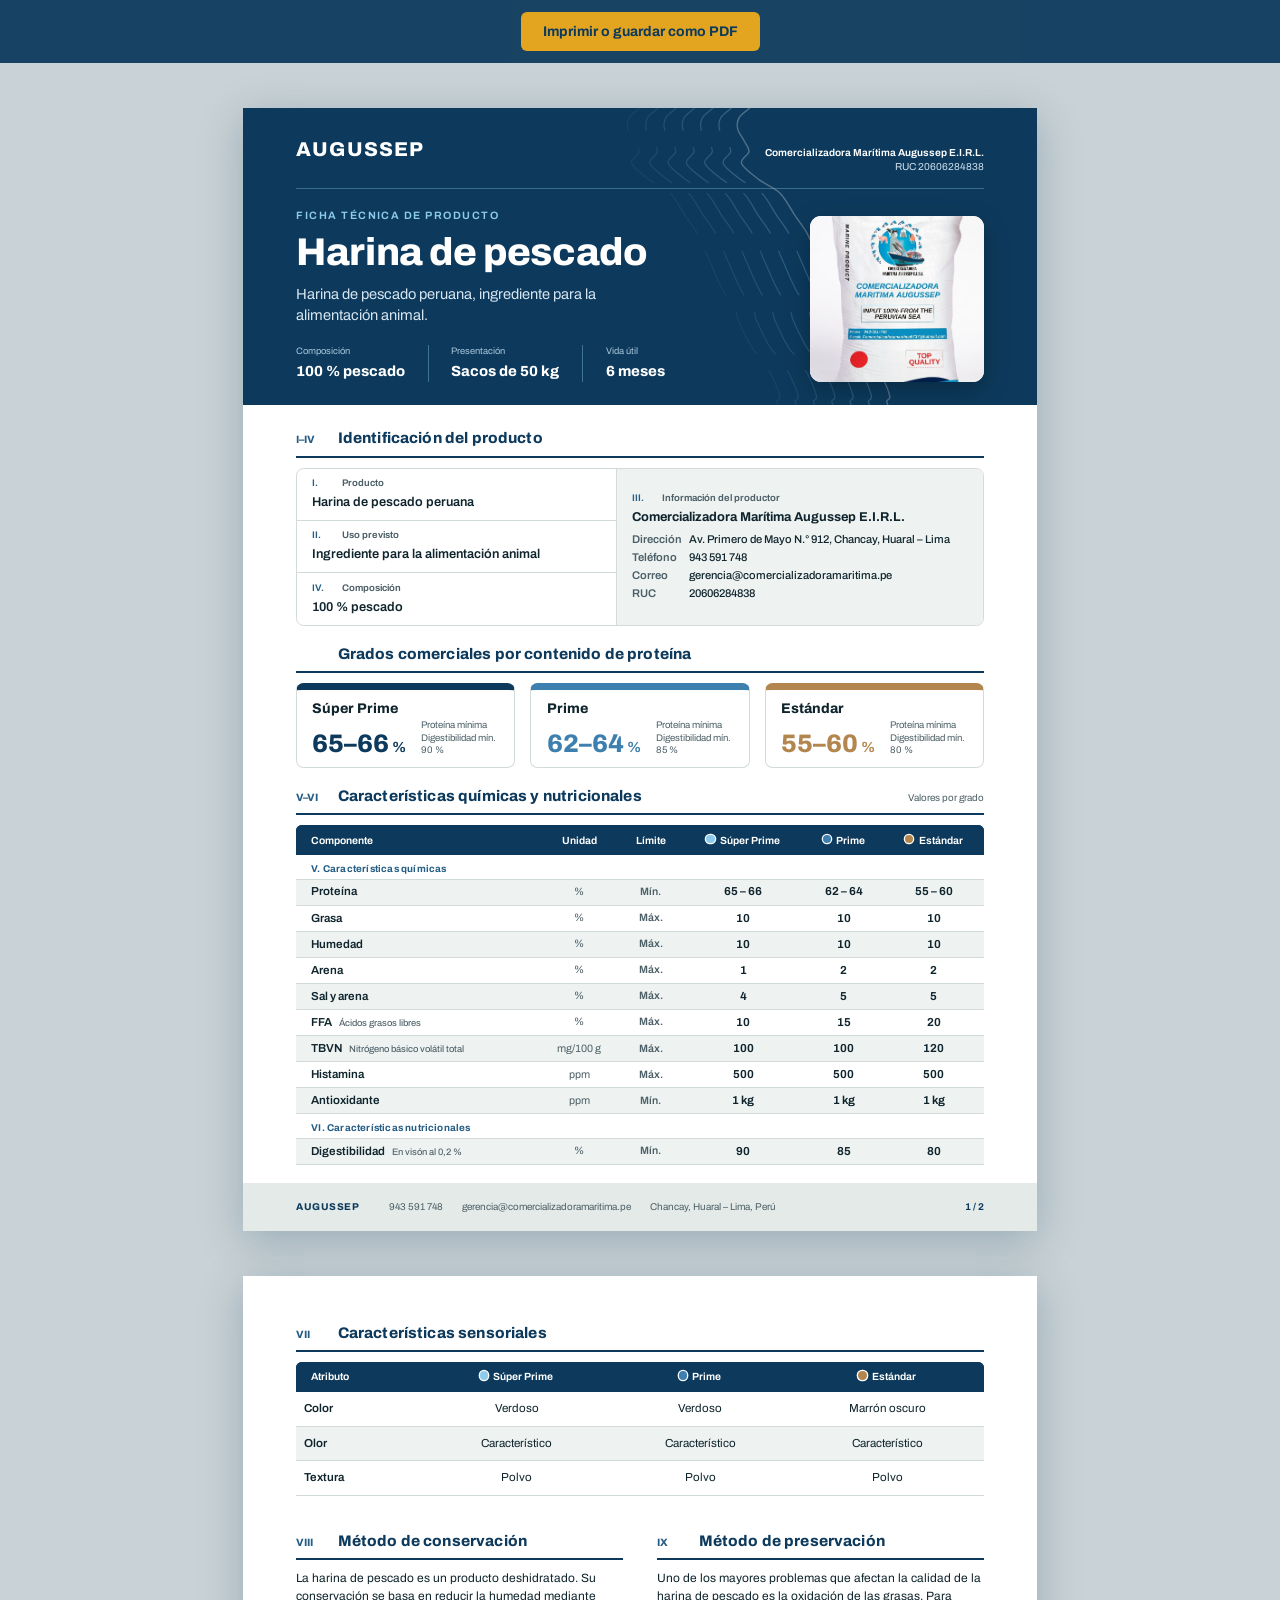
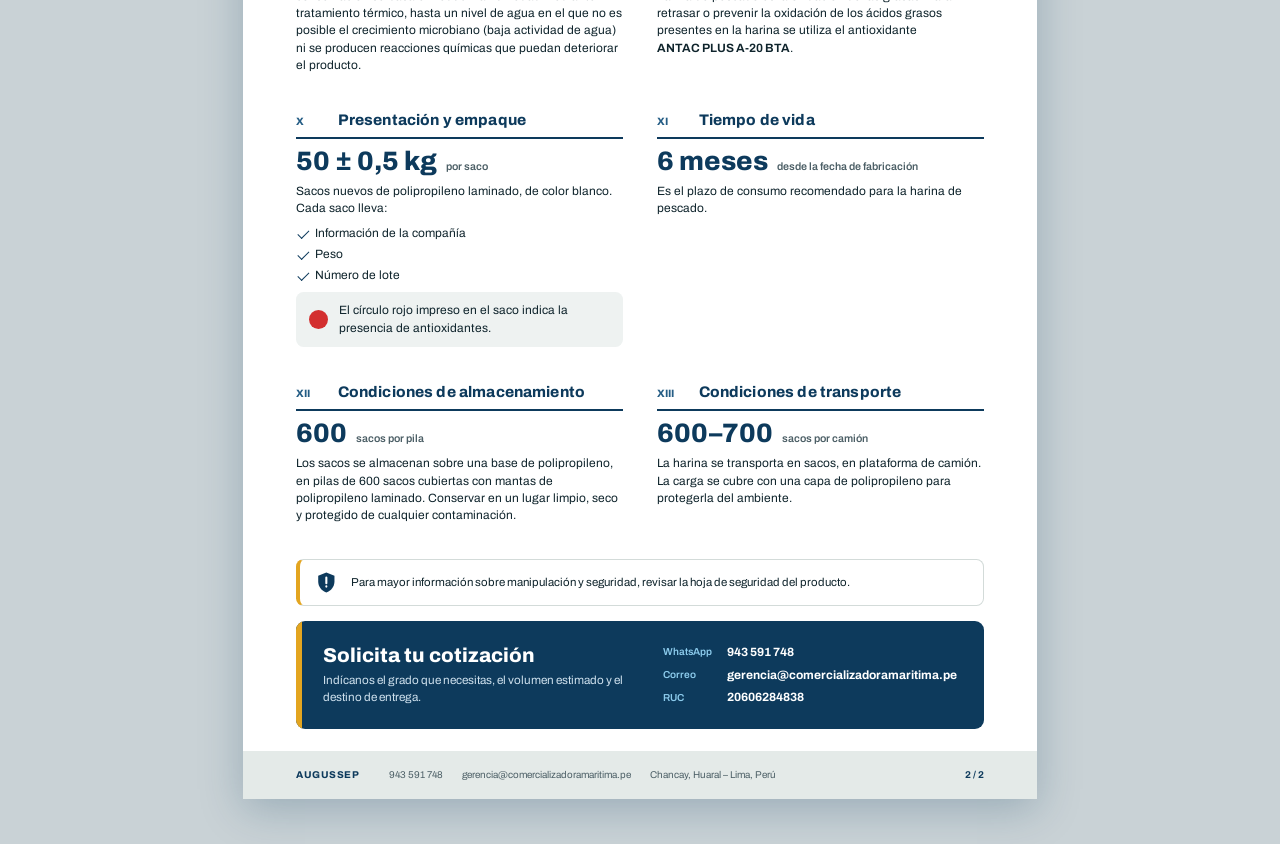
<file: fichas/ficha-tecnica-harina-de-pescado.html>
<!DOCTYPE html>
<html lang="es">
<head>
<meta charset="UTF-8">
<meta name="viewport" content="width=device-width, initial-scale=1.0">
<title>Ficha técnica – Harina de pescado | Augussep</title>
<link rel="preconnect" href="https://fonts.googleapis.com">
<link rel="preconnect" href="https://fonts.gstatic.com" crossorigin>
<link href="https://fonts.googleapis.com/css2?family=Archivo:wdth,wght@62..125,400..800&display=swap" rel="stylesheet">
<style>
  :root {
    --ink: #0d3a5c; --ink-2: #154a70; --ink-3: #255d85; --current: #8ccbec;
    --paper: #ffffff; --fog: #eef2f1; --fog-2: #e4eae8; --line: #d3dbd9;
    --text: #0f242c; --muted: #4c5f66; --meal: #b4864f; --oil: #e3a520; --red: #d32f2f;
    --g1: #0d3a5c; --g2: #3d7fae; --g3: #b4864f;
    --font: "Archivo", "Inter", "Helvetica Neue", Arial, sans-serif;
  }
  @page { size: A4; margin: 0; }
  * { box-sizing: border-box; }
  html { -webkit-print-color-adjust: exact; print-color-adjust: exact; }
  body { margin: 0; background: #c9d2d6; color: var(--text); font-family: var(--font); font-size: 9.2pt; line-height: 1.45; -webkit-font-smoothing: antialiased; }
  h1, h2, h3, p, ul, dl, dd, figure { margin: 0; }
  ul { padding: 0; list-style: none; }

  /* Hoja A4 */
  .page { position: relative; width: 210mm; height: 297mm; margin: 12mm auto; background: var(--paper); overflow: hidden; box-shadow: 0 10px 40px rgba(13,58,92,.25); display: flex; flex-direction: column; }
  .page__body { flex: 1 1 auto; min-height: 0; padding: 6mm 14mm 0; display: flex; flex-direction: column; gap: 4.6mm; }

  /* Banda superior */
  .band { flex: none; position: relative; background: var(--ink); color: #fff; padding: 7mm 14mm 6mm; overflow: hidden; }
  .band__lines { position: absolute; right: -10mm; top: -6mm; width: 120mm; height: 120mm; opacity: .5; }
  .band__lines .l { fill: none; stroke: var(--current); stroke-width: 1.4; stroke-dasharray: 56 22; }
  .band__lines .c { fill: none; stroke: #fff; stroke-width: 1.6; opacity: .55; }
  .band__top { position: relative; display: flex; justify-content: space-between; align-items: baseline; padding-bottom: 3.6mm; border-bottom: 1px solid rgba(140,203,236,.35); }
  .wordmark { font-weight: 800; font-size: 15pt; letter-spacing: .06em; text-transform: uppercase; }
  .band__company { text-align: right; font-size: 7.6pt; line-height: 1.4; color: #cfe1ee; }
  .band__company strong { color: #fff; font-weight: 650; }
  .band__main { position: relative; display: grid; grid-template-columns: 1fr 46mm; gap: 8mm; align-items: end; padding-top: 5mm; }
  .doc-type { font-size: 8pt; font-weight: 650; letter-spacing: .14em; text-transform: uppercase; color: var(--current); }
  .band h1 { font-size: 29pt; line-height: .98; font-weight: 800; letter-spacing: -.01em; margin-top: 3mm; }
  .band__sub { font-size: 11pt; color: #d6e6f1; margin-top: 3mm; max-width: 95mm; }
  .facts { display: grid; grid-template-columns: repeat(3, auto); justify-content: start; gap: 0; margin-top: 5mm; }
  .facts div { padding: 0 6mm; border-left: 1px solid rgba(140,203,236,.4); }
  .facts div:first-child { padding-left: 0; border-left: 0; }
  .facts dt { font-size: 7pt; color: #a9c7dc; }
  .facts dd { font-size: 11pt; font-weight: 750; margin-top: .6mm; }
  .bag { background: #fff; border-radius: 3mm; overflow: hidden; height: 44mm; box-shadow: 0 8px 24px rgba(0,0,0,.25); }
  .bag img { width: 100%; height: 100%; object-fit: cover; object-position: 50% 50%; display: block; transform: scale(1.32); }

  /* Secciones */
  .sec__head { display: flex; align-items: baseline; gap: 3mm; padding-bottom: 1.6mm; margin-bottom: 2.6mm; border-bottom: 1.6pt solid var(--ink); }
  .num { font-size: 8pt; font-weight: 750; color: var(--ink-3); min-width: 8mm; }
  .sec__head h2 { font-size: 11.5pt; font-weight: 750; letter-spacing: .01em; color: var(--ink); }
  .sec__head .note { margin-left: auto; font-size: 7.4pt; color: var(--muted); }

  /* Identificación I–IV */
  .ident { display: grid; grid-template-columns: 1fr 1.15fr; grid-template-areas: "i1 i3" "i2 i3" "i4 i3"; border: 1px solid var(--line); border-radius: 2mm; overflow: hidden; }
  .ident > div { padding: 2.2mm 4mm; }
  .ident .i1 { grid-area: i1; } .ident .i2 { grid-area: i2; border-top: 1px solid var(--line); } .ident .i4 { grid-area: i4; border-top: 1px solid var(--line); }
  .ident .i3 { grid-area: i3; background: var(--fog); border-left: 1px solid var(--line); display: flex; flex-direction: column; justify-content: center; }
  .ident dt { display: flex; gap: 2mm; font-size: 7.2pt; font-weight: 650; color: var(--muted); }
  .ident dt span { color: var(--ink-3); min-width: 6mm; }
  .ident dd { margin-top: .6mm; font-size: 9.6pt; font-weight: 600; }
  .ident .i3 dd { display: grid; gap: .5mm; font-weight: 500; font-size: 8.4pt; }
  .ident .i3 dd strong { font-size: 9.6pt; font-weight: 700; margin-bottom: .6mm; }
  .ident .i3 dd b { display: inline-block; min-width: 15mm; font-weight: 600; color: var(--muted); }

  /* Grados */
  .grades { display: grid; grid-template-columns: repeat(3, 1fr); gap: 4mm; }
  .grade { display: grid; grid-template-columns: auto 1fr; align-items: end; column-gap: 4mm; border: 1px solid var(--line); border-top: 2mm solid var(--g); border-radius: 2mm; padding: 2.4mm 4mm 2.6mm; }
  .grade h3 { grid-column: 1 / -1; }
  .grade h3 { font-size: 10.5pt; font-weight: 750; }
  .grade .big { font-size: 19pt; font-weight: 800; color: var(--g); line-height: 1; margin-top: 1.4mm; font-variant-numeric: tabular-nums; }
  .grade .big small { font-size: 11pt; font-weight: 700; }
  .grade p { font-size: 7.2pt; line-height: 1.3; color: var(--muted); }
  .g1 { --g: var(--g1); } .g2 { --g: var(--g2); } .g3 { --g: var(--g3); }

  /* Tablas */
  table { width: 100%; border-collapse: collapse; font-variant-numeric: tabular-nums; }
  thead tr { background: var(--ink); }
  thead th { border: 0; background: var(--ink); color: #fff; font-size: 7.8pt; font-weight: 650; text-align: center; padding: 2mm 2mm; }
  thead th:not(:first-child):not(:last-child) { background: transparent; }
  thead th:first-child { text-align: left; padding-left: 4mm; border-radius: 1.5mm 0 0 0; }
  thead th:last-child { border-radius: 0 1.5mm 0 0; }
  thead th .dot { display: inline-block; width: 2.2mm; height: 2.2mm; border-radius: 50%; background: var(--g); margin-right: 1.4mm; vertical-align: .1mm; box-shadow: 0 0 0 .35mm #fff; }
  thead th.g1 .dot { background: var(--current); }
  tbody td, tbody th { padding: 1.25mm 2mm; text-align: center; border-bottom: 1px solid var(--line); font-size: 8.7pt; line-height: 1.35; }
  tbody th { text-align: left; font-weight: 600; padding-left: 4mm; }
  tbody th small { font-weight: 450; font-size: 7pt; color: var(--muted); margin-left: 1.4mm; }
  tbody tr:nth-child(even) td, tbody tr:nth-child(even) th { background: var(--fog); }
  td.u, td.l { color: var(--muted); font-size: 8pt; }
  td.l { font-weight: 600; }
  td.v { font-weight: 650; }
  tr.group th { background: #fff !important; color: var(--ink-3); font-size: 7.4pt; font-weight: 700; padding-top: 1.8mm; padding-bottom: .9mm; border-bottom: 1px solid var(--line); letter-spacing: .02em; }
  .tfoot-note { font-size: 7.2pt; color: var(--muted); margin-top: 2mm; }

  /* Página 2: bloques */
  .blocks { display: grid; grid-template-columns: 1fr 1fr; gap: 9mm 9mm; }
  .block p { color: var(--text); font-size: 9pt; }
  .block p + p, .block p + ul, .block ul + p { margin-top: 2mm; }
  .block .sec__head { margin-bottom: 2.6mm; }
  .stat { display: flex; align-items: baseline; gap: 2.4mm; margin-bottom: 2mm; color: var(--ink); }
  .stat b { font-size: 20pt; font-weight: 800; line-height: 1; }
  .stat span { font-size: 8pt; font-weight: 600; color: var(--muted); }
  .checks li { position: relative; padding-left: 5mm; font-size: 9pt; }
  .checks li + li { margin-top: 1mm; }
  .checks li::before { content: ""; position: absolute; left: .4mm; top: 1.3mm; width: 2.6mm; height: 1.4mm; border-left: 1.4pt solid var(--ink); border-bottom: 1.4pt solid var(--ink); transform: rotate(-45deg); }
  .redmark { display: flex; gap: 3mm; align-items: center; background: var(--fog); border-radius: 2mm; padding: 2.6mm 3.4mm; margin-top: 2.4mm; font-size: 8.4pt; }
  .redmark i { flex: none; width: 5mm; height: 5mm; border-radius: 50%; background: var(--red); }
  .chem { display: inline-block; font-weight: 650; }

  .safety { display: flex; gap: 3.4mm; align-items: center; border: 1px solid var(--line); border-left: 1.2mm solid var(--oil); border-radius: 2mm; padding: 3mm 4mm; font-size: 8.6pt; }
  .safety svg { width: 6mm; height: 6mm; flex: none; }

  /* Cierre: contacto comercial */
  .closing { margin-top: auto; display: grid; gap: 4mm; }
  .cta { position: relative; overflow: hidden; display: grid; grid-template-columns: 1fr auto; gap: 8mm; align-items: center; background: var(--ink); color: #fff; border-radius: 2.4mm; padding: 6mm 7mm; }
  .cta h2 { font-size: 15pt; font-weight: 800; line-height: 1.1; }
  .cta p { color: #cfe1ee; font-size: 8.8pt; margin-top: 1.6mm; max-width: 80mm; }
  .cta dl { display: grid; grid-template-columns: auto auto; gap: 1.4mm 4mm; font-size: 9pt; }
  .cta dt { color: var(--current); font-weight: 600; font-size: 7.6pt; align-self: center; }
  .cta dd { font-weight: 700; }
  .cta__bar { position: absolute; left: 0; top: 0; bottom: 0; width: 1.6mm; background: var(--oil); }

  /* Pie */
  .foot { flex: none; margin-top: auto; display: flex; justify-content: space-between; align-items: center; gap: 6mm; padding: 4.4mm 14mm; background: var(--fog-2); font-size: 7.4pt; color: var(--muted); }
  .foot strong { color: var(--ink); font-weight: 750; letter-spacing: .05em; text-transform: uppercase; margin-right: 3mm; }
  .foot .contact { display: flex; flex-wrap: wrap; gap: 1mm 5mm; }
  .foot .pg { font-weight: 700; color: var(--ink); white-space: nowrap; }
  .page__body > :last-child { margin-bottom: 6mm; }
  .page__body--p2 { padding-top: 12mm; gap: 9mm; }
  .page__body--p2 tbody td, .page__body--p2 tbody th { padding: 2.4mm 2mm; }

  /* Barra de acciones (solo pantalla) */
  .toolbar { position: sticky; top: 0; z-index: 10; display: flex; justify-content: center; gap: 10px; padding: 12px; background: rgba(13,58,92,.94); }
  .toolbar button { font: 700 14px var(--font); padding: 10px 20px; border-radius: 6px; border: 2px solid transparent; cursor: pointer; background: var(--oil); color: var(--ink); }
  .toolbar button:hover { background: #f0b63a; }
  .toolbar button:focus-visible { outline: 3px solid #fff; outline-offset: 2px; }

  @media screen and (max-width: 820px) {
    .page { transform-origin: top left; }
  }
  @media print {
    body { background: #fff; }
    .toolbar { display: none; }
    .page { margin: 0; box-shadow: none; break-after: page; }
    .page:last-child { break-after: auto; }
  }
</style>
</head>
<body>

<div class="toolbar"><button type="button" onclick="window.print()">Imprimir o guardar como PDF</button></div>

<!-- ====================== PÁGINA 1 ====================== -->
<section class="page" aria-label="Página 1">
  <header class="band">
    <svg class="band__lines" viewBox="-60 20 520 530" aria-hidden="true" preserveAspectRatio="xMidYMid slice"><path class="l" style="opacity:0.55" d="M82.7 32.3 C80.1 35.1 72.1 44.5 67.4 49.3 C62.7 54.1 56.9 57.1 54.5 61.2 C52.0 65.3 51.8 69.6 52.8 74.1 C53.7 78.6 58.1 83.7 60.3 88.1 C62.4 92.4 66.2 96.0 65.7 100.3 C65.2 104.6 55.2 108.5 57.2 113.9 C59.2 119.3 70.2 126.9 77.6 132.6 C85.0 138.3 94.6 141.1 101.4 147.9 C108.2 154.7 113.2 165.6 118.4 173.4 C123.6 181.2 128.1 186.2 132.7 194.5 C137.2 202.8 140.9 212.9 145.6 223.4 C150.3 233.9 155.9 247.6 160.9 257.4 C165.9 267.2 172.7 276.1 175.9 282.2 C179.0 288.3 176.4 287.0 179.6 294.1 C182.8 301.2 190.6 317.6 194.9 324.7 C199.1 331.8 201.3 331.2 205.1 336.6 C208.9 342.0 214.0 349.6 217.7 357.0 C221.4 364.4 226.2 375.7 227.2 380.8 C228.2 385.9 222.7 383.6 223.8 387.6 C224.9 391.6 229.5 398.7 234.0 404.6 C238.5 410.6 246.2 417.9 251.0 423.3 C255.8 428.7 256.7 432.4 262.9 437.2 C269.1 442.1 280.2 447.4 288.4 452.2 C296.6 457.0 302.6 461.3 312.2 465.8 C321.8 470.3 336.6 474.7 346.2 479.4 C355.8 484.1 362.3 488.1 370.0 494.0 C377.7 499.9 383.2 507.3 392.4 514.8 C401.7 522.2 419.9 534.9 425.4 538.9"/><path class="l" style="opacity:0.47" d="M61.7 32.3 C59.1 35.1 51.1 44.5 46.4 49.3 C41.7 54.1 35.9 57.1 33.5 61.2 C31.0 65.3 30.8 69.6 31.8 74.1 C32.7 78.6 37.1 83.7 39.3 88.1 C41.4 92.4 45.2 96.0 44.7 100.3 C44.2 104.6 34.2 108.5 36.2 113.9 C38.2 119.3 49.2 126.9 56.6 132.6 C64.0 138.3 73.6 141.1 80.4 147.9 C87.2 154.7 92.2 165.6 97.4 173.4 C102.6 181.2 107.1 186.2 111.7 194.5 C116.2 202.8 119.9 212.9 124.6 223.4 C129.3 233.9 134.9 247.6 139.9 257.4 C144.9 267.2 151.7 276.1 154.9 282.2 C158.0 288.3 155.4 287.0 158.6 294.1 C161.8 301.2 169.6 317.6 173.9 324.7 C178.1 331.8 180.3 331.2 184.1 336.6 C187.9 342.0 193.0 349.6 196.7 357.0 C200.4 364.4 205.2 375.7 206.2 380.8 C207.2 385.9 201.7 383.6 202.8 387.6 C203.9 391.6 208.5 398.7 213.0 404.6 C217.5 410.6 225.2 417.9 230.0 423.3 C234.8 428.7 235.7 432.4 241.9 437.2 C248.1 442.1 259.2 447.4 267.4 452.2 C275.6 457.0 281.6 461.3 291.2 465.8 C300.8 470.3 315.6 474.7 325.2 479.4 C334.8 484.1 341.3 488.1 349.0 494.0 C356.7 499.9 362.2 507.3 371.4 514.8 C380.7 522.2 398.9 534.9 404.4 538.9"/><path class="l" style="opacity:0.39" d="M40.7 32.3 C38.1 35.1 30.1 44.5 25.4 49.3 C20.7 54.1 14.9 57.1 12.5 61.2 C10.0 65.3 9.8 69.6 10.8 74.1 C11.7 78.6 16.1 83.7 18.3 88.1 C20.4 92.4 24.2 96.0 23.7 100.3 C23.2 104.6 13.2 108.5 15.2 113.9 C17.2 119.3 28.2 126.9 35.6 132.6 C43.0 138.3 52.6 141.1 59.4 147.9 C66.2 154.7 71.2 165.6 76.4 173.4 C81.6 181.2 86.1 186.2 90.7 194.5 C95.2 202.8 98.9 212.9 103.6 223.4 C108.3 233.9 113.9 247.6 118.9 257.4 C123.9 267.2 130.7 276.1 133.9 282.2 C137.0 288.3 134.4 287.0 137.6 294.1 C140.8 301.2 148.6 317.6 152.9 324.7 C157.1 331.8 159.3 331.2 163.1 336.6 C166.9 342.0 172.0 349.6 175.7 357.0 C179.4 364.4 184.2 375.7 185.2 380.8 C186.2 385.9 180.7 383.6 181.8 387.6 C182.9 391.6 187.5 398.7 192.0 404.6 C196.5 410.6 204.2 417.9 209.0 423.3 C213.8 428.7 214.7 432.4 220.9 437.2 C227.1 442.1 238.2 447.4 246.4 452.2 C254.6 457.0 260.6 461.3 270.2 465.8 C279.8 470.3 294.6 474.7 304.2 479.4 C313.8 484.1 320.3 488.1 328.0 494.0 C335.7 499.9 341.2 507.3 350.4 514.8 C359.7 522.2 377.9 534.9 383.4 538.9"/><path class="l" style="opacity:0.31" d="M19.7 32.3 C17.1 35.1 9.1 44.5 4.4 49.3 C-0.3 54.1 -6.1 57.1 -8.5 61.2 C-11.0 65.3 -11.2 69.6 -10.2 74.1 C-9.3 78.6 -4.9 83.7 -2.7 88.1 C-0.6 92.4 3.2 96.0 2.7 100.3 C2.2 104.6 -7.8 108.5 -5.8 113.9 C-3.8 119.3 7.2 126.9 14.6 132.6 C22.0 138.3 31.6 141.1 38.4 147.9 C45.2 154.7 50.2 165.6 55.4 173.4 C60.6 181.2 65.1 186.2 69.7 194.5 C74.2 202.8 77.9 212.9 82.6 223.4 C87.3 233.9 92.9 247.6 97.9 257.4 C102.9 267.2 109.7 276.1 112.9 282.2 C116.0 288.3 113.4 287.0 116.6 294.1 C119.8 301.2 127.6 317.6 131.9 324.7 C136.1 331.8 138.3 331.2 142.1 336.6 C145.9 342.0 151.0 349.6 154.7 357.0 C158.4 364.4 163.2 375.7 164.2 380.8 C165.2 385.9 159.7 383.6 160.8 387.6 C161.9 391.6 166.5 398.7 171.0 404.6 C175.5 410.6 183.2 417.9 188.0 423.3 C192.8 428.7 193.7 432.4 199.9 437.2 C206.1 442.1 217.2 447.4 225.4 452.2 C233.6 457.0 239.6 461.3 249.2 465.8 C258.8 470.3 273.6 474.7 283.2 479.4 C292.8 484.1 299.3 488.1 307.0 494.0 C314.7 499.9 320.2 507.3 329.4 514.8 C338.7 522.2 356.9 534.9 362.4 538.9"/><path class="l" style="opacity:0.23" d="M-1.3 32.3 C-3.9 35.1 -11.9 44.5 -16.6 49.3 C-21.3 54.1 -27.1 57.1 -29.5 61.2 C-32.0 65.3 -32.2 69.6 -31.2 74.1 C-30.3 78.6 -25.9 83.7 -23.7 88.1 C-21.6 92.4 -17.8 96.0 -18.3 100.3 C-18.8 104.6 -28.8 108.5 -26.8 113.9 C-24.8 119.3 -13.8 126.9 -6.4 132.6 C1.0 138.3 10.6 141.1 17.4 147.9 C24.2 154.7 29.2 165.6 34.4 173.4 C39.6 181.2 44.1 186.2 48.7 194.5 C53.2 202.8 56.9 212.9 61.6 223.4 C66.3 233.9 71.9 247.6 76.9 257.4 C81.9 267.2 88.7 276.1 91.9 282.2 C95.0 288.3 92.4 287.0 95.6 294.1 C98.8 301.2 106.6 317.6 110.9 324.7 C115.1 331.8 117.3 331.2 121.1 336.6 C124.9 342.0 130.0 349.6 133.7 357.0 C137.4 364.4 142.2 375.7 143.2 380.8 C144.2 385.9 138.7 383.6 139.8 387.6 C140.9 391.6 145.5 398.7 150.0 404.6 C154.5 410.6 162.2 417.9 167.0 423.3 C171.8 428.7 172.7 432.4 178.9 437.2 C185.1 442.1 196.2 447.4 204.4 452.2 C212.6 457.0 218.6 461.3 228.2 465.8 C237.8 470.3 252.6 474.7 262.2 479.4 C271.8 484.1 278.3 488.1 286.0 494.0 C293.7 499.9 299.2 507.3 308.4 514.8 C317.7 522.2 335.9 534.9 341.4 538.9"/><path class="l" style="opacity:0.15" d="M-22.3 32.3 C-24.9 35.1 -32.9 44.5 -37.6 49.3 C-42.3 54.1 -48.1 57.1 -50.5 61.2 C-53.0 65.3 -53.2 69.6 -52.2 74.1 C-51.3 78.6 -46.9 83.7 -44.7 88.1 C-42.6 92.4 -38.8 96.0 -39.3 100.3 C-39.8 104.6 -49.8 108.5 -47.8 113.9 C-45.8 119.3 -34.8 126.9 -27.4 132.6 C-20.0 138.3 -10.4 141.1 -3.6 147.9 C3.2 154.7 8.2 165.6 13.4 173.4 C18.6 181.2 23.1 186.2 27.7 194.5 C32.2 202.8 35.9 212.9 40.6 223.4 C45.3 233.9 50.9 247.6 55.9 257.4 C60.9 267.2 67.7 276.1 70.9 282.2 C74.0 288.3 71.4 287.0 74.6 294.1 C77.8 301.2 85.6 317.6 89.9 324.7 C94.1 331.8 96.3 331.2 100.1 336.6 C103.9 342.0 109.0 349.6 112.7 357.0 C116.4 364.4 121.2 375.7 122.2 380.8 C123.2 385.9 117.7 383.6 118.8 387.6 C119.9 391.6 124.5 398.7 129.0 404.6 C133.5 410.6 141.2 417.9 146.0 423.3 C150.8 428.7 151.7 432.4 157.9 437.2 C164.1 442.1 175.2 447.4 183.4 452.2 C191.6 457.0 197.6 461.3 207.2 465.8 C216.8 470.3 231.6 474.7 241.2 479.4 C250.8 484.1 257.3 488.1 265.0 494.0 C272.7 499.9 278.2 507.3 287.4 514.8 C296.7 522.2 314.9 534.9 320.4 538.9"/><path class="c" d="M103.7 32.3 C101.1 35.1 93.1 44.5 88.4 49.3 C83.7 54.1 77.9 57.1 75.5 61.2 C73.0 65.3 72.8 69.6 73.8 74.1 C74.7 78.6 79.1 83.7 81.3 88.1 C83.4 92.4 87.2 96.0 86.7 100.3 C86.2 104.6 76.2 108.5 78.2 113.9 C80.2 119.3 91.2 126.9 98.6 132.6 C106.0 138.3 115.6 141.1 122.4 147.9 C129.2 154.7 134.2 165.6 139.4 173.4 C144.6 181.2 149.1 186.2 153.7 194.5 C158.2 202.8 161.9 212.9 166.6 223.4 C171.3 233.9 176.9 247.6 181.9 257.4 C186.9 267.2 193.7 276.1 196.9 282.2 C200.0 288.3 197.4 287.0 200.6 294.1 C203.8 301.2 211.6 317.6 215.9 324.7 C220.1 331.8 222.3 331.2 226.1 336.6 C229.9 342.0 235.0 349.6 238.7 357.0 C242.4 364.4 247.2 375.7 248.2 380.8 C249.2 385.9 243.7 383.6 244.8 387.6 C245.9 391.6 250.5 398.7 255.0 404.6 C259.5 410.6 267.2 417.9 272.0 423.3 C276.8 428.7 277.7 432.4 283.9 437.2 C290.1 442.1 301.2 447.4 309.4 452.2 C317.6 457.0 323.6 461.3 333.2 465.8 C342.8 470.3 357.6 474.7 367.2 479.4 C376.8 484.1 383.3 488.1 391.0 494.0 C398.7 499.9 404.2 507.3 413.4 514.8 C422.7 522.2 440.9 534.9 446.4 538.9"/></svg>
    <div class="band__top">
      <span class="wordmark">Augussep</span>
      <p class="band__company"><strong>Comercializadora Marítima Augussep E.I.R.L.</strong><br>RUC 20606284838</p>
    </div>
    <div class="band__main">
      <div>
        <p class="doc-type">Ficha técnica de producto</p>
        <h1>Harina de pescado</h1>
        <p class="band__sub">Harina de pescado peruana, ingrediente para la alimentación animal.</p>
        <dl class="facts">
          <div><dt>Composición</dt><dd>100 % pescado</dd></div>
          <div><dt>Presentación</dt><dd>Sacos de 50 kg</dd></div>
          <div><dt>Vida útil</dt><dd>6 meses</dd></div>
        </dl>
      </div>
      <figure class="bag"><img src="[data-uri]" alt="Saco de harina de pescado Augussep"></figure>
    </div>
  </header>

  <div class="page__body">
    <section>
      <div class="sec__head"><span class="num">I–IV</span><h2>Identificación del producto</h2></div>
      <dl class="ident">
        <div class="i1"><dt><span>I.</span>Producto</dt><dd>Harina de pescado peruana</dd></div>
        <div class="i2"><dt><span>II.</span>Uso previsto</dt><dd>Ingrediente para la alimentación animal</dd></div>
        <div class="i3"><dt><span>III.</span>Información del productor</dt>
          <dd>
            <strong>Comercializadora Marítima Augussep E.I.R.L.</strong>
            <span><b>Dirección</b>Av. Primero de Mayo N.° 912, Chancay, Huaral – Lima</span>
            <span><b>Teléfono</b>943 591 748</span>
            <span><b>Correo</b>gerencia@comercializadoramaritima.pe</span>
            <span><b>RUC</b>20606284838</span>
          </dd>
        </div>
        <div class="i4"><dt><span>IV.</span>Composición</dt><dd>100 % pescado</dd></div>
      </dl>
    </section>

    <section>
      <div class="sec__head"><span class="num">&nbsp;</span><h2>Grados comerciales por contenido de proteína</h2></div>
      <div class="grades">
        <div class="grade g1"><h3>Súper Prime</h3><p class="big">65–66<small> %</small></p><p>Proteína mínima<br>Digestibilidad mín. 90 %</p></div>
        <div class="grade g2"><h3>Prime</h3><p class="big">62–64<small> %</small></p><p>Proteína mínima<br>Digestibilidad mín. 85 %</p></div>
        <div class="grade g3"><h3>Estándar</h3><p class="big">55–60<small> %</small></p><p>Proteína mínima<br>Digestibilidad mín. 80 %</p></div>
      </div>
    </section>

    <section>
      <div class="sec__head"><span class="num">V–VI</span><h2>Características químicas y nutricionales</h2><span class="note">Valores por grado</span></div>
      <table>
        <thead>
          <tr>
            <th scope="col">Componente</th><th scope="col">Unidad</th><th scope="col">Límite</th>
            <th scope="col" class="g1"><span class="dot"></span>Súper Prime</th>
            <th scope="col" class="g2"><span class="dot"></span>Prime</th>
            <th scope="col" class="g3"><span class="dot"></span>Estándar</th>
          </tr>
        </thead>
        <tbody>
          <tr class="group"><th colspan="6">V. Características químicas</th></tr>
          <tr><th scope="row">Proteína</th><td class="u">%</td><td class="l">Mín.</td><td class="v">65 – 66</td><td class="v">62 – 64</td><td class="v">55 – 60</td></tr>
          <tr><th scope="row">Grasa</th><td class="u">%</td><td class="l">Máx.</td><td class="v">10</td><td class="v">10</td><td class="v">10</td></tr>
          <tr><th scope="row">Humedad</th><td class="u">%</td><td class="l">Máx.</td><td class="v">10</td><td class="v">10</td><td class="v">10</td></tr>
          <tr><th scope="row">Arena</th><td class="u">%</td><td class="l">Máx.</td><td class="v">1</td><td class="v">2</td><td class="v">2</td></tr>
          <tr><th scope="row">Sal y arena</th><td class="u">%</td><td class="l">Máx.</td><td class="v">4</td><td class="v">5</td><td class="v">5</td></tr>
          <tr><th scope="row">FFA <small>Ácidos grasos libres</small></th><td class="u">%</td><td class="l">Máx.</td><td class="v">10</td><td class="v">15</td><td class="v">20</td></tr>
          <tr><th scope="row">TBVN <small>Nitrógeno básico volátil total</small></th><td class="u">mg/100 g</td><td class="l">Máx.</td><td class="v">100</td><td class="v">100</td><td class="v">120</td></tr>
          <tr><th scope="row">Histamina</th><td class="u">ppm</td><td class="l">Máx.</td><td class="v">500</td><td class="v">500</td><td class="v">500</td></tr>
          <tr><th scope="row">Antioxidante</th><td class="u">ppm</td><td class="l">Mín.</td><td class="v">1 kg</td><td class="v">1 kg</td><td class="v">1 kg</td></tr>
          <tr class="group"><th colspan="6">VI. Características nutricionales</th></tr>
          <tr><th scope="row">Digestibilidad <small>En visón al 0,2 %</small></th><td class="u">%</td><td class="l">Mín.</td><td class="v">90</td><td class="v">85</td><td class="v">80</td></tr>
        </tbody>
      </table>
    </section>
  </div>

  <footer class="foot">
    <div class="contact"><strong>Augussep</strong><span>943 591 748</span><span>gerencia@comercializadoramaritima.pe</span><span>Chancay, Huaral – Lima, Perú</span></div>
    <span class="pg">1 / 2</span>
  </footer>
</section>

<!-- ====================== PÁGINA 2 ====================== -->
<section class="page" aria-label="Página 2">
  <div class="page__body page__body--p2">
    <section>
      <div class="sec__head"><span class="num">VII</span><h2>Características sensoriales</h2></div>
      <table>
        <thead>
          <tr>
            <th scope="col">Atributo</th>
            <th scope="col" class="g1"><span class="dot"></span>Súper Prime</th>
            <th scope="col" class="g2"><span class="dot"></span>Prime</th>
            <th scope="col" class="g3"><span class="dot"></span>Estándar</th>
          </tr>
        </thead>
        <tbody>
          <tr><th scope="row">Color</th><td>Verdoso</td><td>Verdoso</td><td>Marrón oscuro</td></tr>
          <tr><th scope="row">Olor</th><td>Característico</td><td>Característico</td><td>Característico</td></tr>
          <tr><th scope="row">Textura</th><td>Polvo</td><td>Polvo</td><td>Polvo</td></tr>
        </tbody>
      </table>
    </section>

    <div class="blocks">
      <section class="block">
        <div class="sec__head"><span class="num">VIII</span><h2>Método de conservación</h2></div>
        <p>La harina de pescado es un producto deshidratado. Su conservación se basa en reducir la humedad mediante tratamiento térmico, hasta un nivel de agua en el que no es posible el crecimiento microbiano (baja actividad de agua) ni se producen reacciones químicas que puedan deteriorar el producto.</p>
      </section>

      <section class="block">
        <div class="sec__head"><span class="num">IX</span><h2>Método de preservación</h2></div>
        <p>Uno de los mayores problemas que afectan la calidad de la harina de pescado es la oxidación de las grasas. Para retrasar o prevenir la oxidación de los ácidos grasos presentes en la harina se utiliza el antioxidante <span class="chem">ANTAC PLUS A-20 BTA</span>.</p>
      </section>

      <section class="block">
        <div class="sec__head"><span class="num">X</span><h2>Presentación y empaque</h2></div>
        <div class="stat"><b>50 ± 0,5 kg</b><span>por saco</span></div>
        <p>Sacos nuevos de polipropileno laminado, de color blanco. Cada saco lleva:</p>
        <ul class="checks">
          <li>Información de la compañía</li>
          <li>Peso</li>
          <li>Número de lote</li>
        </ul>
        <p class="redmark"><i aria-hidden="true"></i><span>El círculo rojo impreso en el saco indica la presencia de antioxidantes.</span></p>
      </section>

      <section class="block">
        <div class="sec__head"><span class="num">XI</span><h2>Tiempo de vida</h2></div>
        <div class="stat"><b>6 meses</b><span>desde la fecha de fabricación</span></div>
        <p>Es el plazo de consumo recomendado para la harina de pescado.</p>
      </section>

      <section class="block">
        <div class="sec__head"><span class="num">XII</span><h2>Condiciones de almacenamiento</h2></div>
        <div class="stat"><b>600</b><span>sacos por pila</span></div>
        <p>Los sacos se almacenan sobre una base de polipropileno, en pilas de 600 sacos cubiertas con mantas de polipropileno laminado. Conservar en un lugar limpio, seco y protegido de cualquier contaminación.</p>
      </section>

      <section class="block">
        <div class="sec__head"><span class="num">XIII</span><h2>Condiciones de transporte</h2></div>
        <div class="stat"><b>600–700</b><span>sacos por camión</span></div>
        <p>La harina se transporta en sacos, en plataforma de camión. La carga se cubre con una capa de polipropileno para protegerla del ambiente.</p>
      </section>
    </div>

    <div class="closing">
    <p class="safety">
        <svg viewBox="0 0 24 24" aria-hidden="true"><path fill="#0d3a5c" d="M12 1.6 3.4 4.9v6.2c0 5.4 3.6 10 8.6 11.6 5-1.6 8.6-6.2 8.6-11.6V4.9z"/><path d="M12 7v6M12 16.2v.3" stroke="#fff" stroke-width="2.2" stroke-linecap="round"/></svg>
        <span>Para mayor información sobre manipulación y seguridad, revisar la hoja de seguridad del producto.</span>
      </p>
      <section class="cta">
        <span class="cta__bar" aria-hidden="true"></span>
        <div>
          <h2>Solicita tu cotización</h2>
          <p>Indícanos el grado que necesitas, el volumen estimado y el destino de entrega.</p>
        </div>
        <dl>
          <dt>WhatsApp</dt><dd>943 591 748</dd>
          <dt>Correo</dt><dd>gerencia@comercializadoramaritima.pe</dd>
          <dt>RUC</dt><dd>20606284838</dd>
        </dl>
      </section>
    </div>
  </div>

  <footer class="foot">
    <div class="contact"><strong>Augussep</strong><span>943 591 748</span><span>gerencia@comercializadoramaritima.pe</span><span>Chancay, Huaral – Lima, Perú</span></div>
    <span class="pg">2 / 2</span>
  </footer>
</section>

</body>
</html>
</file>
<file: inicio/index.css>
/* ==========================================================
   AUGUSSEP · Sistema de diseño "Humboldt"
   Azul Pacífico + niebla limeña + tostado de harina + ámbar de aceite
   Tipografía única: Archivo
   (Estilos comunes a todas las páginas; los propios de esta página van al final)
   ========================================================== */

:root {
  /* Color */
  --ink: #0d3a5c;          /* Azul Pacífico: fondos oscuros, texto principal */
  --ink-2: #154a70;        /* Superficies sobre azul */
  --ink-3: #255d85;        /* Bordes sobre azul */
  --current: #8ccbec;      /* Líneas de corriente, acentos fríos */
  --paper: #f4f6f5;        /* Fondo claro */
  --fog: #e4eae8;          /* Fondos alternos */
  --line: #c9d3d1;
  --text: #0f242c;
  --muted: #4c5f66;
  --meal: #b4864f;         /* Harina de pescado */
  --oil: #e3a520;          /* Aceite de pescado · color de acción */
  --oil-hover: #f0b63a;
  --tbd-bg: #fff2c7;
  --tbd-ink: #6e5100;

  /* Tipografía */
  --font: "Archivo", "Arial Narrow", system-ui, sans-serif;
  --font-zh: "Archivo", "Noto Sans SC", "PingFang SC", "Microsoft YaHei", "Noto Sans CJK SC", sans-serif;
  --step--1: .875rem;
  --step-0: 1.0625rem;
  --step-1: 1.25rem;
  --step-2: 1.6rem;
  --step-3: clamp(1.9rem, 3.4vw, 2.75rem);

  /* Forma */
  --r-sm: 3px;
  --r: 6px;
  --r-card: 12px;
  --wrap: 1200px;
  --gutter: clamp(16px, 4vw, 40px);
  --header-h: 72px;
}

*, *::before, *::after { box-sizing: border-box; }
html { scroll-behavior: smooth; scroll-padding-top: calc(var(--header-h) + 16px); -webkit-text-size-adjust: 100%; }
body {
  margin: 0; background: var(--paper); color: var(--text);
  font-family: var(--font); font-size: var(--step-0); line-height: 1.6;
  -webkit-font-smoothing: antialiased;
}
html:lang(zh) { --font: var(--font-zh); }
html:lang(zh) body { line-height: 1.75; }
html:lang(zh) .hero__title { line-height: 1.2; letter-spacing: .02em; }
img, svg { display: block; max-width: 100%; }
a { color: inherit; }
ul, ol { margin: 0; padding: 0; list-style: none; }
h1, h2, h3, h4, p, figure, dl, dd { margin: 0; }
h1, h2, h3, h4 { line-height: 1.1; font-weight: 750; }
h2 { font-size: var(--step-3); font-stretch: 112%; letter-spacing: -.015em; text-wrap: balance; }
h3 { font-size: var(--step-1); font-stretch: 105%; }
p { text-wrap: pretty; }
button, input, select, textarea { font: inherit; color: inherit; }

:focus-visible { outline: 3px solid var(--oil); outline-offset: 3px; border-radius: 2px; }
.sr { position: absolute; width: 1px; height: 1px; overflow: hidden; clip: rect(0 0 0 0); white-space: nowrap; }
.skip { position: absolute; left: 16px; top: -60px; z-index: 200; background: var(--oil); color: var(--ink); padding: 10px 16px; font-weight: 700; border-radius: var(--r); }
.skip:focus { top: 12px; }

.wrap { width: 100%; max-width: var(--wrap); margin-inline: auto; padding-inline: var(--gutter); }
.section { padding-block: clamp(72px, 10vw, 120px); }
.section--white { background: #fff; }
.section--fog { background: var(--fog); }
.section--deep { background: var(--ink); color: #e1ecf4; }
.section--deep h2, .section--deep h3 { color: #fff; }
.section-head { max-width: 62ch; margin-bottom: clamp(40px, 6vw, 64px); }
.section-head p { margin-top: 18px; color: var(--muted); font-size: var(--step-1); line-height: 1.5; }
.section--deep .section-head p { color: #adc6da; }
.section-head--center { margin-inline: auto; text-align: center; }
.kicker { font-weight: 650; font-stretch: 110%; font-size: var(--step--1); letter-spacing: .06em; text-transform: uppercase; color: var(--ink-3); margin-bottom: 14px; }
.lead { font-size: var(--step-1); line-height: 1.6; color: var(--muted); max-width: 58ch; }

/* Marcador: dato pendiente de reemplazar por el cliente */
.tbd { background: var(--tbd-bg); color: var(--tbd-ink); border: 1px dashed #c9a43d; border-radius: var(--r-sm); padding: 1px 8px; font-weight: 650; font-size: .92em; white-space: nowrap; }

/* ---------- Botones ---------- */
.btn {
  display: inline-flex; align-items: center; justify-content: center; gap: 10px;
  min-height: 44px; padding: 10px 20px; border-radius: var(--r); border: 2px solid transparent;
  font-weight: 700; font-size: .95rem; font-stretch: 108%; text-decoration: none; cursor: pointer;
  transition: background-color .15s, border-color .15s, color .15s;
}
.btn svg { width: 20px; height: 20px; fill: currentColor; }
.btn--lg { min-height: 52px; padding: 14px 26px; font-size: 1rem; }
.btn--signal { background: var(--oil); color: var(--ink); }
.btn--signal:hover { background: var(--oil-hover); }
.btn--line { border-color: #fff; color: #fff; }
.btn--line:hover { background: rgba(255,255,255,.12); }
.btn--outline { border-color: var(--ink); color: var(--ink); background: transparent; }
.btn--outline:hover { background: var(--ink); color: #fff; }
.btn--text { padding-inline: 4px; color: var(--ink); text-decoration: underline; text-underline-offset: 4px; text-decoration-thickness: 1px; }
.btn--text:hover { text-decoration-thickness: 2px; }
.btn-row { display: flex; flex-wrap: wrap; gap: 12px 16px; align-items: center; }

/* ---------- Encabezado ---------- */
.site-header { position: fixed; inset: 0 0 auto 0; z-index: 100; background: transparent; color: #fff; transition: background-color .3s, box-shadow .3s; }
.site-header.is-solid { background: var(--ink); box-shadow: 0 1px 0 var(--ink-3); }
.header__inner { display: flex; align-items: center; justify-content: space-between; gap: 24px; height: var(--header-h); }
.wordmark { font-weight: 800; font-size: 1.25rem; font-stretch: 112%; letter-spacing: .04em; text-transform: uppercase; text-decoration: none; color: #fff; }
.nav { display: flex; align-items: center; gap: clamp(28px, 4vw, 64px); }
.nav ul { display: flex; gap: clamp(28px, 4.5vw, 72px); }
.nav ul a { text-decoration: none; font-weight: 600; font-size: .9rem; letter-spacing: .04em; text-transform: uppercase; color: #fff; padding-block: 8px; border-bottom: 2px solid transparent; transition: border-color .15s; }
.nav ul a:hover, .nav ul a[aria-current="page"] { border-bottom-color: var(--current); }
.nav__cta { display: inline-flex; align-items: center; justify-content: center; min-height: 44px; padding: 8px 22px; border: 2px solid #fff; border-radius: var(--r-sm); font-weight: 650; font-size: .9rem; letter-spacing: .04em; text-transform: uppercase; text-decoration: none; color: #fff; transition: background-color .15s, color .15s; }
.nav__cta:hover { background: #fff; color: var(--ink); }
.nav-toggle { display: none; background: none; border: 0; width: 44px; height: 44px; padding: 0; cursor: pointer; position: relative; }
.nav-toggle i { position: absolute; left: 11px; right: 11px; height: 2px; background: #fff; transition: transform .2s, top .2s; }
.nav-toggle i:first-of-type { top: 17px; }
.nav-toggle i:last-of-type { top: 25px; }
.nav-toggle[aria-expanded="true"] i:first-of-type { top: 21px; transform: rotate(45deg); }
.nav-toggle[aria-expanded="true"] i:last-of-type { top: 21px; transform: rotate(-45deg); }

/* ---------- Portada (todas las páginas) ---------- */
.hero { position: relative; isolation: isolate; color: #fff; overflow: hidden; display: flex; flex-direction: column; justify-content: center; padding-top: calc(var(--header-h) + clamp(24px, 4vw, 48px)); padding-bottom: clamp(40px, 5vw, 64px); }
.hero__bg { position: absolute; inset: 0; z-index: -1; background: var(--ink) url("../images/hero.jpg") 30% 55% / cover no-repeat; }
.hero__bg::after { content: ""; position: absolute; inset: 0; background:
    linear-gradient(90deg, rgba(13,58,92,.9) 0%, rgba(13,58,92,.68) 50%, rgba(13,58,92,.45) 100%),
    linear-gradient(0deg, rgba(13,58,92,.9) 0%, rgba(13,58,92,0) 35%); }
.hero__kicker { font-weight: 650; font-stretch: 110%; font-size: var(--step-0); letter-spacing: .06em; text-transform: uppercase; color: #fff; margin-bottom: 20px; }
.hero__title { font-size: clamp(2.3rem, 4.3vw, 4.1rem); line-height: 1.04; font-weight: 800; text-transform: uppercase; text-wrap: balance; }
.hero__title span { display: block; }
@media (min-width: 1100px) { .hero__title span { white-space: nowrap; } }
.hero .btn-row { margin-top: clamp(28px, 3.5vw, 40px); }

/* Insignias */
.badges { display: flex; flex-wrap: wrap; gap: 20px clamp(28px, 4vw, 56px); }
.badges li { display: flex; align-items: center; gap: 12px; }
.badges svg { width: 44px; height: 44px; flex: none; overflow: visible; }
.badges__shape { fill: #fff; stroke: #fff; stroke-width: 1.2; stroke-linejoin: round; }
.badges__mark { fill: none; stroke: var(--ink); stroke-width: 2.4; stroke-linecap: round; stroke-linejoin: round; }
.badges p { display: flex; flex-direction: column; line-height: 1.15; font-size: 1.05rem; color: #fff; }
.badges strong { font-weight: 800; font-size: 1.15rem; }
.badges--ink .badges__shape { fill: var(--ink); stroke: var(--ink); }
.badges--ink .badges__mark { stroke: #fff; }
.badges--ink p { color: var(--ink); }

/* Mapa de la corriente de Humboldt */
.chart { width: 100%; height: auto; overflow: visible; }
.chart--fade {
  -webkit-mask-image: linear-gradient(to bottom, transparent 0%, #000 14%, #000 90%, transparent 100%), linear-gradient(to right, transparent 0%, #000 12%, #000 86%, transparent 100%);
  -webkit-mask-composite: source-in;
  mask-image: linear-gradient(to bottom, transparent 0%, #000 14%, #000 90%, transparent 100%), linear-gradient(to right, transparent 0%, #000 12%, #000 86%, transparent 100%);
  mask-composite: intersect;
}
.chart__grid { stroke: rgba(170,215,240,.45); stroke-width: 1; stroke-dasharray: 2 6; }
.chart__lat { fill: #cfe5f3; font-size: 12px; font-family: var(--font); }
.chart__land { fill: url(#landG); }
.chart__coast { fill: none; stroke: #eef6fb; stroke-width: 1.6; stroke-linejoin: round; }
.chart__current {
  fill: none; stroke: #b5e0f7; stroke-width: 1.4; stroke-linecap: round;
  opacity: calc(.8 - var(--i) * .11);
  stroke-dasharray: 56 22;
  animation: flow 14s linear infinite;
  animation-delay: calc(var(--i) * -1.1s);
}
@keyframes flow { to { stroke-dashoffset: 360; } }
.chart__port circle { fill: var(--oil); stroke: var(--ink); stroke-width: 1.6; }
.chart__port text { fill: #eef6fb; font-size: 12px; font-weight: 600; font-family: var(--font); paint-order: stroke; stroke: rgba(13,58,92,.55); stroke-width: 3px; stroke-linejoin: round; }

/* ---------- Tarjetas de producto ---------- */
.cards { display: grid; grid-template-columns: repeat(2, minmax(0, 380px)); justify-content: center; gap: clamp(24px, 4vw, 48px); }
.card { display: flex; flex-direction: column; background: #fff; border: 1px solid var(--line); border-radius: var(--r-card); overflow: hidden; box-shadow: 0 18px 40px -24px rgba(13,58,92,.35); }
.card__media { aspect-ratio: 4 / 3; background: #fff; }
.card__media img { width: 100%; height: 100%; object-fit: cover; }
.card__body { display: flex; flex-direction: column; gap: 6px; padding: 24px 24px 28px; border-top: 1px solid var(--line); }
.card__body h3 { font-size: var(--step-2); font-stretch: 112%; font-weight: 800; }
.card__body p { color: var(--muted); font-size: var(--step--1); font-weight: 600; letter-spacing: .04em; text-transform: uppercase; }
.card__body .btn-row { margin-top: 18px; }
.card__body .btn { flex: 1 1 0; padding-inline: 14px; }

/* ---------- Bloques de texto + imagen ---------- */
.split { display: grid; grid-template-columns: minmax(0, 1fr) minmax(0, 1fr); gap: clamp(40px, 7vw, 96px); align-items: center; }
.split--reverse .split__media { order: -1; }
.split__text h2 { margin-bottom: 22px; }
.split__text .btn-row { margin-top: 32px; }
.split__media { border-radius: var(--r-card); overflow: hidden; background: #fff; border: 1px solid var(--line); box-shadow: 0 24px 50px -30px rgba(13,58,92,.45); }
.split__media img { width: 100%; height: 100%; aspect-ratio: 5 / 4; object-fit: cover; }
.ticks { display: grid; gap: 12px; margin-top: 4px; }
.ticks li { position: relative; padding-left: 30px; color: var(--muted); }
.ticks li::before { content: ""; position: absolute; left: 2px; top: .45em; width: 14px; height: 8px; border-left: 2px solid var(--ink); border-bottom: 2px solid var(--ink); transform: rotate(-45deg); }

/* ---------- ¿Por qué confiar? ---------- */
.trust { max-width: 780px; margin-inline: auto; text-align: center; }
.trust .lead { margin: 20px auto 0; max-width: 62ch; }
.trust .badges { justify-content: center; margin-top: 40px; text-align: left; }
.trust .btn-row { justify-content: center; margin-top: 40px; }

/* ---------- Cotización ---------- */
.quote__grid { display: grid; grid-template-columns: minmax(0, .85fr) minmax(0, 1.15fr); gap: clamp(40px, 6vw, 80px); align-items: start; }
.quote__intro { position: sticky; top: calc(var(--header-h) + 32px); }
.quote__intro > p { margin-top: 18px; color: #adc6da; font-size: var(--step-1); line-height: 1.5; max-width: 40ch; }
.preview { margin-top: 40px; }
.preview__label { font-size: var(--step--1); color: #93b4cc; margin-bottom: 12px; }
.preview__bubble { position: relative; background: #fff; color: var(--text); border-radius: 10px 10px 10px 2px; padding: 16px 18px; max-width: 420px; box-shadow: 0 10px 30px -12px rgba(0,0,0,.45); }
.preview__bubble pre { margin: 0; white-space: pre-wrap; word-break: break-word; font: 400 .92rem/1.55 var(--font); }

.form { background: var(--paper); color: var(--text); border-radius: var(--r); padding: clamp(24px, 4vw, 40px); }
.form fieldset { border: 0; margin: 0 0 8px; padding: 0; display: grid; grid-template-columns: 1fr 1fr; gap: 18px 20px; }
.form fieldset + fieldset { margin-top: 28px; padding-top: 28px; border-top: 1px solid var(--line); }
.form legend { grid-column: 1 / -1; font-weight: 750; font-stretch: 110%; font-size: var(--step-1); margin-bottom: 18px; padding: 0; float: left; width: 100%; }
.field { display: grid; gap: 6px; font-size: var(--step--1); font-weight: 600; color: var(--muted); align-content: start; }
.field--full { grid-column: 1 / -1; }
.field input, .field select, .field textarea {
  width: 100%; min-height: 46px; padding: 11px 13px; border: 1.5px solid var(--line); border-radius: var(--r);
  background: #fff; font-size: 1rem; font-weight: 450; color: var(--text); transition: border-color .15s;
}
.field textarea { resize: vertical; }
.field input:hover, .field textarea:hover { border-color: #9fb0ad; }
.field input:focus, .field textarea:focus { outline: none; border-color: var(--ink); box-shadow: 0 0 0 3px rgba(227,165,32,.45); }
.field__err { display: none; font-style: normal; color: #a3271b; font-weight: 550; }
.field.is-invalid input { border-color: #a3271b; }
.field.is-invalid .field__err { display: block; }
.segmented { display: flex; flex-wrap: wrap; gap: 8px; }
.segmented label { position: relative; }
.segmented input { position: absolute; opacity: 0; inset: 0; cursor: pointer; }
.segmented span { display: inline-flex; align-items: center; min-height: 44px; padding: 8px 16px; border: 1.5px solid var(--line); border-radius: var(--r); background: #fff; color: var(--text); font-size: .95rem; font-weight: 600; transition: background-color .15s, border-color .15s; }
.segmented input:checked + span { background: var(--ink); border-color: var(--ink); color: #fff; }
.segmented input:focus-visible + span { outline: 3px solid var(--oil); outline-offset: 2px; }
.form__foot { display: flex; flex-wrap: wrap; align-items: center; gap: 16px; margin-top: 28px; }
.form__status { font-size: var(--step--1); font-weight: 600; color: #a3271b; }
.form__status.is-ok { color: #1f6b3a; }

/* ---------- Pie ---------- */
.site-footer { background: #0a2d48; color: #adc6da; padding-top: 64px; }
.footer__grid { display: grid; grid-template-columns: 1.6fr 1fr 1fr; gap: 40px; padding-bottom: 48px; }
.footer__brand .wordmark { display: inline-block; margin-bottom: 14px; }
.footer__brand p { max-width: 32ch; }
.site-footer h4 { color: #fff; font-size: var(--step-0); font-weight: 650; margin-bottom: 14px; }
.site-footer ul { display: grid; gap: 8px; }
.site-footer ul a { text-decoration: none; }
.site-footer ul a:hover { color: #fff; text-decoration: underline; text-underline-offset: 3px; }
.socials { display: flex; gap: 10px; margin-top: 20px; }
.socials a { display: grid; place-items: center; width: 40px; height: 40px; border: 1px solid var(--ink-3); border-radius: 50%; }
.socials a:hover { border-color: var(--current); }
.socials svg { width: 16px; height: 16px; fill: #d2e3ef; }
.footer__bottom { display: flex; flex-wrap: wrap; justify-content: space-between; align-items: center; gap: 12px; padding-block: 24px; border-top: 1px solid var(--ink-3); font-size: var(--step--1); }
.footer__meta { display: inline-flex; align-items: center; gap: 20px; color: #fff; }
.lang { display: flex; border: 1px solid var(--ink-3); border-radius: var(--r); padding: 2px; }
.lang button { background: none; border: 0; color: #a3c0d6; font-weight: 700; font-size: .78rem; padding: 6px 10px; border-radius: var(--r-sm); cursor: pointer; }
.lang button[aria-pressed="true"] { background: var(--ink-3); color: #fff; }

/* Botón flotante de WhatsApp */
.wa-float { position: fixed; right: 20px; bottom: 20px; z-index: 90; display: grid; place-items: center; width: 56px; height: 56px; border-radius: 50%; background: #25d366; color: #fff; box-shadow: 0 6px 18px rgba(10,45,72,.35); transition: transform .15s; }
.wa-float:hover { transform: scale(1.06); }
.wa-float svg { width: 28px; height: 28px; fill: currentColor; }

/* ---------- Responsive (común) ---------- */
@media (max-width: 960px) {
  .nav-toggle { display: block; }
  .nav { position: fixed; inset: var(--header-h) 0 auto 0; flex-direction: column; align-items: stretch; gap: 20px; padding: 24px var(--gutter) 32px; background: var(--ink); border-bottom: 1px solid var(--ink-3); transform: translateY(-110%); visibility: hidden; transition: transform .25s, visibility .25s; }
  .nav.is-open { transform: none; visibility: visible; }
  .nav ul { flex-direction: column; gap: 4px; }
  .nav ul a { display: block; padding: 12px 0; font-size: 1rem; border-bottom: 1px solid var(--ink-2); }
  .split { grid-template-columns: 1fr; }
  .split--reverse .split__media { order: 0; }
  .quote__grid { grid-template-columns: 1fr; }
  .quote__intro { position: static; }
  .footer__grid { grid-template-columns: 1fr 1fr; }
  .footer__brand { grid-column: 1 / -1; }
}
@media (max-width: 720px) {
  .cards { grid-template-columns: minmax(0, 420px); }
}
@media (max-width: 600px) {
  .form fieldset { grid-template-columns: 1fr; }
  .btn--lg { width: 100%; }
  .hero .btn-row { flex-direction: column; align-items: stretch; }
  .badges { gap: 18px 28px; }
}

@media (prefers-reduced-motion: reduce) {
  html { scroll-behavior: auto; }
  *, *::before, *::after { animation: none !important; transition: none !important; }
}

/* ==========================================================
   PÁGINA: INICIO
   ========================================================== */
.hero--home { min-height: 100svh; }
.hero__grid { display: grid; grid-template-columns: minmax(0, 1fr) minmax(0, 420px); gap: clamp(32px, 5vw, 72px); align-items: center; }
.hero--home .badges { display: grid; grid-template-columns: repeat(2, max-content); gap: 18px 44px; margin-top: clamp(28px, 4vw, 44px); }
@media (min-width: 1240px) { .hero--home .badges { grid-template-columns: repeat(4, max-content); gap: 18px 28px; } .hero--home .badges svg { width: 38px; height: 38px; } .hero--home .badges p { font-size: .95rem; } .hero--home .badges strong { font-size: 1.02rem; } }
.hero__chart { position: relative; margin-right: calc(var(--gutter) * -0.5); }

/* Sobre nosotros (resumen) */
.about { display: grid; grid-template-columns: minmax(0, 1.3fr) minmax(0, 1fr); gap: clamp(40px, 7vw, 96px); align-items: center; }
.about__main h2 { max-width: 22ch; }
.about__main .lead { margin-top: 24px; }
.about__main .btn-row { margin-top: 36px; }
.about__mission { border-left: 4px solid var(--meal); padding: 4px 0 4px 28px; }
.about__mission h3 { margin-bottom: 12px; }
.about__mission p { color: var(--muted); }

/* Proceso */
.route { display: grid; grid-template-columns: repeat(4, 1fr); counter-reset: step; position: relative; }
.route::before { content: ""; position: absolute; top: 19px; left: 20px; right: 12%; height: 2px; background: repeating-linear-gradient(90deg, var(--current) 0 10px, transparent 10px 18px); opacity: .7; }
.route li { counter-increment: step; position: relative; padding-right: 28px; }
.route li::before {
  content: counter(step); display: grid; place-items: center; width: 40px; height: 40px; margin-bottom: 24px;
  border-radius: 50%; background: var(--ink); border: 2px solid var(--current); color: #fff; font-weight: 700; position: relative;
}
.route li:last-child::before { background: var(--oil); border-color: var(--oil); color: var(--ink); }
.route h3 { margin-bottom: 8px; }
.route p { color: #adc6da; max-width: 28ch; }

/* Preguntas frecuentes */
.faq-grid { display: grid; grid-template-columns: minmax(0, .8fr) minmax(0, 1.2fr); gap: clamp(32px, 6vw, 80px); align-items: start; }
.faq-grid .section-head { margin-bottom: 0; position: sticky; top: calc(var(--header-h) + 32px); }
.inline-link { color: var(--ink); font-weight: 650; text-underline-offset: 4px; }
.faq details { border-top: 1px solid var(--line); }
.faq details:last-child { border-bottom: 1px solid var(--line); }
.faq summary { list-style: none; cursor: pointer; display: flex; justify-content: space-between; gap: 24px; padding: 24px 0; font-weight: 650; font-size: var(--step-1); font-stretch: 105%; }
.faq summary::-webkit-details-marker { display: none; }
.faq summary::after { content: ""; flex: none; width: 12px; height: 12px; margin-top: .35em; border-right: 2px solid var(--ink); border-bottom: 2px solid var(--ink); transform: rotate(45deg); transition: transform .2s; }
.faq details[open] summary::after { transform: rotate(-135deg); margin-top: .65em; }
.faq details p { padding: 0 40px 26px 0; color: var(--muted); max-width: 62ch; }

@media (max-width: 960px) {
  .hero--home { min-height: 0; }
  .hero__grid { grid-template-columns: minmax(0, 1fr); }
  .hero__chart { width: 100%; max-width: 420px; margin: 0 auto; }
  .about, .faq-grid { grid-template-columns: 1fr; }
  .faq-grid .section-head { position: static; }
  .route { grid-template-columns: 1fr 1fr; gap: 40px 0; }
  .route::before { display: none; }
}
@media (max-width: 600px) {
  .route { grid-template-columns: 1fr; }
  .hero--home .badges { grid-template-columns: repeat(2, minmax(0, 1fr)); gap: 16px 14px; }
  .hero--home .badges li { gap: 10px; }
  .hero--home .badges svg { width: 34px; height: 34px; }
  .hero--home .badges p { font-size: .9rem; }
  .hero--home .badges strong { font-size: .95rem; }
}
</file>
<file: productos/index.css>
/* ==========================================================
   AUGUSSEP · Sistema de diseño "Humboldt"
   Azul Pacífico + niebla limeña + tostado de harina + ámbar de aceite
   Tipografía única: Archivo
   (Estilos comunes a todas las páginas; los propios de esta página van al final)
   ========================================================== */

:root {
  /* Color */
  --ink: #0d3a5c;          /* Azul Pacífico: fondos oscuros, texto principal */
  --ink-2: #154a70;        /* Superficies sobre azul */
  --ink-3: #255d85;        /* Bordes sobre azul */
  --current: #8ccbec;      /* Líneas de corriente, acentos fríos */
  --paper: #f4f6f5;        /* Fondo claro */
  --fog: #e4eae8;          /* Fondos alternos */
  --line: #c9d3d1;
  --text: #0f242c;
  --muted: #4c5f66;
  --meal: #b4864f;         /* Harina de pescado */
  --oil: #e3a520;          /* Aceite de pescado · color de acción */
  --oil-hover: #f0b63a;
  --tbd-bg: #fff2c7;
  --tbd-ink: #6e5100;

  /* Tipografía */
  --font: "Archivo", "Arial Narrow", system-ui, sans-serif;
  --font-zh: "Archivo", "Noto Sans SC", "PingFang SC", "Microsoft YaHei", "Noto Sans CJK SC", sans-serif;
  --step--1: .875rem;
  --step-0: 1.0625rem;
  --step-1: 1.25rem;
  --step-2: 1.6rem;
  --step-3: clamp(1.9rem, 3.4vw, 2.75rem);

  /* Forma */
  --r-sm: 3px;
  --r: 6px;
  --r-card: 12px;
  --wrap: 1200px;
  --gutter: clamp(16px, 4vw, 40px);
  --header-h: 72px;
}

*, *::before, *::after { box-sizing: border-box; }
html { scroll-behavior: smooth; scroll-padding-top: calc(var(--header-h) + 16px); -webkit-text-size-adjust: 100%; }
body {
  margin: 0; background: var(--paper); color: var(--text);
  font-family: var(--font); font-size: var(--step-0); line-height: 1.6;
  -webkit-font-smoothing: antialiased;
}
html:lang(zh) { --font: var(--font-zh); }
html:lang(zh) body { line-height: 1.75; }
html:lang(zh) .hero__title { line-height: 1.2; letter-spacing: .02em; }
img, svg { display: block; max-width: 100%; }
a { color: inherit; }
ul, ol { margin: 0; padding: 0; list-style: none; }
h1, h2, h3, h4, p, figure, dl, dd { margin: 0; }
h1, h2, h3, h4 { line-height: 1.1; font-weight: 750; }
h2 { font-size: var(--step-3); font-stretch: 112%; letter-spacing: -.015em; text-wrap: balance; }
h3 { font-size: var(--step-1); font-stretch: 105%; }
p { text-wrap: pretty; }
button, input, select, textarea { font: inherit; color: inherit; }

:focus-visible { outline: 3px solid var(--oil); outline-offset: 3px; border-radius: 2px; }
.sr { position: absolute; width: 1px; height: 1px; overflow: hidden; clip: rect(0 0 0 0); white-space: nowrap; }
.skip { position: absolute; left: 16px; top: -60px; z-index: 200; background: var(--oil); color: var(--ink); padding: 10px 16px; font-weight: 700; border-radius: var(--r); }
.skip:focus { top: 12px; }

.wrap { width: 100%; max-width: var(--wrap); margin-inline: auto; padding-inline: var(--gutter); }
.section { padding-block: clamp(72px, 10vw, 120px); }
.section--white { background: #fff; }
.section--fog { background: var(--fog); }
.section--deep { background: var(--ink); color: #e1ecf4; }
.section--deep h2, .section--deep h3 { color: #fff; }
.section-head { max-width: 62ch; margin-bottom: clamp(40px, 6vw, 64px); }
.section-head p { margin-top: 18px; color: var(--muted); font-size: var(--step-1); line-height: 1.5; }
.section--deep .section-head p { color: #adc6da; }
.section-head--center { margin-inline: auto; text-align: center; }
.kicker { font-weight: 650; font-stretch: 110%; font-size: var(--step--1); letter-spacing: .06em; text-transform: uppercase; color: var(--ink-3); margin-bottom: 14px; }
.lead { font-size: var(--step-1); line-height: 1.6; color: var(--muted); max-width: 58ch; }

/* Marcador: dato pendiente de reemplazar por el cliente */
.tbd { background: var(--tbd-bg); color: var(--tbd-ink); border: 1px dashed #c9a43d; border-radius: var(--r-sm); padding: 1px 8px; font-weight: 650; font-size: .92em; white-space: nowrap; }

/* ---------- Botones ---------- */
.btn {
  display: inline-flex; align-items: center; justify-content: center; gap: 10px;
  min-height: 44px; padding: 10px 20px; border-radius: var(--r); border: 2px solid transparent;
  font-weight: 700; font-size: .95rem; font-stretch: 108%; text-decoration: none; cursor: pointer;
  transition: background-color .15s, border-color .15s, color .15s;
}
.btn svg { width: 20px; height: 20px; fill: currentColor; }
.btn--lg { min-height: 52px; padding: 14px 26px; font-size: 1rem; }
.btn--signal { background: var(--oil); color: var(--ink); }
.btn--signal:hover { background: var(--oil-hover); }
.btn--line { border-color: #fff; color: #fff; }
.btn--line:hover { background: rgba(255,255,255,.12); }
.btn--outline { border-color: var(--ink); color: var(--ink); background: transparent; }
.btn--outline:hover { background: var(--ink); color: #fff; }
.btn--text { padding-inline: 4px; color: var(--ink); text-decoration: underline; text-underline-offset: 4px; text-decoration-thickness: 1px; }
.btn--text:hover { text-decoration-thickness: 2px; }
.btn-row { display: flex; flex-wrap: wrap; gap: 12px 16px; align-items: center; }

/* ---------- Encabezado ---------- */
.site-header { position: fixed; inset: 0 0 auto 0; z-index: 100; background: transparent; color: #fff; transition: background-color .3s, box-shadow .3s; }
.site-header.is-solid { background: var(--ink); box-shadow: 0 1px 0 var(--ink-3); }
.header__inner { display: flex; align-items: center; justify-content: space-between; gap: 24px; height: var(--header-h); }
.wordmark { font-weight: 800; font-size: 1.25rem; font-stretch: 112%; letter-spacing: .04em; text-transform: uppercase; text-decoration: none; color: #fff; }
.nav { display: flex; align-items: center; gap: clamp(28px, 4vw, 64px); }
.nav ul { display: flex; gap: clamp(28px, 4.5vw, 72px); }
.nav ul a { text-decoration: none; font-weight: 600; font-size: .9rem; letter-spacing: .04em; text-transform: uppercase; color: #fff; padding-block: 8px; border-bottom: 2px solid transparent; transition: border-color .15s; }
.nav ul a:hover, .nav ul a[aria-current="page"] { border-bottom-color: var(--current); }
.nav__cta { display: inline-flex; align-items: center; justify-content: center; min-height: 44px; padding: 8px 22px; border: 2px solid #fff; border-radius: var(--r-sm); font-weight: 650; font-size: .9rem; letter-spacing: .04em; text-transform: uppercase; text-decoration: none; color: #fff; transition: background-color .15s, color .15s; }
.nav__cta:hover { background: #fff; color: var(--ink); }
.nav-toggle { display: none; background: none; border: 0; width: 44px; height: 44px; padding: 0; cursor: pointer; position: relative; }
.nav-toggle i { position: absolute; left: 11px; right: 11px; height: 2px; background: #fff; transition: transform .2s, top .2s; }
.nav-toggle i:first-of-type { top: 17px; }
.nav-toggle i:last-of-type { top: 25px; }
.nav-toggle[aria-expanded="true"] i:first-of-type { top: 21px; transform: rotate(45deg); }
.nav-toggle[aria-expanded="true"] i:last-of-type { top: 21px; transform: rotate(-45deg); }

/* ---------- Portada (todas las páginas) ---------- */
.hero { position: relative; isolation: isolate; color: #fff; overflow: hidden; display: flex; flex-direction: column; justify-content: center; padding-top: calc(var(--header-h) + clamp(24px, 4vw, 48px)); padding-bottom: clamp(40px, 5vw, 64px); }
.hero__bg { position: absolute; inset: 0; z-index: -1; background: var(--ink) url("../images/hero.jpg") 30% 55% / cover no-repeat; }
.hero__bg::after { content: ""; position: absolute; inset: 0; background:
    linear-gradient(90deg, rgba(13,58,92,.9) 0%, rgba(13,58,92,.68) 50%, rgba(13,58,92,.45) 100%),
    linear-gradient(0deg, rgba(13,58,92,.9) 0%, rgba(13,58,92,0) 35%); }
.hero__kicker { font-weight: 650; font-stretch: 110%; font-size: var(--step-0); letter-spacing: .06em; text-transform: uppercase; color: #fff; margin-bottom: 20px; }
.hero__title { font-size: clamp(2.3rem, 4.3vw, 4.1rem); line-height: 1.04; font-weight: 800; text-transform: uppercase; text-wrap: balance; }
.hero__title span { display: block; }
@media (min-width: 1100px) { .hero__title span { white-space: nowrap; } }
.hero .btn-row { margin-top: clamp(28px, 3.5vw, 40px); }

/* Insignias */
.badges { display: flex; flex-wrap: wrap; gap: 20px clamp(28px, 4vw, 56px); }
.badges li { display: flex; align-items: center; gap: 12px; }
.badges svg { width: 44px; height: 44px; flex: none; overflow: visible; }
.badges__shape { fill: #fff; stroke: #fff; stroke-width: 1.2; stroke-linejoin: round; }
.badges__mark { fill: none; stroke: var(--ink); stroke-width: 2.4; stroke-linecap: round; stroke-linejoin: round; }
.badges p { display: flex; flex-direction: column; line-height: 1.15; font-size: 1.05rem; color: #fff; }
.badges strong { font-weight: 800; font-size: 1.15rem; }
.badges--ink .badges__shape { fill: var(--ink); stroke: var(--ink); }
.badges--ink .badges__mark { stroke: #fff; }
.badges--ink p { color: var(--ink); }

/* Mapa de la corriente de Humboldt */
.chart { width: 100%; height: auto; overflow: visible; }
.chart--fade {
  -webkit-mask-image: linear-gradient(to bottom, transparent 0%, #000 14%, #000 90%, transparent 100%), linear-gradient(to right, transparent 0%, #000 12%, #000 86%, transparent 100%);
  -webkit-mask-composite: source-in;
  mask-image: linear-gradient(to bottom, transparent 0%, #000 14%, #000 90%, transparent 100%), linear-gradient(to right, transparent 0%, #000 12%, #000 86%, transparent 100%);
  mask-composite: intersect;
}
.chart__grid { stroke: rgba(170,215,240,.45); stroke-width: 1; stroke-dasharray: 2 6; }
.chart__lat { fill: #cfe5f3; font-size: 12px; font-family: var(--font); }
.chart__land { fill: url(#landG); }
.chart__coast { fill: none; stroke: #eef6fb; stroke-width: 1.6; stroke-linejoin: round; }
.chart__current {
  fill: none; stroke: #b5e0f7; stroke-width: 1.4; stroke-linecap: round;
  opacity: calc(.8 - var(--i) * .11);
  stroke-dasharray: 56 22;
  animation: flow 14s linear infinite;
  animation-delay: calc(var(--i) * -1.1s);
}
@keyframes flow { to { stroke-dashoffset: 360; } }
.chart__port circle { fill: var(--oil); stroke: var(--ink); stroke-width: 1.6; }
.chart__port text { fill: #eef6fb; font-size: 12px; font-weight: 600; font-family: var(--font); paint-order: stroke; stroke: rgba(13,58,92,.55); stroke-width: 3px; stroke-linejoin: round; }

/* ---------- Tarjetas de producto ---------- */
.cards { display: grid; grid-template-columns: repeat(2, minmax(0, 380px)); justify-content: center; gap: clamp(24px, 4vw, 48px); }
.card { display: flex; flex-direction: column; background: #fff; border: 1px solid var(--line); border-radius: var(--r-card); overflow: hidden; box-shadow: 0 18px 40px -24px rgba(13,58,92,.35); }
.card__media { aspect-ratio: 4 / 3; background: #fff; }
.card__media img { width: 100%; height: 100%; object-fit: cover; }
.card__body { display: flex; flex-direction: column; gap: 6px; padding: 24px 24px 28px; border-top: 1px solid var(--line); }
.card__body h3 { font-size: var(--step-2); font-stretch: 112%; font-weight: 800; }
.card__body p { color: var(--muted); font-size: var(--step--1); font-weight: 600; letter-spacing: .04em; text-transform: uppercase; }
.card__body .btn-row { margin-top: 18px; }
.card__body .btn { flex: 1 1 0; padding-inline: 14px; }

/* ---------- Bloques de texto + imagen ---------- */
.split { display: grid; grid-template-columns: minmax(0, 1fr) minmax(0, 1fr); gap: clamp(40px, 7vw, 96px); align-items: center; }
.split--reverse .split__media { order: -1; }
.split__text h2 { margin-bottom: 22px; }
.split__text .btn-row { margin-top: 32px; }
.split__media { border-radius: var(--r-card); overflow: hidden; background: #fff; border: 1px solid var(--line); box-shadow: 0 24px 50px -30px rgba(13,58,92,.45); }
.split__media img { width: 100%; height: 100%; aspect-ratio: 5 / 4; object-fit: cover; }
.ticks { display: grid; gap: 12px; margin-top: 4px; }
.ticks li { position: relative; padding-left: 30px; color: var(--muted); }
.ticks li::before { content: ""; position: absolute; left: 2px; top: .45em; width: 14px; height: 8px; border-left: 2px solid var(--ink); border-bottom: 2px solid var(--ink); transform: rotate(-45deg); }

/* ---------- ¿Por qué confiar? ---------- */
.trust { max-width: 780px; margin-inline: auto; text-align: center; }
.trust .lead { margin: 20px auto 0; max-width: 62ch; }
.trust .badges { justify-content: center; margin-top: 40px; text-align: left; }
.trust .btn-row { justify-content: center; margin-top: 40px; }

/* ---------- Cotización ---------- */
.quote__grid { display: grid; grid-template-columns: minmax(0, .85fr) minmax(0, 1.15fr); gap: clamp(40px, 6vw, 80px); align-items: start; }
.quote__intro { position: sticky; top: calc(var(--header-h) + 32px); }
.quote__intro > p { margin-top: 18px; color: #adc6da; font-size: var(--step-1); line-height: 1.5; max-width: 40ch; }
.preview { margin-top: 40px; }
.preview__label { font-size: var(--step--1); color: #93b4cc; margin-bottom: 12px; }
.preview__bubble { position: relative; background: #fff; color: var(--text); border-radius: 10px 10px 10px 2px; padding: 16px 18px; max-width: 420px; box-shadow: 0 10px 30px -12px rgba(0,0,0,.45); }
.preview__bubble pre { margin: 0; white-space: pre-wrap; word-break: break-word; font: 400 .92rem/1.55 var(--font); }

.form { background: var(--paper); color: var(--text); border-radius: var(--r); padding: clamp(24px, 4vw, 40px); }
.form fieldset { border: 0; margin: 0 0 8px; padding: 0; display: grid; grid-template-columns: 1fr 1fr; gap: 18px 20px; }
.form fieldset + fieldset { margin-top: 28px; padding-top: 28px; border-top: 1px solid var(--line); }
.form legend { grid-column: 1 / -1; font-weight: 750; font-stretch: 110%; font-size: var(--step-1); margin-bottom: 18px; padding: 0; float: left; width: 100%; }
.field { display: grid; gap: 6px; font-size: var(--step--1); font-weight: 600; color: var(--muted); align-content: start; }
.field--full { grid-column: 1 / -1; }
.field input, .field select, .field textarea {
  width: 100%; min-height: 46px; padding: 11px 13px; border: 1.5px solid var(--line); border-radius: var(--r);
  background: #fff; font-size: 1rem; font-weight: 450; color: var(--text); transition: border-color .15s;
}
.field textarea { resize: vertical; }
.field input:hover, .field textarea:hover { border-color: #9fb0ad; }
.field input:focus, .field textarea:focus { outline: none; border-color: var(--ink); box-shadow: 0 0 0 3px rgba(227,165,32,.45); }
.field__err { display: none; font-style: normal; color: #a3271b; font-weight: 550; }
.field.is-invalid input { border-color: #a3271b; }
.field.is-invalid .field__err { display: block; }
.segmented { display: flex; flex-wrap: wrap; gap: 8px; }
.segmented label { position: relative; }
.segmented input { position: absolute; opacity: 0; inset: 0; cursor: pointer; }
.segmented span { display: inline-flex; align-items: center; min-height: 44px; padding: 8px 16px; border: 1.5px solid var(--line); border-radius: var(--r); background: #fff; color: var(--text); font-size: .95rem; font-weight: 600; transition: background-color .15s, border-color .15s; }
.segmented input:checked + span { background: var(--ink); border-color: var(--ink); color: #fff; }
.segmented input:focus-visible + span { outline: 3px solid var(--oil); outline-offset: 2px; }
.form__foot { display: flex; flex-wrap: wrap; align-items: center; gap: 16px; margin-top: 28px; }
.form__status { font-size: var(--step--1); font-weight: 600; color: #a3271b; }
.form__status.is-ok { color: #1f6b3a; }

/* ---------- Pie ---------- */
.site-footer { background: #0a2d48; color: #adc6da; padding-top: 64px; }
.footer__grid { display: grid; grid-template-columns: 1.6fr 1fr 1fr; gap: 40px; padding-bottom: 48px; }
.footer__brand .wordmark { display: inline-block; margin-bottom: 14px; }
.footer__brand p { max-width: 32ch; }
.site-footer h4 { color: #fff; font-size: var(--step-0); font-weight: 650; margin-bottom: 14px; }
.site-footer ul { display: grid; gap: 8px; }
.site-footer ul a { text-decoration: none; }
.site-footer ul a:hover { color: #fff; text-decoration: underline; text-underline-offset: 3px; }
.socials { display: flex; gap: 10px; margin-top: 20px; }
.socials a { display: grid; place-items: center; width: 40px; height: 40px; border: 1px solid var(--ink-3); border-radius: 50%; }
.socials a:hover { border-color: var(--current); }
.socials svg { width: 16px; height: 16px; fill: #d2e3ef; }
.footer__bottom { display: flex; flex-wrap: wrap; justify-content: space-between; align-items: center; gap: 12px; padding-block: 24px; border-top: 1px solid var(--ink-3); font-size: var(--step--1); }
.footer__meta { display: inline-flex; align-items: center; gap: 20px; color: #fff; }
.lang { display: flex; border: 1px solid var(--ink-3); border-radius: var(--r); padding: 2px; }
.lang button { background: none; border: 0; color: #a3c0d6; font-weight: 700; font-size: .78rem; padding: 6px 10px; border-radius: var(--r-sm); cursor: pointer; }
.lang button[aria-pressed="true"] { background: var(--ink-3); color: #fff; }

/* Botón flotante de WhatsApp */
.wa-float { position: fixed; right: 20px; bottom: 20px; z-index: 90; display: grid; place-items: center; width: 56px; height: 56px; border-radius: 50%; background: #25d366; color: #fff; box-shadow: 0 6px 18px rgba(10,45,72,.35); transition: transform .15s; }
.wa-float:hover { transform: scale(1.06); }
.wa-float svg { width: 28px; height: 28px; fill: currentColor; }

/* ---------- Responsive (común) ---------- */
@media (max-width: 960px) {
  .nav-toggle { display: block; }
  .nav { position: fixed; inset: var(--header-h) 0 auto 0; flex-direction: column; align-items: stretch; gap: 20px; padding: 24px var(--gutter) 32px; background: var(--ink); border-bottom: 1px solid var(--ink-3); transform: translateY(-110%); visibility: hidden; transition: transform .25s, visibility .25s; }
  .nav.is-open { transform: none; visibility: visible; }
  .nav ul { flex-direction: column; gap: 4px; }
  .nav ul a { display: block; padding: 12px 0; font-size: 1rem; border-bottom: 1px solid var(--ink-2); }
  .split { grid-template-columns: 1fr; }
  .split--reverse .split__media { order: 0; }
  .quote__grid { grid-template-columns: 1fr; }
  .quote__intro { position: static; }
  .footer__grid { grid-template-columns: 1fr 1fr; }
  .footer__brand { grid-column: 1 / -1; }
}
@media (max-width: 720px) {
  .cards { grid-template-columns: minmax(0, 420px); }
}
@media (max-width: 600px) {
  .form fieldset { grid-template-columns: 1fr; }
  .btn--lg { width: 100%; }
  .hero .btn-row { flex-direction: column; align-items: stretch; }
  .badges { gap: 18px 28px; }
}

@media (prefers-reduced-motion: reduce) {
  html { scroll-behavior: auto; }
  *, *::before, *::after { animation: none !important; transition: none !important; }
}

/* ==========================================================
   PÁGINA: PRODUCTOS
   ========================================================== */
.hero--page { min-height: min(640px, 82svh); }

.split__media--product img { aspect-ratio: 6 / 5; object-fit: contain; background: #fff; }
.product-lead { color: var(--muted); font-size: var(--step-1); line-height: 1.55; max-width: 50ch; margin-bottom: 20px; }

/* Ficha técnica (aspecto de certificado de análisis) */
.ficha { max-width: 720px; margin-inline: auto; }
.coa { background: #fff; border: 1px solid var(--line); border-radius: var(--r-card); padding: clamp(24px, 4vw, 40px); box-shadow: 0 18px 40px -28px rgba(13,58,92,.35); }
.coa__title { font-weight: 700; font-stretch: 110%; padding-bottom: 14px; border-bottom: 2px solid var(--ink); }
.coa table { width: 100%; border-collapse: collapse; font-variant-numeric: tabular-nums; }
.coa thead th { text-align: left; font-size: var(--step--1); font-weight: 550; color: var(--muted); padding: 12px 0 8px; }
.coa thead th:last-child, .coa td { text-align: right; }
.coa tbody th { text-align: left; font-weight: 500; }
.coa tbody th, .coa td { padding: 14px 0; border-top: 1px solid var(--line); }
.ficha .btn-row { justify-content: center; margin-top: 28px; }
.ficha--wide { max-width: 1000px; }

/* Grados comerciales de la harina */
.grades { display: grid; grid-template-columns: repeat(3, 1fr); gap: clamp(12px, 2vw, 24px); margin-bottom: clamp(24px, 3vw, 36px); }
.grade { --g: var(--ink); background: #fff; border: 1px solid var(--line); border-top: 6px solid var(--g); border-radius: var(--r-card); padding: 20px 22px 22px; }
.g1 { --g: #0d3a5c; } .g2 { --g: #3d7fae; } .g3 { --g: #b4864f; }
.grade h3 { font-size: var(--step-1); font-weight: 750; }
.grade__big { font-size: clamp(2rem, 3.6vw, 2.75rem); font-weight: 800; line-height: 1; color: var(--g); margin-top: 10px; font-variant-numeric: tabular-nums; }
.grade__big small { font-size: .5em; font-weight: 700; }
.grade__note { margin-top: 10px; font-size: var(--step--1); color: var(--muted); line-height: 1.45; }

/* Tabla de especificaciones por grado */
.spec { background: #fff; border: 1px solid var(--line); border-radius: var(--r-card); overflow: hidden; box-shadow: 0 18px 40px -28px rgba(13,58,92,.35); }
.spec__scroll { overflow-x: auto; }
.spec__scroll:focus-visible { outline-offset: -3px; }
.spec table { width: 100%; min-width: 640px; border-collapse: collapse; font-variant-numeric: tabular-nums; }
.spec thead th { background: var(--ink); color: #fff; font-size: var(--step--1); font-weight: 650; padding: 14px 12px; text-align: center; white-space: nowrap; }
.spec thead th:first-child { text-align: left; padding-left: 22px; }
.spec .dot { display: inline-block; width: 10px; height: 10px; border-radius: 50%; background: var(--g); margin-right: 7px; box-shadow: 0 0 0 2px #fff; }
.spec thead th.g1 .dot { background: var(--current); }
.spec tbody th, .spec tbody td { padding: 11px 12px; border-top: 1px solid var(--line); text-align: center; }
.spec tbody th { text-align: left; font-weight: 600; padding-left: 22px; }
.spec tbody th small { font-weight: 450; font-size: .8em; color: var(--muted); margin-left: 6px; }
.spec tbody td { font-weight: 650; }
.spec td.u, .spec td.l { white-space: nowrap; font-weight: 500; color: var(--muted); font-size: var(--step--1); }
.spec tbody tr:nth-child(even) > * { background: #f7f9f8; }
.spec tr.group th { background: var(--fog) !important; color: var(--ink-3); font-size: var(--step--1); font-weight: 700; letter-spacing: .02em; padding-block: 9px; }

/* Datos de empaque, vida útil, almacenamiento y transporte */
.logistics { display: grid; grid-template-columns: repeat(2, 1fr); gap: 16px; margin-top: clamp(24px, 3vw, 36px); }
.logistics > div { background: #fff; border: 1px solid var(--line); border-radius: var(--r-card); padding: 20px 22px; }
.logistics dt { font-size: var(--step--1); font-weight: 650; color: var(--muted); }
.logistics dd { margin-top: 6px; display: grid; gap: 6px; }
.logistics strong { font-size: var(--step-2); font-weight: 800; color: var(--ink); line-height: 1.1; }
.logistics dd span { color: var(--muted); font-size: .95rem; }

@media (max-width: 720px) {
  .grades, .logistics { grid-template-columns: 1fr; }
  .spec table { min-width: 600px; }
  .spec tbody th, .spec thead th:first-child { position: sticky; left: 0; z-index: 1; min-width: 150px; background: #fff; box-shadow: 1px 0 0 var(--line); }
  .spec thead th:first-child { background: var(--ink); }
  .spec tbody tr:nth-child(even) > th { background: #f7f9f8; }
  .spec tr.group th { position: static; box-shadow: none; }
  .spec tbody th small { display: block; margin-left: 0; line-height: 1.3; }
  .spec tbody th, .spec tbody td { padding: 10px; }
  .grade { display: grid; grid-template-columns: 1fr auto; align-items: end; column-gap: 16px; }
  .grade h3 { grid-column: 1 / -1; }
}

/* Ficha del aceite */
.go { --g: var(--oil); }
.grade.go .grade__big { color: #a8740a; }
.grades--4 { grid-template-columns: repeat(4, 1fr); }
.grades--4 .grade__big { white-space: nowrap; font-size: clamp(1.8rem, 3vw, 2.4rem); }
.grades--4 .grade__big small { font-size: .42em; }
.spec .go .dot { background: var(--oil); }
.spec--single table { min-width: 520px; }
.process { background: #fff; border: 1px solid var(--line); border-radius: var(--r-card); padding: clamp(22px, 3vw, 32px); margin-top: clamp(24px, 3vw, 36px); }
.process > h3 { font-size: var(--step-1); font-weight: 750; }
.process > p { color: var(--muted); margin-top: 6px; max-width: 62ch; }
.process__steps { display: grid; grid-template-columns: repeat(5, 1fr); gap: 20px; margin-top: 24px; counter-reset: ps; position: relative; }
.process__steps::before { content: ""; position: absolute; top: 17px; left: 18px; right: 10%; height: 2px; background: repeating-linear-gradient(90deg, var(--ink-3) 0 8px, transparent 8px 14px); opacity: .6; }
.process__steps li { counter-increment: ps; position: relative; display: grid; gap: 4px; align-content: start; }
.process__steps li::before { content: counter(ps); display: grid; place-items: center; width: 36px; height: 36px; border-radius: 50%; background: #fff; border: 2px solid var(--ink); color: var(--ink); font-weight: 800; margin-bottom: 10px; position: relative; }
.process__steps li:last-child::before { background: var(--oil); border-color: var(--oil); }
.process__steps strong { color: var(--ink); font-weight: 750; }
.process__steps span { color: var(--muted); font-size: .95rem; }
.logistics--3 { grid-template-columns: repeat(3, 1fr); }
@media (max-width: 960px) {
  .grades--4 { grid-template-columns: repeat(2, 1fr); }
  .process__steps { grid-template-columns: 1fr; gap: 14px; }
  .process__steps::before { top: 18px; bottom: 18px; left: 17px; right: auto; width: 2px; height: auto; background: repeating-linear-gradient(180deg, var(--ink-3) 0 8px, transparent 8px 14px); }
  .process__steps li { grid-template-columns: 36px 1fr; column-gap: 14px; }
  .process__steps li::before { grid-row: span 2; margin-bottom: 0; }
  .logistics--3 { grid-template-columns: 1fr; }
}
@media (max-width: 720px) {
  .grades--4 { grid-template-columns: 1fr; }
  .spec--single table { min-width: 0; }
  .spec--single thead th, .spec--single tbody th, .spec--single tbody td { position: static; min-width: 0; box-shadow: none; white-space: normal; padding: 10px 8px; font-size: .9rem; }
  .spec--single thead th:first-child, .spec--single tbody th { padding-left: 12px; min-width: 0; position: static; box-shadow: none; }
  .spec--single tbody th, .spec--single tbody td { font-size: .86rem; }
  .spec--single td.u { white-space: nowrap; }
  .spec--single .dot { display: none; }
  .spec--single th:nth-child(2), .spec--single td.u { display: none; }
  .spec--single td[data-unit]::after { content: " " attr(data-unit); font-weight: 500; color: var(--muted); font-size: .85em; }
}
</file>
<file: sobre-nosotros/index.css>
/* ==========================================================
   AUGUSSEP · Sistema de diseño "Humboldt"
   Azul Pacífico + niebla limeña + tostado de harina + ámbar de aceite
   Tipografía única: Archivo
   (Estilos comunes a todas las páginas; los propios de esta página van al final)
   ========================================================== */

:root {
  /* Color */
  --ink: #0d3a5c;          /* Azul Pacífico: fondos oscuros, texto principal */
  --ink-2: #154a70;        /* Superficies sobre azul */
  --ink-3: #255d85;        /* Bordes sobre azul */
  --current: #8ccbec;      /* Líneas de corriente, acentos fríos */
  --paper: #f4f6f5;        /* Fondo claro */
  --fog: #e4eae8;          /* Fondos alternos */
  --line: #c9d3d1;
  --text: #0f242c;
  --muted: #4c5f66;
  --meal: #b4864f;         /* Harina de pescado */
  --oil: #e3a520;          /* Aceite de pescado · color de acción */
  --oil-hover: #f0b63a;
  --tbd-bg: #fff2c7;
  --tbd-ink: #6e5100;

  /* Tipografía */
  --font: "Archivo", "Arial Narrow", system-ui, sans-serif;
  --font-zh: "Archivo", "Noto Sans SC", "PingFang SC", "Microsoft YaHei", "Noto Sans CJK SC", sans-serif;
  --step--1: .875rem;
  --step-0: 1.0625rem;
  --step-1: 1.25rem;
  --step-2: 1.6rem;
  --step-3: clamp(1.9rem, 3.4vw, 2.75rem);

  /* Forma */
  --r-sm: 3px;
  --r: 6px;
  --r-card: 12px;
  --wrap: 1200px;
  --gutter: clamp(16px, 4vw, 40px);
  --header-h: 72px;
}

*, *::before, *::after { box-sizing: border-box; }
html { scroll-behavior: smooth; scroll-padding-top: calc(var(--header-h) + 16px); -webkit-text-size-adjust: 100%; }
body {
  margin: 0; background: var(--paper); color: var(--text);
  font-family: var(--font); font-size: var(--step-0); line-height: 1.6;
  -webkit-font-smoothing: antialiased;
}
html:lang(zh) { --font: var(--font-zh); }
html:lang(zh) body { line-height: 1.75; }
html:lang(zh) .hero__title { line-height: 1.2; letter-spacing: .02em; }
img, svg { display: block; max-width: 100%; }
a { color: inherit; }
ul, ol { margin: 0; padding: 0; list-style: none; }
h1, h2, h3, h4, p, figure, dl, dd { margin: 0; }
h1, h2, h3, h4 { line-height: 1.1; font-weight: 750; }
h2 { font-size: var(--step-3); font-stretch: 112%; letter-spacing: -.015em; text-wrap: balance; }
h3 { font-size: var(--step-1); font-stretch: 105%; }
p { text-wrap: pretty; }
button, input, select, textarea { font: inherit; color: inherit; }

:focus-visible { outline: 3px solid var(--oil); outline-offset: 3px; border-radius: 2px; }
.sr { position: absolute; width: 1px; height: 1px; overflow: hidden; clip: rect(0 0 0 0); white-space: nowrap; }
.skip { position: absolute; left: 16px; top: -60px; z-index: 200; background: var(--oil); color: var(--ink); padding: 10px 16px; font-weight: 700; border-radius: var(--r); }
.skip:focus { top: 12px; }

.wrap { width: 100%; max-width: var(--wrap); margin-inline: auto; padding-inline: var(--gutter); }
.section { padding-block: clamp(72px, 10vw, 120px); }
.section--white { background: #fff; }
.section--fog { background: var(--fog); }
.section--deep { background: var(--ink); color: #e1ecf4; }
.section--deep h2, .section--deep h3 { color: #fff; }
.section-head { max-width: 62ch; margin-bottom: clamp(40px, 6vw, 64px); }
.section-head p { margin-top: 18px; color: var(--muted); font-size: var(--step-1); line-height: 1.5; }
.section--deep .section-head p { color: #adc6da; }
.section-head--center { margin-inline: auto; text-align: center; }
.kicker { font-weight: 650; font-stretch: 110%; font-size: var(--step--1); letter-spacing: .06em; text-transform: uppercase; color: var(--ink-3); margin-bottom: 14px; }
.lead { font-size: var(--step-1); line-height: 1.6; color: var(--muted); max-width: 58ch; }

/* Marcador: dato pendiente de reemplazar por el cliente */
.tbd { background: var(--tbd-bg); color: var(--tbd-ink); border: 1px dashed #c9a43d; border-radius: var(--r-sm); padding: 1px 8px; font-weight: 650; font-size: .92em; white-space: nowrap; }

/* ---------- Botones ---------- */
.btn {
  display: inline-flex; align-items: center; justify-content: center; gap: 10px;
  min-height: 44px; padding: 10px 20px; border-radius: var(--r); border: 2px solid transparent;
  font-weight: 700; font-size: .95rem; font-stretch: 108%; text-decoration: none; cursor: pointer;
  transition: background-color .15s, border-color .15s, color .15s;
}
.btn svg { width: 20px; height: 20px; fill: currentColor; }
.btn--lg { min-height: 52px; padding: 14px 26px; font-size: 1rem; }
.btn--signal { background: var(--oil); color: var(--ink); }
.btn--signal:hover { background: var(--oil-hover); }
.btn--line { border-color: #fff; color: #fff; }
.btn--line:hover { background: rgba(255,255,255,.12); }
.btn--outline { border-color: var(--ink); color: var(--ink); background: transparent; }
.btn--outline:hover { background: var(--ink); color: #fff; }
.btn--text { padding-inline: 4px; color: var(--ink); text-decoration: underline; text-underline-offset: 4px; text-decoration-thickness: 1px; }
.btn--text:hover { text-decoration-thickness: 2px; }
.btn-row { display: flex; flex-wrap: wrap; gap: 12px 16px; align-items: center; }

/* ---------- Encabezado ---------- */
.site-header { position: fixed; inset: 0 0 auto 0; z-index: 100; background: transparent; color: #fff; transition: background-color .3s, box-shadow .3s; }
.site-header.is-solid { background: var(--ink); box-shadow: 0 1px 0 var(--ink-3); }
.header__inner { display: flex; align-items: center; justify-content: space-between; gap: 24px; height: var(--header-h); }
.wordmark { font-weight: 800; font-size: 1.25rem; font-stretch: 112%; letter-spacing: .04em; text-transform: uppercase; text-decoration: none; color: #fff; }
.nav { display: flex; align-items: center; gap: clamp(28px, 4vw, 64px); }
.nav ul { display: flex; gap: clamp(28px, 4.5vw, 72px); }
.nav ul a { text-decoration: none; font-weight: 600; font-size: .9rem; letter-spacing: .04em; text-transform: uppercase; color: #fff; padding-block: 8px; border-bottom: 2px solid transparent; transition: border-color .15s; }
.nav ul a:hover, .nav ul a[aria-current="page"] { border-bottom-color: var(--current); }
.nav__cta { display: inline-flex; align-items: center; justify-content: center; min-height: 44px; padding: 8px 22px; border: 2px solid #fff; border-radius: var(--r-sm); font-weight: 650; font-size: .9rem; letter-spacing: .04em; text-transform: uppercase; text-decoration: none; color: #fff; transition: background-color .15s, color .15s; }
.nav__cta:hover { background: #fff; color: var(--ink); }
.nav-toggle { display: none; background: none; border: 0; width: 44px; height: 44px; padding: 0; cursor: pointer; position: relative; }
.nav-toggle i { position: absolute; left: 11px; right: 11px; height: 2px; background: #fff; transition: transform .2s, top .2s; }
.nav-toggle i:first-of-type { top: 17px; }
.nav-toggle i:last-of-type { top: 25px; }
.nav-toggle[aria-expanded="true"] i:first-of-type { top: 21px; transform: rotate(45deg); }
.nav-toggle[aria-expanded="true"] i:last-of-type { top: 21px; transform: rotate(-45deg); }

/* ---------- Portada (todas las páginas) ---------- */
.hero { position: relative; isolation: isolate; color: #fff; overflow: hidden; display: flex; flex-direction: column; justify-content: center; padding-top: calc(var(--header-h) + clamp(24px, 4vw, 48px)); padding-bottom: clamp(40px, 5vw, 64px); }
.hero__bg { position: absolute; inset: 0; z-index: -1; background: var(--ink) url("../images/hero.jpg") 30% 55% / cover no-repeat; }
.hero__bg::after { content: ""; position: absolute; inset: 0; background:
    linear-gradient(90deg, rgba(13,58,92,.9) 0%, rgba(13,58,92,.68) 50%, rgba(13,58,92,.45) 100%),
    linear-gradient(0deg, rgba(13,58,92,.9) 0%, rgba(13,58,92,0) 35%); }
.hero__kicker { font-weight: 650; font-stretch: 110%; font-size: var(--step-0); letter-spacing: .06em; text-transform: uppercase; color: #fff; margin-bottom: 20px; }
.hero__title { font-size: clamp(2.3rem, 4.3vw, 4.1rem); line-height: 1.04; font-weight: 800; text-transform: uppercase; text-wrap: balance; }
.hero__title span { display: block; }
@media (min-width: 1100px) { .hero__title span { white-space: nowrap; } }
.hero .btn-row { margin-top: clamp(28px, 3.5vw, 40px); }

/* Insignias */
.badges { display: flex; flex-wrap: wrap; gap: 20px clamp(28px, 4vw, 56px); }
.badges li { display: flex; align-items: center; gap: 12px; }
.badges svg { width: 44px; height: 44px; flex: none; overflow: visible; }
.badges__shape { fill: #fff; stroke: #fff; stroke-width: 1.2; stroke-linejoin: round; }
.badges__mark { fill: none; stroke: var(--ink); stroke-width: 2.4; stroke-linecap: round; stroke-linejoin: round; }
.badges p { display: flex; flex-direction: column; line-height: 1.15; font-size: 1.05rem; color: #fff; }
.badges strong { font-weight: 800; font-size: 1.15rem; }
.badges--ink .badges__shape { fill: var(--ink); stroke: var(--ink); }
.badges--ink .badges__mark { stroke: #fff; }
.badges--ink p { color: var(--ink); }

/* Mapa de la corriente de Humboldt */
.chart { width: 100%; height: auto; overflow: visible; }
.chart--fade {
  -webkit-mask-image: linear-gradient(to bottom, transparent 0%, #000 14%, #000 90%, transparent 100%), linear-gradient(to right, transparent 0%, #000 12%, #000 86%, transparent 100%);
  -webkit-mask-composite: source-in;
  mask-image: linear-gradient(to bottom, transparent 0%, #000 14%, #000 90%, transparent 100%), linear-gradient(to right, transparent 0%, #000 12%, #000 86%, transparent 100%);
  mask-composite: intersect;
}
.chart__grid { stroke: rgba(170,215,240,.45); stroke-width: 1; stroke-dasharray: 2 6; }
.chart__lat { fill: #cfe5f3; font-size: 12px; font-family: var(--font); }
.chart__land { fill: url(#landG); }
.chart__coast { fill: none; stroke: #eef6fb; stroke-width: 1.6; stroke-linejoin: round; }
.chart__current {
  fill: none; stroke: #b5e0f7; stroke-width: 1.4; stroke-linecap: round;
  opacity: calc(.8 - var(--i) * .11);
  stroke-dasharray: 56 22;
  animation: flow 14s linear infinite;
  animation-delay: calc(var(--i) * -1.1s);
}
@keyframes flow { to { stroke-dashoffset: 360; } }
.chart__port circle { fill: var(--oil); stroke: var(--ink); stroke-width: 1.6; }
.chart__port text { fill: #eef6fb; font-size: 12px; font-weight: 600; font-family: var(--font); paint-order: stroke; stroke: rgba(13,58,92,.55); stroke-width: 3px; stroke-linejoin: round; }

/* ---------- Tarjetas de producto ---------- */
.cards { display: grid; grid-template-columns: repeat(2, minmax(0, 380px)); justify-content: center; gap: clamp(24px, 4vw, 48px); }
.card { display: flex; flex-direction: column; background: #fff; border: 1px solid var(--line); border-radius: var(--r-card); overflow: hidden; box-shadow: 0 18px 40px -24px rgba(13,58,92,.35); }
.card__media { aspect-ratio: 4 / 3; background: #fff; }
.card__media img { width: 100%; height: 100%; object-fit: cover; }
.card__body { display: flex; flex-direction: column; gap: 6px; padding: 24px 24px 28px; border-top: 1px solid var(--line); }
.card__body h3 { font-size: var(--step-2); font-stretch: 112%; font-weight: 800; }
.card__body p { color: var(--muted); font-size: var(--step--1); font-weight: 600; letter-spacing: .04em; text-transform: uppercase; }
.card__body .btn-row { margin-top: 18px; }
.card__body .btn { flex: 1 1 0; padding-inline: 14px; }

/* ---------- Bloques de texto + imagen ---------- */
.split { display: grid; grid-template-columns: minmax(0, 1fr) minmax(0, 1fr); gap: clamp(40px, 7vw, 96px); align-items: center; }
.split--reverse .split__media { order: -1; }
.split__text h2 { margin-bottom: 22px; }
.split__text .btn-row { margin-top: 32px; }
.split__media { border-radius: var(--r-card); overflow: hidden; background: #fff; border: 1px solid var(--line); box-shadow: 0 24px 50px -30px rgba(13,58,92,.45); }
.split__media img { width: 100%; height: 100%; aspect-ratio: 5 / 4; object-fit: cover; }
.ticks { display: grid; gap: 12px; margin-top: 4px; }
.ticks li { position: relative; padding-left: 30px; color: var(--muted); }
.ticks li::before { content: ""; position: absolute; left: 2px; top: .45em; width: 14px; height: 8px; border-left: 2px solid var(--ink); border-bottom: 2px solid var(--ink); transform: rotate(-45deg); }

/* ---------- ¿Por qué confiar? ---------- */
.trust { max-width: 780px; margin-inline: auto; text-align: center; }
.trust .lead { margin: 20px auto 0; max-width: 62ch; }
.trust .badges { justify-content: center; margin-top: 40px; text-align: left; }
.trust .btn-row { justify-content: center; margin-top: 40px; }

/* ---------- Cotización ---------- */
.quote__grid { display: grid; grid-template-columns: minmax(0, .85fr) minmax(0, 1.15fr); gap: clamp(40px, 6vw, 80px); align-items: start; }
.quote__intro { position: sticky; top: calc(var(--header-h) + 32px); }
.quote__intro > p { margin-top: 18px; color: #adc6da; font-size: var(--step-1); line-height: 1.5; max-width: 40ch; }
.preview { margin-top: 40px; }
.preview__label { font-size: var(--step--1); color: #93b4cc; margin-bottom: 12px; }
.preview__bubble { position: relative; background: #fff; color: var(--text); border-radius: 10px 10px 10px 2px; padding: 16px 18px; max-width: 420px; box-shadow: 0 10px 30px -12px rgba(0,0,0,.45); }
.preview__bubble pre { margin: 0; white-space: pre-wrap; word-break: break-word; font: 400 .92rem/1.55 var(--font); }

.form { background: var(--paper); color: var(--text); border-radius: var(--r); padding: clamp(24px, 4vw, 40px); }
.form fieldset { border: 0; margin: 0 0 8px; padding: 0; display: grid; grid-template-columns: 1fr 1fr; gap: 18px 20px; }
.form fieldset + fieldset { margin-top: 28px; padding-top: 28px; border-top: 1px solid var(--line); }
.form legend { grid-column: 1 / -1; font-weight: 750; font-stretch: 110%; font-size: var(--step-1); margin-bottom: 18px; padding: 0; float: left; width: 100%; }
.field { display: grid; gap: 6px; font-size: var(--step--1); font-weight: 600; color: var(--muted); align-content: start; }
.field--full { grid-column: 1 / -1; }
.field input, .field select, .field textarea {
  width: 100%; min-height: 46px; padding: 11px 13px; border: 1.5px solid var(--line); border-radius: var(--r);
  background: #fff; font-size: 1rem; font-weight: 450; color: var(--text); transition: border-color .15s;
}
.field textarea { resize: vertical; }
.field input:hover, .field textarea:hover { border-color: #9fb0ad; }
.field input:focus, .field textarea:focus { outline: none; border-color: var(--ink); box-shadow: 0 0 0 3px rgba(227,165,32,.45); }
.field__err { display: none; font-style: normal; color: #a3271b; font-weight: 550; }
.field.is-invalid input { border-color: #a3271b; }
.field.is-invalid .field__err { display: block; }
.segmented { display: flex; flex-wrap: wrap; gap: 8px; }
.segmented label { position: relative; }
.segmented input { position: absolute; opacity: 0; inset: 0; cursor: pointer; }
.segmented span { display: inline-flex; align-items: center; min-height: 44px; padding: 8px 16px; border: 1.5px solid var(--line); border-radius: var(--r); background: #fff; color: var(--text); font-size: .95rem; font-weight: 600; transition: background-color .15s, border-color .15s; }
.segmented input:checked + span { background: var(--ink); border-color: var(--ink); color: #fff; }
.segmented input:focus-visible + span { outline: 3px solid var(--oil); outline-offset: 2px; }
.form__foot { display: flex; flex-wrap: wrap; align-items: center; gap: 16px; margin-top: 28px; }
.form__status { font-size: var(--step--1); font-weight: 600; color: #a3271b; }
.form__status.is-ok { color: #1f6b3a; }

/* ---------- Pie ---------- */
.site-footer { background: #0a2d48; color: #adc6da; padding-top: 64px; }
.footer__grid { display: grid; grid-template-columns: 1.6fr 1fr 1fr; gap: 40px; padding-bottom: 48px; }
.footer__brand .wordmark { display: inline-block; margin-bottom: 14px; }
.footer__brand p { max-width: 32ch; }
.site-footer h4 { color: #fff; font-size: var(--step-0); font-weight: 650; margin-bottom: 14px; }
.site-footer ul { display: grid; gap: 8px; }
.site-footer ul a { text-decoration: none; }
.site-footer ul a:hover { color: #fff; text-decoration: underline; text-underline-offset: 3px; }
.socials { display: flex; gap: 10px; margin-top: 20px; }
.socials a { display: grid; place-items: center; width: 40px; height: 40px; border: 1px solid var(--ink-3); border-radius: 50%; }
.socials a:hover { border-color: var(--current); }
.socials svg { width: 16px; height: 16px; fill: #d2e3ef; }
.footer__bottom { display: flex; flex-wrap: wrap; justify-content: space-between; align-items: center; gap: 12px; padding-block: 24px; border-top: 1px solid var(--ink-3); font-size: var(--step--1); }
.footer__meta { display: inline-flex; align-items: center; gap: 20px; color: #fff; }
.lang { display: flex; border: 1px solid var(--ink-3); border-radius: var(--r); padding: 2px; }
.lang button { background: none; border: 0; color: #a3c0d6; font-weight: 700; font-size: .78rem; padding: 6px 10px; border-radius: var(--r-sm); cursor: pointer; }
.lang button[aria-pressed="true"] { background: var(--ink-3); color: #fff; }

/* Botón flotante de WhatsApp */
.wa-float { position: fixed; right: 20px; bottom: 20px; z-index: 90; display: grid; place-items: center; width: 56px; height: 56px; border-radius: 50%; background: #25d366; color: #fff; box-shadow: 0 6px 18px rgba(10,45,72,.35); transition: transform .15s; }
.wa-float:hover { transform: scale(1.06); }
.wa-float svg { width: 28px; height: 28px; fill: currentColor; }

/* ---------- Responsive (común) ---------- */
@media (max-width: 960px) {
  .nav-toggle { display: block; }
  .nav { position: fixed; inset: var(--header-h) 0 auto 0; flex-direction: column; align-items: stretch; gap: 20px; padding: 24px var(--gutter) 32px; background: var(--ink); border-bottom: 1px solid var(--ink-3); transform: translateY(-110%); visibility: hidden; transition: transform .25s, visibility .25s; }
  .nav.is-open { transform: none; visibility: visible; }
  .nav ul { flex-direction: column; gap: 4px; }
  .nav ul a { display: block; padding: 12px 0; font-size: 1rem; border-bottom: 1px solid var(--ink-2); }
  .split { grid-template-columns: 1fr; }
  .split--reverse .split__media { order: 0; }
  .quote__grid { grid-template-columns: 1fr; }
  .quote__intro { position: static; }
  .footer__grid { grid-template-columns: 1fr 1fr; }
  .footer__brand { grid-column: 1 / -1; }
}
@media (max-width: 720px) {
  .cards { grid-template-columns: minmax(0, 420px); }
}
@media (max-width: 600px) {
  .form fieldset { grid-template-columns: 1fr; }
  .btn--lg { width: 100%; }
  .hero .btn-row { flex-direction: column; align-items: stretch; }
  .badges { gap: 18px 28px; }
}

@media (prefers-reduced-motion: reduce) {
  html { scroll-behavior: auto; }
  *, *::before, *::after { animation: none !important; transition: none !important; }
}

/* ==========================================================
   PÁGINA: SOBRE NOSOTROS
   ========================================================== */
.hero--page { min-height: min(640px, 82svh); }

/* Foto de "¿Quiénes somos?": acercamiento a la Costa Verde */
.split__media--coast img { aspect-ratio: 4 / 5; object-position: 12% 70%; }

/* Misión con el mapa de la corriente */
.mission-map { background: var(--ink); border: 0; padding: clamp(24px, 4vw, 48px); display: grid; place-items: center; }
.mission-map .chart { max-width: 380px; }

@media (max-width: 960px) {
  .split__media--coast img { aspect-ratio: 4 / 3; }
}
</file>
